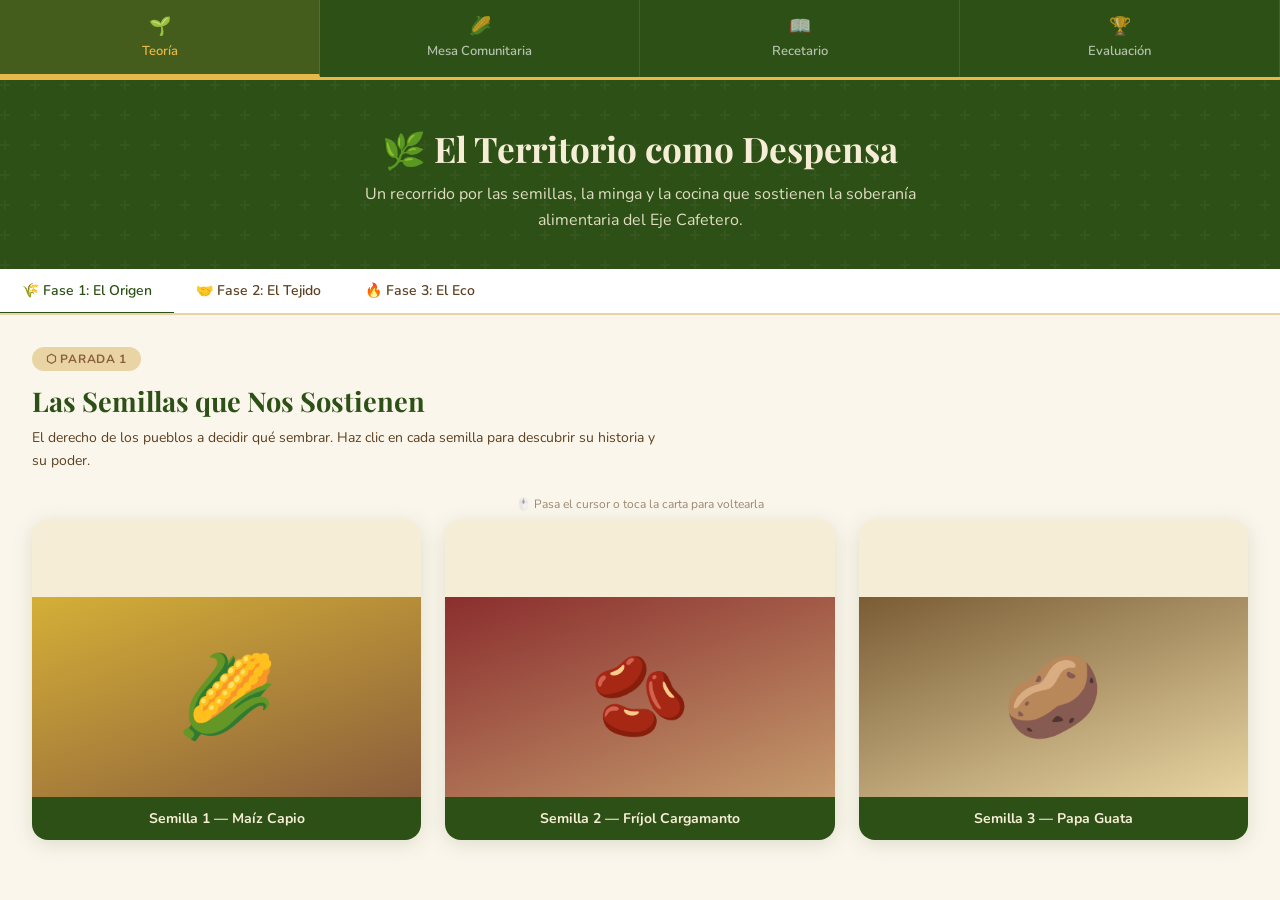
<file: cuatro.html>
<!DOCTYPE html>
<html lang="es">
<head>
<meta charset="UTF-8">
<meta name="viewport" content="width=device-width, initial-scale=1.0">
<title>Soberanía Alimentaria – Territorio, Semilla y Cuidado</title>
<link href="https://fonts.googleapis.com/css2?family=Playfair+Display:ital,wght@0,400;0,700;1,400&family=Nunito:wght@400;600;700&display=swap" rel="stylesheet">
<style>
  :root {
    --verde-oscuro: #2D5016;
    --verde-medio: #4A7C2F;
    --verde-claro: #8AB661;
    --tierra: #8B5E3C;
    --tierra-claro: #C49A6C;
    --crema: #F5EDD6;
    --crema-oscuro: #E8D5A3;
    --naranja: #D4722A;
    --rojo-frijol: #8B2E2E;
    --amarillo-maiz: #E8B84B;
    --bg-page: #FBF6EC;
    --text-dark: #2A1F0E;
    --text-mid: #5C4020;
    --shadow: 0 4px 20px rgba(45,80,22,0.15);
  }

  * { box-sizing: border-box; margin: 0; padding: 0; }

  body {
    font-family: 'Nunito', sans-serif;
    background: var(--bg-page);
    color: var(--text-dark);
    min-height: 100vh;
  }

  /* ─── NAV ─────────────────────────────────────────────── */
  .main-nav {
    background: var(--verde-oscuro);
    position: sticky;
    top: 0;
    z-index: 100;
    display: flex;
    gap: 0;
    overflow-x: auto;
    border-bottom: 3px solid var(--amarillo-maiz);
  }
  .nav-btn {
    flex: 1;
    min-width: 120px;
    padding: 14px 10px;
    background: none;
    border: none;
    color: rgba(255,255,255,0.65);
    font-family: 'Nunito', sans-serif;
    font-size: 13px;
    font-weight: 600;
    cursor: pointer;
    transition: all .25s;
    border-right: 1px solid rgba(255,255,255,0.1);
    display: flex;
    flex-direction: column;
    align-items: center;
    gap: 4px;
    text-align: center;
    position: relative;
  }
  .nav-btn .nav-icon { font-size: 18px; }
  .nav-btn:hover { color: #fff; background: rgba(255,255,255,0.08); }
  .nav-btn.active {
    color: var(--amarillo-maiz);
    background: rgba(232,184,75,0.12);
    border-bottom: 3px solid var(--amarillo-maiz);
  }
  .nav-btn .lock-badge {
    position: absolute;
    top: 4px; right: 6px;
    font-size: 12px; opacity: .5;
  }

  /* ─── SECTIONS ────────────────────────────────────────── */
  .section { display: none; padding: 0; }
  .section.active { display: block; }

  /* ─── HERO BANDS ──────────────────────────────────────── */
  .hero-band {
    padding: 48px 32px 36px;
    text-align: center;
    position: relative;
    overflow: hidden;
  }
  .hero-band::before {
    content: '';
    position: absolute; inset: 0;
    background: url("data:image/svg+xml,%3Csvg width='60' height='60' viewBox='0 0 60 60' xmlns='http://www.w3.org/2000/svg'%3E%3Cg fill='none' fill-rule='evenodd'%3E%3Cg fill='%23ffffff' fill-opacity='0.04'%3E%3Cpath d='M36 34v-4h-2v4h-4v2h4v4h2v-4h4v-2h-4zm0-30V0h-2v4h-4v2h4v4h2V6h4V4h-4zM6 34v-4H4v4H0v2h4v4h2v-4h4v-2H6zM6 4V0H4v4H0v2h4v4h2V6h4V4H6z'/%3E%3C/g%3E%3C/g%3E%3C/svg%3E");
  }
  .hero-band h1 {
    font-family: 'Playfair Display', serif;
    font-size: 2.2rem;
    line-height: 1.2;
    position: relative;
  }
  .hero-band p {
    max-width: 620px;
    margin: 12px auto 0;
    font-size: 1rem;
    line-height: 1.6;
    opacity: .9;
    position: relative;
  }
  .band-verde { background: var(--verde-oscuro); color: var(--crema); }
  .band-tierra { background: var(--tierra); color: var(--crema); }
  .band-naranja { background: var(--naranja); color: var(--crema); }
  .band-rojo { background: var(--rojo-frijol); color: var(--crema); }

  /* ─── PHASE TABS ─────────────────────────────────────── */
  .phase-tabs {
    display: flex;
    border-bottom: 2px solid var(--crema-oscuro);
    background: #fff;
    overflow-x: auto;
  }
  .phase-tab {
    padding: 12px 22px;
    background: none;
    border: none;
    font-family: 'Nunito', sans-serif;
    font-size: 14px;
    font-weight: 600;
    color: var(--text-mid);
    cursor: pointer;
    border-bottom: 3px solid transparent;
    margin-bottom: -2px;
    white-space: nowrap;
    transition: all .2s;
  }
  .phase-tab:hover { color: var(--verde-oscuro); }
  .phase-tab.active { color: var(--verde-oscuro); border-bottom-color: var(--verde-oscuro); }

  /* ─── PHASE PANELS ──────────────────────────────────── */
  .phase-panel { display: none; padding: 32px; }
  .phase-panel.active { display: block; }

  /* ─── FLIP CARDS ─────────────────────────────────────── */
  .flip-grid {
    display: grid;
    grid-template-columns: repeat(auto-fit, minmax(220px, 1fr));
    gap: 24px;
    margin-top: 8px;
  }
  .flip-card {
    perspective: 900px;
    height: 320px;
    cursor: pointer;
  }
  .flip-card-inner {
    position: relative;
    width: 100%;
    height: 100%;
    transform-style: preserve-3d;
    transition: transform .7s cubic-bezier(.4,0,.2,1);
  }
  .flip-card:hover .flip-card-inner,
  .flip-card.flipped .flip-card-inner { transform: rotateY(180deg); }
  .flip-face {
    position: absolute;
    inset: 0;
    backface-visibility: hidden;
    border-radius: 16px;
    overflow: hidden;
    box-shadow: var(--shadow);
  }
  .flip-front {
    background: var(--crema);
    display: flex;
    flex-direction: column;
    align-items: center;
    justify-content: flex-end;
  }
  .flip-front .seed-img {
    width: 100%; height: 200px;
    object-fit: cover;
    display: flex;
    align-items: center;
    justify-content: center;
    font-size: 80px;
    background: linear-gradient(160deg, var(--verde-claro) 0%, var(--tierra-claro) 100%);
  }
  .flip-front .seed-label {
    width: 100%;
    padding: 12px 16px;
    background: var(--verde-oscuro);
    color: var(--crema);
    font-weight: 700;
    font-size: 14px;
    text-align: center;
  }
  .flip-back {
    background: var(--verde-oscuro);
    color: var(--crema);
    transform: rotateY(180deg);
    padding: 20px;
    display: flex;
    flex-direction: column;
    justify-content: space-between;
  }
  .flip-back h4 {
    font-family: 'Playfair Display', serif;
    font-size: 1.1rem;
    margin-bottom: 8px;
    color: var(--amarillo-maiz);
  }
  .flip-back p {
    font-size: 12.5px;
    line-height: 1.6;
    color: rgba(245,237,214,.9);
    flex: 1;
    overflow-y: auto;
  }
  .flip-back .dato-tag {
    background: rgba(232,184,75,.2);
    border: 1px solid var(--amarillo-maiz);
    border-radius: 8px;
    padding: 6px 10px;
    font-size: 11px;
    color: var(--amarillo-maiz);
    margin-top: 10px;
  }
  .flip-hint {
    text-align: center;
    font-size: 12px;
    color: var(--text-mid);
    margin-top: 8px;
    opacity: .6;
  }

  /* ─── CAROUSEL ──────────────────────────────────────── */
  .carousel-wrap { position: relative; overflow: hidden; border-radius: 16px; margin-top: 16px; }
  .carousel-track {
    display: flex;
    transition: transform .5s ease;
  }
  .carousel-slide {
    min-width: 100%;
    background: var(--verde-oscuro);
    color: var(--crema);
    border-radius: 16px;
    overflow: hidden;
  }
  .carousel-img {
    width: 100%; height: 220px;
    display: flex;
    align-items: center;
    justify-content: center;
    font-size: 90px;
    position: relative;
  }
  .carousel-img-bg1 { background: linear-gradient(135deg, #3a6b18, #8AB661); }
  .carousel-img-bg2 { background: linear-gradient(135deg, #5a3010, #c49a6c); }
  .carousel-img-bg3 { background: linear-gradient(135deg, #1a4a3a, #4A7C2F); }
  .carousel-caption {
    padding: 20px 24px;
  }
  .carousel-caption h4 {
    font-family: 'Playfair Display', serif;
    font-size: 1.2rem;
    color: var(--amarillo-maiz);
    margin-bottom: 8px;
  }
  .carousel-caption p { font-size: 14px; line-height: 1.6; opacity: .9; }
  .carousel-controls {
    display: flex;
    align-items: center;
    justify-content: center;
    gap: 12px;
    margin-top: 14px;
  }
  .carousel-btn {
    background: var(--verde-oscuro);
    color: var(--crema);
    border: 2px solid var(--verde-claro);
    border-radius: 50%;
    width: 38px; height: 38px;
    font-size: 16px;
    cursor: pointer;
    transition: background .2s;
  }
  .carousel-btn:hover { background: var(--verde-medio); }
  .carousel-dots { display: flex; gap: 6px; }
  .carousel-dot {
    width: 10px; height: 10px;
    border-radius: 50%;
    background: var(--crema-oscuro);
    cursor: pointer;
    border: none;
    transition: background .2s;
  }
  .carousel-dot.active { background: var(--verde-oscuro); }

  /* ─── COCINA INTERACTIVA ─────────────────────────────── */
  .cocina-scene {
    background: linear-gradient(180deg, #e8d5a3 0%, #f5edd6 100%);
    border-radius: 16px;
    padding: 32px;
    margin-top: 16px;
    position: relative;
    min-height: 300px;
  }
  .cocina-title {
    font-family: 'Playfair Display', serif;
    font-size: 1.4rem;
    color: var(--tierra);
    margin-bottom: 24px;
    text-align: center;
  }
  .cocina-objects {
    display: flex;
    gap: 32px;
    justify-content: center;
    flex-wrap: wrap;
  }
  .cocina-obj {
    display: flex;
    flex-direction: column;
    align-items: center;
    gap: 10px;
    cursor: pointer;
    transition: transform .2s;
  }
  .cocina-obj:hover { transform: scale(1.08); }
  .cocina-obj.visited .obj-icon { border-color: var(--verde-oscuro); }
  .obj-icon {
    width: 100px; height: 100px;
    border-radius: 50%;
    background: var(--tierra-claro);
    display: flex;
    align-items: center;
    justify-content: center;
    font-size: 52px;
    border: 3px solid transparent;
    transition: all .3s;
    box-shadow: 0 4px 16px rgba(0,0,0,.15);
  }
  .obj-label {
    font-size: 13px;
    font-weight: 700;
    color: var(--tierra);
    text-align: center;
    max-width: 110px;
  }
  .cocina-progress {
    text-align: center;
    margin-top: 24px;
    font-size: 14px;
    color: var(--text-mid);
  }
  .progress-bar-wrap {
    background: var(--crema-oscuro);
    border-radius: 20px;
    height: 8px;
    margin: 8px auto;
    max-width: 300px;
    overflow: hidden;
  }
  .progress-bar-fill {
    height: 100%;
    background: var(--verde-oscuro);
    border-radius: 20px;
    transition: width .5s ease;
  }
  #btn-fogon {
    display: block;
    margin: 20px auto 0;
    padding: 12px 28px;
    background: var(--verde-oscuro);
    color: var(--crema);
    border: none;
    border-radius: 24px;
    font-family: 'Nunito', sans-serif;
    font-weight: 700;
    font-size: 15px;
    cursor: pointer;
    transition: all .2s;
    opacity: 0;
    pointer-events: none;
  }
  #btn-fogon.enabled { opacity: 1; pointer-events: auto; }
  #btn-fogon:hover { background: var(--verde-medio); transform: translateY(-2px); }

  /* ─── MESA DECISION ─────────────────────────────────── */
  .mesa-grid {
    display: grid;
    grid-template-columns: repeat(auto-fit, minmax(160px, 1fr));
    gap: 16px;
    margin-top: 20px;
  }
  .mesa-item {
    background: #fff;
    border: 2px solid var(--crema-oscuro);
    border-radius: 14px;
    padding: 20px 14px;
    text-align: center;
    cursor: pointer;
    transition: all .25s;
  }
  .mesa-item:hover { border-color: var(--verde-claro); transform: translateY(-3px); }
  .mesa-item.correct { border-color: var(--verde-oscuro); background: #eafbea; }
  .mesa-item.wrong { border-color: var(--rojo-frijol); background: #faeaea; }
  .mesa-item .item-icon { font-size: 40px; margin-bottom: 10px; }
  .mesa-item h5 { font-size: 14px; font-weight: 700; color: var(--text-dark); }
  .mesa-feedback {
    margin-top: 16px;
    padding: 16px;
    border-radius: 12px;
    font-size: 14px;
    line-height: 1.6;
    display: none;
  }
  .mesa-feedback.show { display: block; }
  .mesa-feedback.correct-fb { background: #eafbea; border: 1px solid var(--verde-claro); color: var(--verde-oscuro); }
  .mesa-feedback.wrong-fb { background: #faeaea; border: 1px solid var(--rojo-frijol); color: var(--rojo-frijol); }
  .fogon-visual {
    text-align: center;
    font-size: 72px;
    margin-top: 16px;
    transition: all .4s;
    min-height: 80px;
  }

  /* ─── RECETARIO FORO ─────────────────────────────────── */
  .recetario-form {
    background: #fff;
    border-radius: 16px;
    padding: 28px;
    border: 1px solid var(--crema-oscuro);
    box-shadow: var(--shadow);
    max-width: 700px;
    margin: 0 auto 32px;
  }
  .recetario-form h3 {
    font-family: 'Playfair Display', serif;
    color: var(--tierra);
    margin-bottom: 20px;
    font-size: 1.4rem;
  }
  .form-group {
    margin-bottom: 18px;
  }
  .form-group label {
    display: block;
    font-weight: 700;
    font-size: 13px;
    color: var(--text-mid);
    margin-bottom: 6px;
    text-transform: uppercase;
    letter-spacing: .04em;
  }
  .form-group input,
  .form-group textarea {
    width: 100%;
    padding: 10px 14px;
    border: 1.5px solid var(--crema-oscuro);
    border-radius: 10px;
    font-family: 'Nunito', sans-serif;
    font-size: 14px;
    background: var(--crema);
    color: var(--text-dark);
    transition: border-color .2s;
    resize: vertical;
  }
  .form-group input:focus,
  .form-group textarea:focus {
    outline: none;
    border-color: var(--verde-oscuro);
  }
  .btn-publicar {
    background: var(--tierra);
    color: #fff;
    border: none;
    padding: 12px 32px;
    border-radius: 24px;
    font-family: 'Nunito', sans-serif;
    font-weight: 700;
    font-size: 15px;
    cursor: pointer;
    transition: all .2s;
  }
  .btn-publicar:hover { background: var(--naranja); transform: translateY(-2px); }
  .recetas-wall {
    display: grid;
    grid-template-columns: repeat(auto-fill, minmax(280px, 1fr));
    gap: 20px;
    padding: 16px 0;
  }
  .receta-card {
    background: #fff;
    border-radius: 14px;
    overflow: hidden;
    border: 1px solid var(--crema-oscuro);
    box-shadow: 0 2px 12px rgba(0,0,0,.07);
    transition: transform .2s;
  }
  .receta-card:hover { transform: translateY(-4px); }
  .receta-header {
    background: var(--verde-oscuro);
    color: var(--crema);
    padding: 16px 18px;
  }
  .receta-header h4 {
    font-family: 'Playfair Display', serif;
    font-size: 1.1rem;
  }
  .receta-header .semilla-tag {
    display: inline-block;
    background: rgba(232,184,75,.25);
    color: var(--amarillo-maiz);
    font-size: 11px;
    padding: 2px 10px;
    border-radius: 20px;
    margin-top: 6px;
  }
  .receta-body { padding: 16px 18px; }
  .receta-body p { font-size: 13px; color: var(--text-mid); line-height: 1.6; }
  .receta-comments { padding: 12px 18px; border-top: 1px solid var(--crema-oscuro); }
  .comment-input {
    display: flex;
    gap: 8px;
    margin-top: 8px;
  }
  .comment-input input {
    flex: 1;
    padding: 7px 12px;
    border: 1px solid var(--crema-oscuro);
    border-radius: 20px;
    font-family: 'Nunito', sans-serif;
    font-size: 12px;
    background: var(--crema);
  }
  .comment-input button {
    background: var(--verde-oscuro);
    color: #fff;
    border: none;
    border-radius: 20px;
    padding: 7px 14px;
    font-size: 12px;
    cursor: pointer;
  }
  .comment-list {
    margin-top: 6px;
    max-height: 100px;
    overflow-y: auto;
  }
  .comment-item {
    font-size: 12px;
    color: var(--text-mid);
    padding: 4px 0;
    border-bottom: 1px solid var(--crema);
  }
  .comment-item strong { color: var(--tierra); }
  .empty-wall {
    text-align: center;
    padding: 40px;
    color: var(--text-mid);
    font-size: 14px;
    opacity: .6;
    grid-column: 1/-1;
  }
  .duplicate-msg {
    color: var(--rojo-frijol);
    font-size: 13px;
    margin-top: 8px;
    display: none;
  }

  /* ─── EVALUACIÓN ─────────────────────────────────────── */
  .eval-wrap { max-width: 760px; margin: 0 auto; }
  .eval-progress {
    display: flex;
    justify-content: space-between;
    align-items: center;
    margin-bottom: 24px;
    flex-wrap: wrap;
    gap: 12px;
  }
  .eval-counter {
    font-size: 13px;
    color: var(--text-mid);
  }
  .score-bar-wrap {
    background: var(--crema-oscuro);
    border-radius: 20px;
    height: 8px;
    flex: 1;
    overflow: hidden;
    min-width: 100px;
  }
  .score-bar-fill {
    height: 100%;
    background: var(--verde-oscuro);
    border-radius: 20px;
    transition: width .4s;
  }
  .caso-card {
    background: #fff;
    border-radius: 16px;
    padding: 28px;
    box-shadow: var(--shadow);
    border: 1px solid var(--crema-oscuro);
    display: none;
  }
  .caso-card.active { display: block; }
  .caso-badge {
    display: inline-block;
    background: var(--tierra-claro);
    color: #fff;
    font-size: 11px;
    font-weight: 700;
    padding: 3px 12px;
    border-radius: 20px;
    margin-bottom: 14px;
    text-transform: uppercase;
    letter-spacing: .05em;
  }
  .caso-situacion {
    background: var(--crema);
    border-left: 4px solid var(--verde-oscuro);
    padding: 14px 18px;
    border-radius: 0 10px 10px 0;
    margin-bottom: 20px;
    font-size: 14px;
    line-height: 1.6;
    color: var(--text-mid);
  }
  .caso-pregunta {
    font-family: 'Playfair Display', serif;
    font-size: 1.1rem;
    margin-bottom: 16px;
    color: var(--text-dark);
  }
  .opciones-grid {
    display: flex;
    flex-direction: column;
    gap: 10px;
  }
  .opcion-btn {
    width: 100%;
    text-align: left;
    padding: 14px 18px;
    border: 2px solid var(--crema-oscuro);
    border-radius: 12px;
    background: #fff;
    font-family: 'Nunito', sans-serif;
    font-size: 14px;
    color: var(--text-dark);
    cursor: pointer;
    transition: all .2s;
    display: flex;
    gap: 12px;
    align-items: flex-start;
  }
  .opcion-btn:hover { border-color: var(--verde-claro); background: #f8fef4; }
  .opcion-btn.correct { border-color: var(--verde-oscuro); background: #eafbea; color: var(--verde-oscuro); }
  .opcion-btn.wrong { border-color: var(--rojo-frijol); background: #faeaea; color: var(--rojo-frijol); }
  .opcion-btn:disabled { cursor: default; }
  .opcion-letra {
    font-weight: 700;
    min-width: 22px;
    color: var(--tierra-claro);
  }
  .eval-feedback {
    margin-top: 16px;
    padding: 14px 18px;
    border-radius: 12px;
    font-size: 14px;
    line-height: 1.6;
    display: none;
  }
  .eval-feedback.show { display: block; }
  .eval-feedback.correct-fb { background: #eafbea; border: 1px solid var(--verde-claro); color: var(--verde-oscuro); }
  .eval-feedback.wrong-fb { background: #faeaea; border: 1px solid var(--rojo-frijol); color: var(--rojo-frijol); }
  .btn-siguiente {
    margin-top: 16px;
    padding: 12px 28px;
    background: var(--verde-oscuro);
    color: #fff;
    border: none;
    border-radius: 24px;
    font-family: 'Nunito', sans-serif;
    font-weight: 700;
    font-size: 14px;
    cursor: pointer;
    display: none;
    transition: all .2s;
  }
  .btn-siguiente.show { display: inline-block; }
  .btn-siguiente:hover { background: var(--verde-medio); }
  .eval-resultado {
    display: none;
    text-align: center;
    padding: 40px 20px;
  }
  .eval-resultado.show { display: block; }
  .resultado-score {
    font-family: 'Playfair Display', serif;
    font-size: 4rem;
    color: var(--verde-oscuro);
  }
  .resultado-msg {
    font-size: 1.1rem;
    color: var(--text-mid);
    margin-top: 12px;
    max-width: 500px;
    margin-left: auto;
    margin-right: auto;
    line-height: 1.6;
  }
  .btn-reiniciar {
    margin-top: 24px;
    padding: 12px 32px;
    background: var(--tierra);
    color: #fff;
    border: none;
    border-radius: 24px;
    font-family: 'Nunito', sans-serif;
    font-weight: 700;
    font-size: 15px;
    cursor: pointer;
    transition: all .2s;
  }
  .btn-reiniciar:hover { background: var(--naranja); }

  /* ─── MODAL ──────────────────────────────────────────── */
  .modal-overlay {
    display: none;
    position: fixed;
    inset: 0;
    background: rgba(0,0,0,.65);
    z-index: 200;
    align-items: center;
    justify-content: center;
    padding: 20px;
  }
  .modal-overlay.open { display: flex; }
  .modal-box {
    background: var(--crema);
    border-radius: 20px;
    max-width: 520px;
    width: 100%;
    padding: 32px;
    position: relative;
    animation: slideUp .3s ease;
  }
  @keyframes slideUp {
    from { transform: translateY(30px); opacity: 0; }
    to { transform: translateY(0); opacity: 1; }
  }
  .modal-icon { font-size: 56px; text-align: center; margin-bottom: 16px; }
  .modal-box h3 {
    font-family: 'Playfair Display', serif;
    font-size: 1.4rem;
    color: var(--tierra);
    margin-bottom: 12px;
  }
  .modal-box p {
    font-size: 14px;
    line-height: 1.7;
    color: var(--text-mid);
  }
  .modal-close {
    position: absolute;
    top: 16px; right: 20px;
    background: none;
    border: none;
    font-size: 22px;
    cursor: pointer;
    color: var(--text-mid);
  }

  /* ─── SECTION HEADER ─────────────────────────────────── */
  .section-label {
    display: inline-flex;
    align-items: center;
    gap: 8px;
    background: var(--crema-oscuro);
    border-radius: 20px;
    padding: 4px 14px;
    font-size: 12px;
    font-weight: 700;
    color: var(--tierra);
    text-transform: uppercase;
    letter-spacing: .06em;
    margin-bottom: 12px;
  }
  h2.parada-title {
    font-family: 'Playfair Display', serif;
    font-size: 1.7rem;
    color: var(--verde-oscuro);
    margin-bottom: 8px;
  }
  .parada-desc {
    font-size: 14px;
    color: var(--text-mid);
    margin-bottom: 24px;
    max-width: 640px;
    line-height: 1.6;
  }

  /* ─── UTIL ───────────────────────────────────────────── */
  .divider {
    height: 2px;
    background: linear-gradient(90deg, transparent, var(--crema-oscuro), transparent);
    margin: 36px 0;
  }
  @media (max-width: 600px) {
    .hero-band h1 { font-size: 1.6rem; }
    .phase-panel { padding: 20px 16px; }
    .cocina-objects { gap: 16px; }
    .obj-icon { width: 80px; height: 80px; font-size: 40px; }
  }
</style>
</head>
<body>

<!-- ═══════ NAV ═══════ -->
<nav class="main-nav" role="navigation" aria-label="Navegación principal">
  <button class="nav-btn active" onclick="showSection('teorica')">
    <span class="nav-icon">🌱</span>Teoría
  </button>
  <button class="nav-btn" onclick="showSection('mesa')">
    <span class="nav-icon">🌽</span>Mesa Comunitaria
  </button>
  <button class="nav-btn" onclick="showSection('recetario')">
    <span class="nav-icon">📖</span>Recetario
  </button>
  <button class="nav-btn" onclick="showSection('evaluacion')">
    <span class="nav-icon">🏆</span>Evaluación
  </button>
</nav>

<!-- ═══════════════════════════════════════════════════════ -->
<!-- SECCIÓN TEÓRICA                                        -->
<!-- ═══════════════════════════════════════════════════════ -->
<div id="sec-teorica" class="section active">
  <div class="hero-band band-verde">
    <h1>🌿 El Territorio como Despensa</h1>
    <p>Un recorrido por las semillas, la minga y la cocina que sostienen la soberanía alimentaria del Eje Cafetero.</p>
  </div>

  <div class="phase-tabs">
    <button class="phase-tab active" onclick="showPhase(this,'p1')">🌾 Fase 1: El Origen</button>
    <button class="phase-tab" onclick="showPhase(this,'p2')">🤝 Fase 2: El Tejido</button>
    <button class="phase-tab" onclick="showPhase(this,'p3')">🔥 Fase 3: El Eco</button>
  </div>

  <!-- FASE 1 -->
  <div id="phase-p1" class="phase-panel active">
    <span class="section-label">⬡ Parada 1</span>
    <h2 class="parada-title">Las Semillas que Nos Sostienen</h2>
    <p class="parada-desc">El derecho de los pueblos a decidir qué sembrar. Haz clic en cada semilla para descubrir su historia y su poder.</p>
    <p class="flip-hint">🖱️ Pasa el cursor o toca la carta para voltearla</p>

    <div class="flip-grid">
      <!-- Maíz Capio -->
      <div class="flip-card" onclick="this.classList.toggle('flipped')">
        <div class="flip-card-inner">
          <div class="flip-face flip-front">
            <div class="seed-img" style="background:linear-gradient(160deg,#d4af37,#8B5E3C)">🌽</div>
            <div class="seed-label">Semilla 1 — Maíz Capio</div>
          </div>
          <div class="flip-face flip-back">
            <div>
              <h4>🌽 El Grano de la Identidad</h4>
              <p><strong>Soberanía y Diversidad:</strong> Variedad criolla esencial en la zona cafetera para arepas de mote y almojábanas.</p>
            </div>
            <div class="dato-tag">
              💡 <strong>Dato Real:</strong> A diferencia del maíz transgénico, el Capio permite la "resiembra": el agricultor guarda los mejores granos sin depender de multinacionales.
            </div>
          </div>
        </div>
      </div>

      <!-- Fríjol Cargamanto -->
      <div class="flip-card" onclick="this.classList.toggle('flipped')">
        <div class="flip-card-inner">
          <div class="flip-face flip-front">
            <div class="seed-img" style="background:linear-gradient(160deg,#8B2E2E,#c49a6c)">🫘</div>
            <div class="seed-label">Semilla 2 — Fríjol Cargamanto</div>
          </div>
          <div class="flip-face flip-back">
            <div>
              <h4>🫘 La Base del Cuidado</h4>
              <p><strong>Territorio y Nutrición:</strong> Protagonista de la bandeja, sustento proteico familiar en Quindío y Risaralda.</p>
            </div>
            <div class="dato-tag">
              💡 <strong>Dato Real:</strong> Crece trepando por el tallo del maíz (asociación), fijando nitrógeno sin fertilizantes. La soberanía no es monocultivo: es un sistema vivo.
            </div>
          </div>
        </div>
      </div>

      <!-- Papa Guata -->
      <div class="flip-card" onclick="this.classList.toggle('flipped')">
        <div class="flip-card-inner">
          <div class="flip-face flip-front">
            <div class="seed-img" style="background:linear-gradient(160deg,#7a5c35,#e8d5a3)">🥔</div>
            <div class="seed-label">Semilla 3 — Papa Guata</div>
          </div>
          <div class="flip-face flip-back">
            <div>
              <h4>🥔 La Resistencia de Altura</h4>
              <p><strong>Saberes Ancestrales:</strong> En zonas altas del Eje Cafetero, resiste heladas y plagas mejor que las variedades "mejoradas".</p>
            </div>
            <div class="dato-tag">
              💡 <strong>Dato Real:</strong> Su diversidad genética es un seguro climático: si el clima cambia, siempre habrá alguna planta que sobreviva.
            </div>
          </div>
        </div>
      </div>
    </div>
  </div><!-- /fase1 -->

  <!-- FASE 2 -->
  <div id="phase-p2" class="phase-panel">
    <span class="section-label">⬡ Parada 2</span>
    <h2 class="parada-title">La Minga de la Cosecha</h2>
    <p class="parada-desc">El tejido comunitario y el trueque como economía del cuidado en la finca cafetera. Navega por las imágenes de la colaboración.</p>

    <div class="carousel-wrap">
      <div class="carousel-track" id="carouselTrack">
        <div class="carousel-slide">
          <div class="carousel-img carousel-img-bg1">👩‍🌾</div>
          <div class="carousel-caption">
            <h4>"La fuerza del convite"</h4>
            <p>Un grupo de vecinos deshierba una huerta circular juntos. Aquí el alimento no es una mercancía: es el motor que une a la vereda para trabajar la tierra del vecino como si fuera propia.</p>
          </div>
        </div>
        <div class="carousel-slide">
          <div class="carousel-img carousel-img-bg2">🍌</div>
          <div class="carousel-caption">
            <h4>"El Trueque: Economía del Cuidado"</h4>
            <p>Una mesa larga de madera donde alguien pone un racimo de Plátano Dominico-Hartón y otra persona entrega café de origen. El alimento circula para que a nadie le falte nada; intercambiar es un acto de confianza.</p>
          </div>
        </div>
        <div class="carousel-slide">
          <div class="carousel-img carousel-img-bg3">🍲</div>
          <div class="carousel-caption">
            <h4>"Comer es un acto político y comunitario"</h4>
            <p>Todos sentados alrededor de una olla grande de sancocho servido en hojas de bijao. Compartir el plato es la máxima expresión de cuidado: es donde la comunidad se reconoce y se protege.</p>
          </div>
        </div>
      </div>
    </div>
    <div class="carousel-controls">
      <button class="carousel-btn" onclick="moveCarousel(-1)">&#8592;</button>
      <div class="carousel-dots" id="carouselDots">
        <button class="carousel-dot active" onclick="goCarousel(0)"></button>
        <button class="carousel-dot" onclick="goCarousel(1)"></button>
        <button class="carousel-dot" onclick="goCarousel(2)"></button>
      </div>
      <button class="carousel-btn" onclick="moveCarousel(1)">&#8594;</button>
    </div>
  </div><!-- /fase2 -->

  <!-- FASE 3 -->
  <div id="phase-p3" class="phase-panel">
    <span class="section-label">⬡ Parada 3</span>
    <h2 class="parada-title">La Cocina como Templo</h2>
    <p class="parada-desc">Haz clic en cada elemento de la cocina de leña para descubrir la teoría que guarda. Debes explorar ambos para continuar.</p>

    <div class="cocina-scene">
      <div class="cocina-title">🏡 Interior de la cocina de leña</div>
      <div class="cocina-objects">
        <div class="cocina-obj" id="obj-fogon" onclick="clickCocinaObj('fogon')">
          <div class="obj-icon" style="background:linear-gradient(160deg,#c49a6c,#8B5E3C)">🔥</div>
          <div class="obj-label">Estufa de Leña<br><small style="font-weight:400;font-size:11px">(Fogón de tres piedras)</small></div>
        </div>
        <div class="cocina-obj" id="obj-canasto" onclick="clickCocinaObj('canasto')">
          <div class="obj-icon" style="background:linear-gradient(160deg,#4A7C2F,#8AB661)">🧺</div>
          <div class="obj-label">Canasto de Bejuco<br><small style="font-weight:400;font-size:11px">(Colgado en la pared)</small></div>
        </div>
      </div>
      <div class="cocina-progress">
        <div id="cocina-progress-text">Explora los elementos: <span id="cocina-count">0</span>/2</div>
        <div class="progress-bar-wrap">
          <div class="progress-bar-fill" id="cocina-prog-bar" style="width:0%"></div>
        </div>
      </div>
      <button id="btn-fogon" onclick="showSection('mesa')">🔥 Ir al Fogón de la Memoria →</button>
    </div>
  </div><!-- /fase3 -->
</div><!-- /sec-teorica -->

<!-- ═══════════════════════════════════════════════════════ -->
<!-- MESA COMUNITARIA                                       -->
<!-- ═══════════════════════════════════════════════════════ -->
<div id="sec-mesa" class="section">
  <div class="hero-band band-tierra">
    <h1>🌽 La Mesa Comunitaria</h1>
    <p>Selecciona qué elementos representan la <strong>Soberanía Alimentaria</strong>. ¿Qué pones en la mesa del territorio?</p>
  </div>
  <div style="padding:32px;max-width:800px;margin:0 auto">
    <span class="section-label">🧭 Elige con sabiduría</span>
    <h2 class="parada-title">¿Qué nutre el territorio?</h2>
    <p class="parada-desc">Haz clic en cada elemento de la mesa. Algunos encienden el fogón de la soberanía; otros lo apagan. Aprende de cada elección.</p>

    <div class="mesa-grid" id="mesaGrid">
      <div class="mesa-item" onclick="evaluarMesa(this, true, '¡Exacto! Las semillas nativas son la base de la soberanía. Al guardarlas, el pueblo controla su propio futuro alimentario.')">
        <div class="item-icon">🌽</div>
        <h5>Semillas nativas</h5>
      </div>
      <div class="mesa-item" onclick="evaluarMesa(this, false, 'El monocultivo industrial prioriza la exportación sobre la alimentación local y degrada la biodiversidad del suelo. Rompe el ciclo territorial.')">
        <div class="item-icon">🏭</div>
        <h5>Monocultivo industrial</h5>
      </div>
      <div class="mesa-item" onclick="evaluarMesa(this, true, '¡Muy bien! El trueque fortalece el tejido social y mantiene el alimento circulando dentro de la comunidad, sin depender del mercado global.')">
        <div class="item-icon">🔄</div>
        <h5>Trueque comunitario</h5>
      </div>
      <div class="mesa-item" onclick="evaluarMesa(this, false, 'Los pesticidas industriales deterioran el suelo, contaminan el agua y crean dependencia de empresas externas. La soberanía busca técnicas que regeneren el territorio.')">
        <div class="item-icon">☠️</div>
        <h5>Pesticidas industriales</h5>
      </div>
      <div class="mesa-item" onclick="evaluarMesa(this, true, '¡Correcto! La huerta diversa es la farmacia y el mercado local del territorio. Su biodiversidad garantiza resiliencia ante el cambio climático.')">
        <div class="item-icon">🥦</div>
        <h5>Huerta diversa</h5>
      </div>
      <div class="mesa-item" onclick="evaluarMesa(this, false, 'Las semillas patentadas obligan al agricultor a comprar cada temporada a multinacionales, eliminando la autonomía y la resiembra ancestral.')">
        <div class="item-icon">🔒</div>
        <h5>Semillas patentadas</h5>
      </div>
    </div>

    <div id="mesaFeedback" class="mesa-feedback"></div>
    <div class="fogon-visual" id="fogonVisual">🍳</div>
  </div>
</div>

<!-- ═══════════════════════════════════════════════════════ -->
<!-- RECETARIO (FORO)                                       -->
<!-- ═══════════════════════════════════════════════════════ -->
<div id="sec-recetario" class="section">
  <div class="hero-band band-naranja">
    <h1>📖 Recetario de Saberes</h1>
    <p>Construye el libro vivo del territorio. Comparte tu receta con contexto, relato y raíz comunitaria.</p>
  </div>
  <div style="padding:32px">

    <div class="recetario-form">
      <h3>✍️ Publica tu receta</h3>
      <div class="form-group">
        <label>🍽️ Nombre del plato</label>
        <input type="text" id="inp-plato" placeholder="Ej: Sudado de Guineo con Frijolito">
      </div>
      <div class="form-group">
        <label>🌱 Ingrediente de la Tierra (semilla o planta local)</label>
        <input type="text" id="inp-semilla" placeholder="Ej: Guineo hartón de la huerta">
      </div>
      <div class="form-group">
        <label>💬 Relato del Cuidado (¿quién te enseñó o cómo cuida a tu comunidad?)</label>
        <textarea id="inp-relato" rows="3" placeholder="Mi abuela lo preparaba cada domingo en leña…"></textarea>
      </div>
      <div class="form-group">
        <label>👤 Tu nombre o alias</label>
        <input type="text" id="inp-autor" placeholder="Ej: Valentina, la de la vereda El Congal">
      </div>
      <button class="btn-publicar" onclick="publicarReceta()">🌿 Publicar en el Muro</button>
      <div class="duplicate-msg" id="duplicateMsg">⚠️ Ya existe una receta con ese nombre. ¡Sé original!</div>
    </div>

    <h3 style="font-family:'Playfair Display',serif;color:var(--verde-oscuro);margin-bottom:16px;text-align:center">🌿 Muro Comunitario de Recetas</h3>
    <div class="recetas-wall" id="recetasWall">
      <div class="empty-wall" id="emptyWall">Aún no hay recetas. ¡Sé el primero en compartir un saber!</div>
    </div>
  </div>
</div>

<!-- ═══════════════════════════════════════════════════════ -->
<!-- EVALUACIÓN                                             -->
<!-- ═══════════════════════════════════════════════════════ -->
<div id="sec-evaluacion" class="section">
  <div class="hero-band band-rojo">
    <h1>🏆 Evaluación: Casos del Territorio</h1>
    <p>Situaciones reales del Eje Cafetero. Demuestra que sabes aplicar los conceptos.</p>
  </div>
  <div style="padding:32px">
    <div class="eval-wrap">

      <div class="eval-progress">
        <span class="eval-counter" id="evalCounter">Caso 1 de 4</span>
        <div class="score-bar-wrap">
          <div class="score-bar-fill" id="scoreBar" style="width:0%"></div>
        </div>
        <span class="eval-counter" id="scoreLabel">0 pts</span>
      </div>

      <!-- CASO 1 -->
      <div class="caso-card active" id="caso-0">
        <span class="caso-badge">🌾 Caso #1 — El Banco de Semillas</span>
        <div class="caso-situacion">
          En una vereda del Quindío, una asociación campesina decide crear un "Banco de Semillas" propio para no depender de la compra de semillas comerciales cada temporada.
        </div>
        <div class="caso-pregunta">¿Qué concepto ancestral están aplicando principalmente?</div>
        <div class="opciones-grid">
          <button class="opcion-btn" onclick="responder(0,this,true,'¡Excelente análisis! Al guardar y proteger sus propias semillas, la comunidad recupera el poder sobre su futuro y su alimento, sin permisos externos.')">
            <span class="opcion-letra">A</span> Soberanía Alimentaria
          </button>
          <button class="opcion-btn" onclick="responder(0,this,false,'Cerca, pero no. La seguridad industrial solo se preocupa por \"tener comida\", sin importar si la semilla es comprada o modificada. Aquí el foco es la autonomía.')">
            <span class="opcion-letra">B</span> Seguridad Alimentaria Industrial
          </button>
          <button class="opcion-btn" onclick="responder(0,this,false,'¡Piénsalo de nuevo! El monocultivo suele usar semillas de laboratorio que no se pueden guardar. El banco de semillas busca todo lo contrario: diversidad.')">
            <span class="opcion-letra">C</span> Monocultivo Tecnificado
          </button>
        </div>
        <div class="eval-feedback" id="fb-0"></div>
        <button class="btn-siguiente" id="next-0" onclick="siguienteCaso(1)">Siguiente caso →</button>
      </div>

      <!-- CASO 2 -->
      <div class="caso-card" id="caso-1">
        <span class="caso-badge">🤝 Caso #2 — La Minga de Deshierbe</span>
        <div class="caso-situacion">
          Doña Cecilia, agricultora de Salento, convoca a sus vecinos para deshierbar su huerta. Ella no paga con dinero: la próxima semana todos trabajarán juntos en la huerta de otro vecino. Al terminar, comen sancocho en colectivo.
        </div>
        <div class="caso-pregunta">¿Qué práctica económica está ejerciendo Doña Cecilia?</div>
        <div class="opciones-grid">
          <button class="opcion-btn" onclick="responder(1,this,false,'El comercio justo implica precios equitativos en mercados monetarios. Aquí no hay dinero de por medio; es una lógica diferente.')">
            <span class="opcion-letra">A</span> Comercio Justo
          </button>
          <button class="opcion-btn" onclick="responder(1,this,true,'¡Correcto! El convite es la forma más pura de economía del cuidado: trabajo colectivo, sin mediación de dinero, que fortalece el tejido social de la vereda.')">
            <span class="opcion-letra">B</span> Convite / Economía del Cuidado
          </button>
          <button class="opcion-btn" onclick="responder(1,this,false,'El cooperativismo moderno implica una estructura legal formal. Lo que describe Doña Cecilia es una práctica ancestral más directa: el convite.')">
            <span class="opcion-letra">C</span> Cooperativismo moderno
          </button>
        </div>
        <div class="eval-feedback" id="fb-1"></div>
        <button class="btn-siguiente" id="next-1" onclick="siguienteCaso(2)">Siguiente caso →</button>
      </div>

      <!-- CASO 3 -->
      <div class="caso-card" id="caso-2">
        <span class="caso-badge">🥔 Caso #3 — La Papa que Sobrevivió</span>
        <div class="caso-situacion">
          Un invierno inusualmente largo arruinó el 80% de los cultivos de papa comercial en una vereda de Risaralda. Sin embargo, los agricultores que mantenían variedades nativas como la Papa Colorada o la Guata apenas sufrieron pérdidas.
        </div>
        <div class="caso-pregunta">¿Cuál es el principio de soberanía que protegió a estos agricultores?</div>
        <div class="opciones-grid">
          <button class="opcion-btn" onclick="responder(2,this,false,'El subsidio es una política gubernamental. Aquí el factor protector fue interno a la comunidad, no externo.')">
            <span class="opcion-letra">A</span> Subsidio estatal al agro
          </button>
          <button class="opcion-btn" onclick="responder(2,this,false,'La tecnificación suele favorecer las variedades comerciales uniformes, que son precisamente las que fallaron. La solución vino de lo opuesto.')">
            <span class="opcion-letra">B</span> Tecnificación del cultivo
          </button>
          <button class="opcion-btn" onclick="responder(2,this,true,'¡Muy bien! La diversidad genética de las variedades nativas es el seguro más antiguo del mundo. Cuando una falla, otra resiste. Esto es resiliencia desde la soberanía alimentaria.')">
            <span class="opcion-letra">C</span> Biodiversidad como resiliencia climática
          </button>
        </div>
        <div class="eval-feedback" id="fb-2"></div>
        <button class="btn-siguiente" id="next-2" onclick="siguienteCaso(3)">Siguiente caso →</button>
      </div>

      <!-- CASO 4 -->
      <div class="caso-card" id="caso-3">
        <span class="caso-badge">🔥 Caso #4 — La Cocina que Enseña</span>
        <div class="caso-situacion">
          La abuela Rosalba le enseña a su nieto Tomás cuándo sembrar la yuca según la fase de la luna, cómo preparar un caldo de ahuyama para las gripes y qué hierbas del jardín sirven para curar el mal de estómago. Todo mientras aviva el fogón.
        </div>
        <div class="caso-pregunta">¿Qué forma de transmisión del saber está usando la abuela Rosalba?</div>
        <div class="opciones-grid">
          <button class="opcion-btn" onclick="responder(3,this,false,'La escolarización formal implica aulas, libros y currículos. Lo que hace la abuela es un proceso mucho más íntimo y situado en el territorio.')">
            <span class="opcion-letra">A</span> Escolarización formal
          </button>
          <button class="opcion-btn" onclick="responder(3,this,false,'La agricultura de precisión usa tecnología digital y sensores. La abuela usa algo más antiguo y más efectivo: el cuerpo, el fuego y la palabra.')">
            <span class="opcion-letra">B</span> Agricultura de precisión digital
          </button>
          <button class="opcion-btn" onclick="responder(3,this,true,'¡Perfecto! La oralidad en la cocina es la escuela más antigua: transmite tecnología agrícola, medicina ancestral y memoria cultural al mismo tiempo, alrededor del fuego.')">
            <span class="opcion-letra">C</span> Oralidad y pedagogía de la cocina
          </button>
        </div>
        <div class="eval-feedback" id="fb-3"></div>
        <button class="btn-siguiente" id="next-3" onclick="mostrarResultado()">Ver mi resultado 🌿</button>
      </div>

      <!-- RESULTADO -->
      <div class="eval-resultado" id="evalResultado">
        <div class="resultado-score" id="resultadoScore">0/4</div>
        <div style="font-size:72px;margin:12px 0" id="resultadoEmoji">🌱</div>
        <div class="resultado-msg" id="resultadoMsg"></div>
        <button class="btn-reiniciar" onclick="reiniciarEval()">🔄 Intentar de nuevo</button>
      </div>

    </div>
  </div>
</div>

<!-- ═══════ MODAL ═══════ -->
<div class="modal-overlay" id="modalOverlay" onclick="closeModal(event)">
  <div class="modal-box">
    <button class="modal-close" onclick="closeModalBtn()">✕</button>
    <div class="modal-icon" id="modalIcon"></div>
    <h3 id="modalTitle"></h3>
    <p id="modalBody"></p>
  </div>
</div>

<script>
// ─── NAVIGATION ─────────────────────────────────────────
function showSection(id) {
  document.querySelectorAll('.section').forEach(s => s.classList.remove('active'));
  document.querySelectorAll('.nav-btn').forEach(b => b.classList.remove('active'));
  document.getElementById('sec-' + id).classList.add('active');
  const idx = ['teorica','mesa','recetario','evaluacion'].indexOf(id);
  document.querySelectorAll('.nav-btn')[idx].classList.add('active');
  window.scrollTo({top:0, behavior:'smooth'});
}

// ─── PHASE TABS ─────────────────────────────────────────
function showPhase(btn, phaseId) {
  document.querySelectorAll('.phase-tab').forEach(t => t.classList.remove('active'));
  document.querySelectorAll('.phase-panel').forEach(p => p.classList.remove('active'));
  btn.classList.add('active');
  document.getElementById('phase-' + phaseId).classList.add('active');
}

// ─── CAROUSEL ───────────────────────────────────────────
let carouselIdx = 0;
const totalSlides = 3;
function moveCarousel(dir) {
  carouselIdx = (carouselIdx + dir + totalSlides) % totalSlides;
  updateCarousel();
}
function goCarousel(i) { carouselIdx = i; updateCarousel(); }
function updateCarousel() {
  document.getElementById('carouselTrack').style.transform = `translateX(-${carouselIdx * 100}%)`;
  document.querySelectorAll('.carousel-dot').forEach((d,i) => d.classList.toggle('active', i === carouselIdx));
}

// ─── COCINA OBJETOS ──────────────────────────────────────
const cocinaData = {
  fogon: {
    icon: '🔥',
    title: 'Teoría del Fuego y la Palabra',
    body: 'El fuego es el primer pedagogo. Mientras se aviva la llama, se cuentan las historias de los ancestros. La oralidad en la cocina es nuestra principal escuela de tecnología agrícola y social: aquí aprendemos cuándo sembrar según la luna y cómo curar con las plantas de la huerta.'
  },
  canasto: {
    icon: '🧺',
    title: 'Teoría de la Biodiversidad',
    body: 'El canasto es el símbolo de la carga y la abundancia. Un canasto lleno de diversos frutos (arracacha, cidra, café, naranja) garantiza que si una cosecha falla, las otras nos sostienen. Esto es biodiversidad: la farmacia y el supermercado natural de nuestra gente.'
  }
};
const cocinaVisited = {fogon: false, canasto: false};

function clickCocinaObj(key) {
  cocinaVisited[key] = true;
  document.getElementById('obj-' + key).classList.add('visited');
  document.getElementById('obj-' + key).querySelector('.obj-icon').style.border = '3px solid var(--verde-oscuro)';
  const count = Object.values(cocinaVisited).filter(Boolean).length;
  document.getElementById('cocina-count').textContent = count;
  document.getElementById('cocina-prog-bar').style.width = (count / 2 * 100) + '%';
  if (count === 2) {
    const btn = document.getElementById('btn-fogon');
    btn.classList.add('enabled');
    document.getElementById('cocina-progress-text').textContent = '✅ ¡Has descubierto todos los saberes de la cocina!';
  }
  openModal(cocinaData[key].icon, cocinaData[key].title, cocinaData[key].body);
}

// ─── MODAL ───────────────────────────────────────────────
function openModal(icon, title, body) {
  document.getElementById('modalIcon').textContent = icon;
  document.getElementById('modalTitle').textContent = title;
  document.getElementById('modalBody').textContent = body;
  document.getElementById('modalOverlay').classList.add('open');
}
function closeModal(e) { if (e.target === document.getElementById('modalOverlay')) closeModalBtn(); }
function closeModalBtn() { document.getElementById('modalOverlay').classList.remove('open'); }

// ─── MESA COMUNITARIA ────────────────────────────────────
function evaluarMesa(el, correcto, msg) {
  el.classList.add(correcto ? 'correct' : 'wrong');
  el.style.pointerEvents = 'none';
  const fb = document.getElementById('mesaFeedback');
  fb.textContent = (correcto ? '✅ ' : '❌ ') + msg;
  fb.className = 'mesa-feedback show ' + (correcto ? 'correct-fb' : 'wrong-fb');
  if (correcto) {
    document.getElementById('fogonVisual').textContent = '🔥';
  } else {
    document.getElementById('fogonVisual').textContent = '💨';
  }
}

// ─── RECETARIO ──────────────────────────────────────────
function getRecetas() {
  try { return JSON.parse(localStorage.getItem('soberania_recetas') || '[]'); } catch { return []; }
}
function saveRecetas(arr) { localStorage.setItem('soberania_recetas', JSON.stringify(arr)); }

function publicarReceta() {
  const plato = document.getElementById('inp-plato').value.trim();
  const semilla = document.getElementById('inp-semilla').value.trim();
  const relato = document.getElementById('inp-relato').value.trim();
  const autor = document.getElementById('inp-autor').value.trim() || 'Anónimo';
  if (!plato || !semilla || !relato) { alert('Por favor completa al menos el nombre del plato, la semilla y el relato.'); return; }

  const recetas = getRecetas();
  const duplicado = recetas.find(r => r.plato.toLowerCase() === plato.toLowerCase());
  const dupMsg = document.getElementById('duplicateMsg');
  if (duplicado) { dupMsg.style.display = 'block'; return; }
  dupMsg.style.display = 'none';

  const nueva = { id: Date.now(), plato, semilla, relato, autor, comentarios: [] };
  recetas.push(nueva);
  saveRecetas(recetas);
  renderRecetas();
  document.getElementById('inp-plato').value = '';
  document.getElementById('inp-semilla').value = '';
  document.getElementById('inp-relato').value = '';
  document.getElementById('inp-autor').value = '';
}

function agregarComentario(id) {
  const input = document.getElementById('com-inp-' + id);
  const texto = input.value.trim();
  if (!texto) return;
  const recetas = getRecetas();
  const r = recetas.find(x => x.id === id);
  if (r) {
    r.comentarios.push({ texto, ts: Date.now() });
    saveRecetas(recetas);
    renderRecetas();
  }
}

function renderRecetas() {
  const recetas = getRecetas();
  const wall = document.getElementById('recetasWall');
  const empty = document.getElementById('emptyWall');
  if (recetas.length === 0) { empty.style.display = 'block'; wall.innerHTML = ''; wall.appendChild(empty); return; }
  if (empty) empty.style.display = 'none';
  wall.innerHTML = recetas.map(r => `
    <div class="receta-card">
      <div class="receta-header">
        <h4>🍽️ ${r.plato}</h4>
        <span class="semilla-tag">🌱 ${r.semilla}</span>
      </div>
      <div class="receta-body">
        <p>${r.relato}</p>
        <p style="margin-top:8px;font-size:12px;color:var(--tierra-claro)">— ${r.autor}</p>
      </div>
      <div class="receta-comments">
        <div style="font-size:12px;font-weight:700;color:var(--text-mid);margin-bottom:6px">💬 Comentarios (${r.comentarios.length})</div>
        <div class="comment-list">
          ${r.comentarios.map(c => `<div class="comment-item">${c.texto}</div>`).join('')}
        </div>
        <div class="comment-input">
          <input type="text" id="com-inp-${r.id}" placeholder="Añade un comentario…">
          <button onclick="agregarComentario(${r.id})">Enviar</button>
        </div>
      </div>
    </div>
  `).join('');
}

// ─── EVALUACIÓN ──────────────────────────────────────────
let evalScore = 0;
let evalAnswered = [false,false,false,false];

function responder(casoIdx, btn, correcto, feedback) {
  if (evalAnswered[casoIdx]) return;
  evalAnswered[casoIdx] = true;
  const allBtns = btn.closest('.opciones-grid').querySelectorAll('.opcion-btn');
  allBtns.forEach(b => b.disabled = true);
  btn.classList.add(correcto ? 'correct' : 'wrong');
  const fb = document.getElementById('fb-' + casoIdx);
  fb.textContent = (correcto ? '✅ ' : '❌ ') + feedback;
  fb.className = 'eval-feedback show ' + (correcto ? 'correct-fb' : 'wrong-fb');
  if (correcto) evalScore++;
  document.getElementById('next-' + casoIdx).classList.add('show');
  const pct = (evalAnswered.filter(Boolean).length / 4) * 100;
  document.getElementById('scoreBar').style.width = pct + '%';
  document.getElementById('scoreLabel').textContent = evalScore + ' pts';
}

function siguienteCaso(idx) {
  document.getElementById('caso-' + (idx-1)).classList.remove('active');
  document.getElementById('caso-' + idx).classList.add('active');
  document.getElementById('evalCounter').textContent = 'Caso ' + (idx+1) + ' de 4';
}

function mostrarResultado() {
  document.getElementById('caso-3').classList.remove('active');
  const res = document.getElementById('evalResultado');
  res.classList.add('show');
  document.getElementById('resultadoScore').textContent = evalScore + '/4';
  const msgs = [
    { min:0, max:1, emoji:'🌱', msg:'Sigue explorando. El territorio tiene mucho por enseñarte. Vuelve a revisar las fases teóricas y regresa con más saberes.' },
    { min:2, max:2, emoji:'🌿', msg:'Buen comienzo. Vas captando los conceptos del territorio. ¡Un poco más y serás guardián de las semillas!' },
    { min:3, max:3, emoji:'🌾', msg:'¡Muy bien! Demuestras comprensión real de la soberanía alimentaria. La vereda cuenta contigo.' },
    { min:4, max:4, emoji:'🏆', msg:'¡Puntaje perfecto! Eres un verdadero guardián del territorio, las semillas y la memoria colectiva. ¡La comunidad te necesita!' }
  ];
  const m = msgs.find(x => evalScore >= x.min && evalScore <= x.max);
  document.getElementById('resultadoEmoji').textContent = m.emoji;
  document.getElementById('resultadoMsg').textContent = m.msg;
}

function reiniciarEval() {
  evalScore = 0;
  evalAnswered = [false,false,false,false];
  document.getElementById('evalResultado').classList.remove('show');
  document.querySelectorAll('.caso-card').forEach(c => c.classList.remove('active'));
  document.getElementById('caso-0').classList.add('active');
  document.querySelectorAll('.opcion-btn').forEach(b => { b.disabled = false; b.className = 'opcion-btn'; });
  document.querySelectorAll('.eval-feedback').forEach(f => { f.className = 'eval-feedback'; f.textContent = ''; });
  document.querySelectorAll('.btn-siguiente').forEach(b => b.classList.remove('show'));
  document.getElementById('scoreBar').style.width = '0%';
  document.getElementById('scoreLabel').textContent = '0 pts';
  document.getElementById('evalCounter').textContent = 'Caso 1 de 4';
}

// ─── INIT ───────────────────────────────────────────────
renderRecetas();
</script>
<script>
  document.addEventListener("DOMContentLoaded", () => {
    // Obtiene solo el nombre del archivo actual (ej: estaciontres.html)
    const paginaActual = window.location.pathname.split("/").pop() || "index.html";
    
    // Busca todos los enlaces del menú
    document.querySelectorAll(".nav-menu a").forEach(enlace => {
      if (enlace.getAttribute("href") === paginaActual) {
        enlace.classList.add("active");
      }
    });
  });
</script>
</body>
</html>
</file>
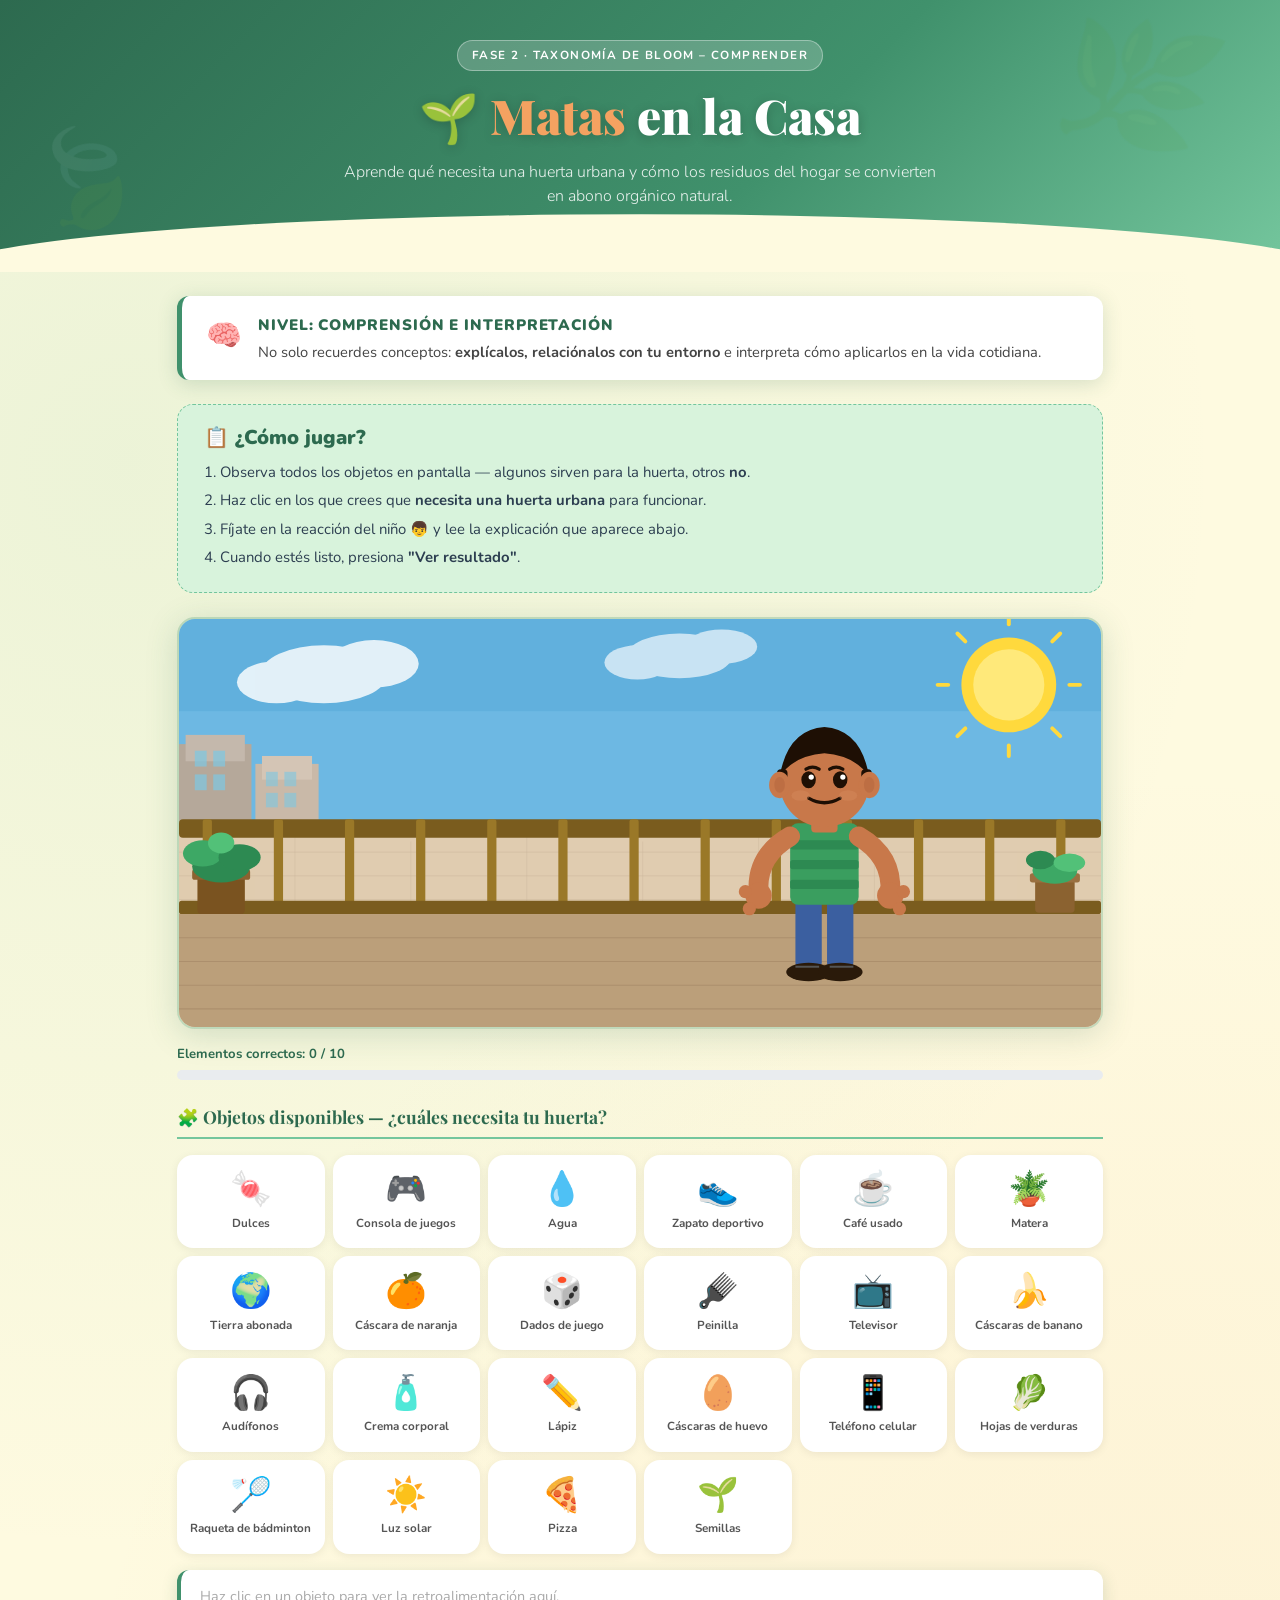
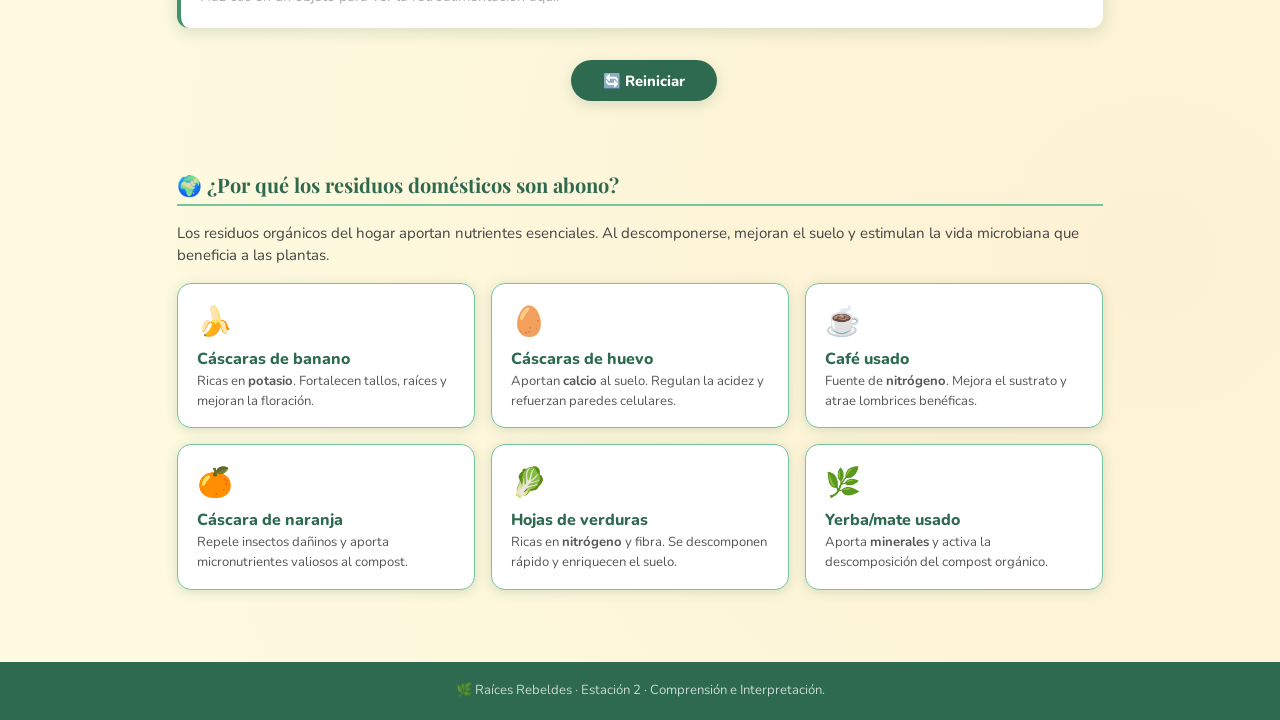
<file: dos.html>
<!DOCTYPE html>
<html lang="es">
<head>
<meta charset="UTF-8"/>
<meta name="viewport" content="width=device-width, initial-scale=1.0"/>
<title>Matas en la Casa – Huerta Urbana</title>
<link href="https://cdn.jsdelivr.net/npm/bootstrap@5.3.3/dist/css/bootstrap.min.css" rel="stylesheet"/>
<link href="https://fonts.googleapis.com/css2?family=Nunito:wght@400;600;700;900&family=Playfair+Display:wght@700;900&display=swap" rel="stylesheet"/>
<style>
:root{
  --vd:#2d6a4f;--vm:#40916c;--vc:#74c69d;--vs:#d8f3dc;
  --tierra:#8b5e3c;--tierrac:#c9a87c;--crema:#fefae0;
  --naranja:#e76f51;--sol:#f4a261;--sombra:rgba(45,106,79,.18);
}
*{box-sizing:border-box;margin:0;padding:0;}
body{font-family:'Nunito',sans-serif;background:var(--crema);
  background-image:radial-gradient(circle at 10% 20%,rgba(116,198,157,.13) 0%,transparent 50%),
  radial-gradient(circle at 90% 80%,rgba(244,162,97,.1) 0%,transparent 50%);
  min-height:100vh;color:#2c3e50;}

.site-header{background:linear-gradient(135deg,var(--vd) 0%,var(--vm) 60%,var(--vc) 100%);
  padding:2.5rem 1rem 4rem;position:relative;overflow:hidden;}
.site-header::after{content:'';position:absolute;bottom:-2px;left:0;right:0;height:60px;
  background:var(--crema);clip-path:ellipse(55% 100% at 50% 100%);}
.badge-fase{background:rgba(255,255,255,.2);color:#fff;font-size:.73rem;font-weight:700;
  letter-spacing:.12em;text-transform:uppercase;padding:.35rem .85rem;border-radius:50px;
  border:1px solid rgba(255,255,255,.35);display:inline-block;margin-bottom:1rem;}
.site-header h1{font-family:'Playfair Display',serif;font-size:clamp(1.9rem,5vw,3rem);
  font-weight:900;color:#fff;text-shadow:0 2px 12px rgba(0,0,0,.2);}
.site-header h1 span{color:var(--sol);}
.site-header p.lead{color:rgba(255,255,255,.88);font-size:1rem;max-width:600px;margin:0 auto;}
.leaf-deco{position:absolute;font-size:5rem;opacity:.07;pointer-events:none;user-select:none;}
.leaf-deco.l1{top:-10px;right:5%;transform:rotate(20deg);font-size:8rem;}
.leaf-deco.l2{bottom:20px;left:2%;transform:rotate(-15deg);font-size:6rem;}

.bloom-card{background:#fff;border-left:5px solid var(--vm);border-radius:12px;
  padding:1.1rem 1.5rem;box-shadow:0 4px 20px var(--sombra);}
.bloom-title{font-weight:900;color:var(--vd);font-size:.95rem;text-transform:uppercase;letter-spacing:.06em;}

.instrucciones{background:var(--vs);border-radius:16px;padding:1.3rem 1.6rem;
  border:1.5px dashed var(--vc);}
.instrucciones h5{color:var(--vd);font-weight:900;}

.escenario-wrap{border-radius:18px;overflow:hidden;border:2px solid rgba(64,145,108,.3);
  box-shadow:0 6px 32px var(--sombra);}
#escenarioSVG{width:100%;display:block;}

.seccion-titulo{font-family:'Playfair Display',serif;font-weight:700;color:var(--vd);
  font-size:1.1rem;border-bottom:2px solid var(--vc);padding-bottom:.4rem;margin-bottom:1rem;}

.objeto-btn{background:#fff;border:2px solid transparent;border-radius:16px;padding:.8rem .4rem;
  cursor:pointer;transition:all .2s ease;text-align:center;position:relative;
  box-shadow:0 2px 10px rgba(0,0,0,.07);user-select:none;outline:none;width:100%;}
.objeto-btn:hover{transform:translateY(-4px) scale(1.04);box-shadow:0 8px 22px var(--sombra);border-color:var(--vc);}
.objeto-btn .emoji{font-size:2.1rem;display:block;line-height:1.2;}
.objeto-btn .nombre{font-size:.73rem;font-weight:700;color:#555;margin-top:.25rem;line-height:1.2;}
.objeto-btn.correcto{background:var(--vs);border-color:var(--vm);pointer-events:none;}
.objeto-btn.correcto .nombre{color:var(--vd);}
.objeto-btn.incorrecto{background:#fff0f0;border-color:#e74c3c;pointer-events:none;
  animation:sacudir .4s ease;}
.objeto-btn.incorrecto .nombre{color:#c0392b;}
@keyframes sacudir{0%,100%{transform:translateX(0);}20%{transform:translateX(-6px);}
  40%{transform:translateX(6px);}60%{transform:translateX(-4px);}80%{transform:translateX(4px);}}
.check-overlay{position:absolute;top:-8px;right:-8px;width:22px;height:22px;border-radius:50%;
  display:none;align-items:center;justify-content:center;font-size:.72rem;font-weight:900;}
.correcto .check-overlay{display:flex;background:var(--vm);color:#fff;}
.incorrecto .check-overlay{display:flex;background:#e74c3c;color:#fff;}

.feedback-box{background:#fff;border-radius:12px;padding:1rem 1.2rem;
  border-left:4px solid var(--vm);box-shadow:0 4px 16px var(--sombra);font-size:.9rem;
  animation:fadeUp .3s ease both;min-height:58px;}
.feedback-box.error{border-left-color:#e74c3c;}
@keyframes fadeUp{from{opacity:0;transform:translateY(8px);}to{opacity:1;transform:translateY(0);}}

.progreso-label{font-size:.82rem;font-weight:700;color:var(--vd);margin-bottom:.3rem;}
.progress{height:10px;border-radius:50px;}
.progress-bar{background:linear-gradient(90deg,var(--vc),var(--vd));border-radius:50px;transition:width .4s ease;}

.resultado-final{border-radius:20px;padding:2rem;text-align:center;display:none;animation:fadeUp .5s ease both;}
.resultado-final.exito{background:linear-gradient(135deg,var(--vs),#b7e4c7);border:2px solid var(--vm);}
.resultado-final.falta{background:linear-gradient(135deg,#fff3e0,#ffe0b2);border:2px solid var(--sol);}
.resultado-final .icono-resultado{font-size:4rem;margin-bottom:.75rem;}
.resultado-final h3{font-family:'Playfair Display',serif;font-size:1.4rem;font-weight:900;margin-bottom:.5rem;}
.resultado-final.exito h3{color:var(--vd);}
.resultado-final.falta h3{color:#b45309;}
.resultado-final p{font-size:.96rem;color:#444;}

.btn-reiniciar{background:var(--vd);color:#fff;border:none;border-radius:50px;padding:.6rem 2rem;
  font-family:'Nunito',sans-serif;font-weight:800;font-size:.92rem;cursor:pointer;
  transition:background .2s,transform .15s;box-shadow:0 4px 14px var(--sombra);}
.btn-reiniciar:hover{background:var(--vm);transform:translateY(-2px);}
.btn-verificar{background:var(--naranja);color:#fff;border:none;border-radius:50px;padding:.6rem 2rem;
  font-family:'Nunito',sans-serif;font-weight:800;font-size:.92rem;cursor:pointer;
  transition:background .2s,transform .15s;box-shadow:0 4px 14px rgba(231,111,81,.3);display:none;}
.btn-verificar:hover{background:#cf5f41;transform:translateY(-2px);}

.abono-card{background:#fff;border-radius:14px;padding:1rem 1.2rem;border:1.5px solid var(--vc);
  box-shadow:0 2px 12px var(--sombra);transition:transform .2s;}
.abono-card:hover{transform:translateY(-3px);}
.abono-card .abono-emoji{font-size:1.8rem;margin-bottom:.4rem;}
.abono-card h6{font-weight:800;color:var(--vd);margin-bottom:.2rem;}
.abono-card p{font-size:.82rem;color:#555;margin:0;}

footer{background:var(--vd);color:rgba(255,255,255,.75);font-size:.82rem;padding:1.2rem;text-align:center;margin-top:3rem;}
</style>
</head>
<body>

<header class="site-header text-center">
  <div class="leaf-deco l1">🌿</div>
  <div class="leaf-deco l2">🍃</div>
  <div class="container">
    <span class="badge-fase">Fase 2 · Taxonomía de Bloom – Comprender</span>
    <h1 class="mb-3">🌱 <span>Matas</span> en la Casa</h1>
    <p class="lead mx-auto">Aprende qué necesita una huerta urbana y cómo los residuos del hogar se convierten en abono orgánico natural.</p>
  </div>
</header>

<main class="container py-4">

  <div class="row justify-content-center mb-4">
    <div class="col-lg-10">
      <div class="bloom-card d-flex align-items-start gap-3">
        <span style="font-size:1.8rem">🧠</span>
        <div>
          <div class="bloom-title">Nivel: Comprensión e Interpretación</div>
          <p class="mb-0 mt-1" style="font-size:.92rem;color:#444;">No solo recuerdes conceptos: <strong>explícalos, relaciónalos con tu entorno</strong> e interpreta cómo aplicarlos en la vida cotidiana.</p>
        </div>
      </div>
    </div>
  </div>

  <div class="row justify-content-center mb-4">
    <div class="col-lg-10">
      <div class="instrucciones">
        <h5 class="mb-2">📋 ¿Cómo jugar?</h5>
        <ol class="mb-0 ps-3" style="font-size:.93rem;line-height:1.9;">
          <li>Observa todos los objetos en pantalla — algunos sirven para la huerta, otros <strong>no</strong>.</li>
          <li>Haz clic en los que crees que <strong>necesita una huerta urbana</strong> para funcionar.</li>
          <li>Fíjate en la reacción del niño 👦 y lee la explicación que aparece abajo.</li>
          <li>Cuando estés listo, presiona <strong>"Ver resultado"</strong>.</li>
        </ol>
      </div>
    </div>
  </div>

  <!-- ESCENARIO BALCÓN SVG -->
  <div class="row justify-content-center mb-3">
    <div class="col-lg-10">
      <div class="escenario-wrap">
        <svg id="escenarioSVG" viewBox="0 0 700 310" xmlns="http://www.w3.org/2000/svg">

          <!-- CIELO -->
          <rect x="0" y="0" width="700" height="180" fill="#6db8e3"/>
          <rect x="0" y="0" width="700" height="70" fill="#4fa3d1" opacity=".4"/>

          <!-- SOL -->
          <circle cx="630" cy="50" r="36" fill="#FFD93D"/>
          <circle cx="630" cy="50" r="27" fill="#FFE97A"/>
          <g stroke="#FFD93D" stroke-width="3" stroke-linecap="round">
            <line x1="630" y1="4"   x2="630" y2="-4"/>
            <line x1="630" y1="96"  x2="630" y2="104"/>
            <line x1="584" y1="50"  x2="576" y2="50"/>
            <line x1="676" y1="50"  x2="684" y2="50"/>
            <line x1="597" y1="17"  x2="591" y2="11"/>
            <line x1="663" y1="83"  x2="669" y2="89"/>
            <line x1="663" y1="17"  x2="669" y2="11"/>
            <line x1="597" y1="83"  x2="591" y2="89"/>
          </g>

          <!-- NUBES -->
          <g fill="white" opacity=".82">
            <ellipse cx="110" cy="42" rx="48" ry="22"/>
            <ellipse cx="148" cy="34" rx="34" ry="18"/>
            <ellipse cx="74"  cy="48" rx="30" ry="16"/>
          </g>
          <g fill="white" opacity=".65">
            <ellipse cx="380" cy="28" rx="40" ry="17"/>
            <ellipse cx="412" cy="21" rx="27" ry="13"/>
            <ellipse cx="348" cy="33" rx="25" ry="13"/>
          </g>

          <!-- EDIFICIOS FONDO -->
          <rect x="0"   y="95" width="55"  height="95" fill="#b5a89a"/>
          <rect x="5"   y="88" width="45"  height="20" fill="#c4b8ac"/>
          <rect x="12"  y="100" width="9"  height="12" fill="#7ec8e3" opacity=".7"/>
          <rect x="26"  y="100" width="9"  height="12" fill="#7ec8e3" opacity=".7"/>
          <rect x="12"  y="118" width="9"  height="12" fill="#7ec8e3" opacity=".7"/>
          <rect x="26"  y="118" width="9"  height="12" fill="#7ec8e3" opacity=".7"/>

          <rect x="58"  y="110" width="48" height="80" fill="#c9b9a8"/>
          <rect x="63"  y="104" width="38" height="18" fill="#d4c5b5"/>
          <rect x="66"  y="116" width="9"  height="11" fill="#7ec8e3" opacity=".6"/>
          <rect x="80"  y="116" width="9"  height="11" fill="#7ec8e3" opacity=".6"/>
          <rect x="66"  y="132" width="9"  height="11" fill="#7ec8e3" opacity=".6"/>
          <rect x="80"  y="132" width="9"  height="11" fill="#7ec8e3" opacity=".6"/>

          <!-- PARED BALCÓN -->
          <rect x="0" y="160" width="700" height="150" fill="#e0ccb0"/>
          <!-- textura ladrillo sutil -->
          <g stroke="#c8b498" stroke-width=".7" fill="none" opacity=".45">
            <line x1="0" y1="177" x2="700" y2="177"/>
            <line x1="0" y1="195" x2="700" y2="195"/>
            <line x1="0" y1="213" x2="700" y2="213"/>
            <line x1="0" y1="231" x2="700" y2="231"/>
            <line x1="0" y1="249" x2="700" y2="249"/>
            <line x1="0" y1="267" x2="700" y2="267"/>
            <line x1="0" y1="285" x2="700" y2="285"/>
            <line x1="0" y1="303" x2="700" y2="303"/>
          </g>
          <g stroke="#c8b498" stroke-width=".7" fill="none" opacity=".35">
            <line x1="88"  y1="160" x2="88"  y2="310"/>
            <line x1="176" y1="169" x2="176" y2="310"/>
            <line x1="264" y1="160" x2="264" y2="310"/>
            <line x1="352" y1="169" x2="352" y2="310"/>
            <line x1="440" y1="160" x2="440" y2="310"/>
            <line x1="528" y1="169" x2="528" y2="310"/>
            <line x1="616" y1="160" x2="616" y2="310"/>
          </g>

          <!-- BARANDAL -->
          <rect x="0" y="152" width="700" height="14" fill="#7a5c1e" rx="3"/>
          <!-- columnas barandal -->
          <g fill="#9a7828">
            <rect x="18"  y="152" width="7" height="68" rx="2"/>
            <rect x="72"  y="152" width="7" height="68" rx="2"/>
            <rect x="126" y="152" width="7" height="68" rx="2"/>
            <rect x="180" y="152" width="7" height="68" rx="2"/>
            <rect x="234" y="152" width="7" height="68" rx="2"/>
            <rect x="288" y="152" width="7" height="68" rx="2"/>
            <rect x="342" y="152" width="7" height="68" rx="2"/>
            <rect x="396" y="152" width="7" height="68" rx="2"/>
            <rect x="450" y="152" width="7" height="68" rx="2"/>
            <rect x="504" y="152" width="7" height="68" rx="2"/>
            <rect x="558" y="152" width="7" height="68" rx="2"/>
            <rect x="612" y="152" width="7" height="68" rx="2"/>
            <rect x="666" y="152" width="7" height="68" rx="2"/>
          </g>
          <rect x="0" y="214" width="700" height="10" fill="#7a5c1e" rx="2"/>

          <!-- PISO BALCÓN -->
          <rect x="0" y="224" width="700" height="86" fill="#bb9f7a"/>
          <g stroke="#9e8060" stroke-width=".8" fill="none" opacity=".5">
            <line x1="0" y1="242" x2="700" y2="242"/>
            <line x1="0" y1="260" x2="700" y2="260"/>
            <line x1="0" y1="278" x2="700" y2="278"/>
            <line x1="0" y1="296" x2="700" y2="296"/>
          </g>

          <!-- PLANTAS DECORATIVAS FIJAS -->
          <!-- maceta izquierda grande -->
          <rect x="14" y="194" width="36" height="30" fill="#7a5320" rx="3"/>
          <rect x="10" y="190" width="44" height="8"  fill="#8b6230" rx="2"/>
          <ellipse cx="32" cy="188" rx="22" ry="12" fill="#2d8a52"/>
          <ellipse cx="18" cy="178" rx="15" ry="10" fill="#3da865"/>
          <ellipse cx="46" cy="181" rx="16" ry="10" fill="#2d8a52"/>
          <ellipse cx="32" cy="170" rx="10" ry="8"  fill="#52c178"/>

          <!-- maceta derecha -->
          <rect x="650" y="197" width="30" height="26" fill="#8b6230" rx="3"/>
          <rect x="646" y="193" width="38" height="7"  fill="#9a7040" rx="2"/>
          <ellipse cx="665" cy="191" rx="17" ry="10" fill="#3da865"/>
          <ellipse cx="654" cy="183" rx="11" ry="7"  fill="#2d8a52"/>
          <ellipse cx="676" cy="185" rx="12" ry="7"  fill="#52c178"/>

          <!-- ZONA DONDE CAEN LOS ÍTEMS SELECCIONADOS -->
          <g id="zonaItems"/>

          <!-- ════════════ NIÑO LATINO ════════════ -->
          <g id="ninoGroup" transform="translate(490,100)">

            <!-- sombra pies -->
            <ellipse cx="0" cy="168" rx="26" ry="6" fill="#8b6230" opacity=".3"/>

            <!-- PIERNAS -->
            <rect x="-22" y="110" width="20" height="56" fill="#3b5fa0" rx="5"/>
            <rect x="2"   y="110" width="20" height="56" fill="#3b5fa0" rx="5"/>
            <!-- zapatos -->
            <ellipse cx="-12" cy="168" rx="17" ry="7"  fill="#2a1a0a"/>
            <ellipse cx="12"  cy="168" rx="17" ry="7"  fill="#2a1a0a"/>
            <!-- detalles zapato -->
            <line x1="-22" y1="164" x2="-4"  y2="164" stroke="#555" stroke-width="1.5"/>
            <line x1="4"   y1="164" x2="22"  y2="164" stroke="#555" stroke-width="1.5"/>

            <!-- CUERPO camisa franjas -->
            <rect x="-26" y="55" width="52" height="62" fill="#3a9e5f" rx="6"/>
            <rect x="-26" y="68" width="52" height="7"  fill="#2d8a52" rx="2"/>
            <rect x="-26" y="83" width="52" height="7"  fill="#2d8a52" rx="2"/>
            <rect x="-26" y="98" width="52" height="7"  fill="#2d8a52" rx="2"/>

            <!-- cuello -->
            <rect x="-10" y="50" width="20" height="12" fill="#c8784a" rx="3"/>

            <!-- BRAZOS -->
            <!-- brazo izq -->
            <path d="M-26 65 Q-52 80 -50 108" stroke="#c8784a" stroke-width="15" fill="none" stroke-linecap="round"/>
            <!-- brazo der -->
            <path d="M26  65 Q52  80 50  108" stroke="#c8784a" stroke-width="15" fill="none" stroke-linecap="round"/>
            <!-- manos -->
            <circle cx="-50" cy="110" r="10" fill="#c8784a"/>
            <circle cx="50"  cy="110" r="10" fill="#c8784a"/>
            <!-- dedos izq -->
            <circle cx="-60" cy="107" r="5" fill="#c8784a"/>
            <circle cx="-57" cy="120" r="5" fill="#c8784a"/>
            <!-- dedos der -->
            <circle cx="60"  cy="107" r="5" fill="#c8784a"/>
            <circle cx="57"  cy="120" r="5" fill="#c8784a"/>

            <!-- CABEZA -->
            <circle cx="0" cy="24" r="34" fill="#c8784a"/>

            <!-- cabello oscuro -->
            <path d="M-34 20 Q-28 -16 0 -18 Q28 -16 34 20 Q24 4 0 2 Q-24 4 -34 20Z" fill="#1e0f04"/>
            <!-- patillas -->
            <rect x="-36" y="14" width="8"  height="16" fill="#1e0f04" rx="3"/>
            <rect x="28"  y="14" width="8"  height="16" fill="#1e0f04" rx="3"/>

            <!-- orejas -->
            <ellipse cx="-34" cy="26" rx="8" ry="10" fill="#c8784a"/>
            <ellipse cx="34"  cy="26" rx="8" ry="10" fill="#c8784a"/>
            <!-- interior orejas -->
            <ellipse cx="-34" cy="26" rx="4" ry="6" fill="#b56840" opacity=".6"/>
            <ellipse cx="34"  cy="26" rx="4" ry="6" fill="#b56840" opacity=".6"/>

            <!-- ──── CARAS ──── -->

            <!-- CARA NORMAL (por defecto) -->
            <g id="caraNormal">
              <ellipse cx="-12" cy="22" rx="5.5" ry="6.5" fill="#1e0f04"/>
              <ellipse cx="12"  cy="22" rx="5.5" ry="6.5" fill="#1e0f04"/>
              <circle cx="-10" cy="20" r="2"  fill="white"/>
              <circle cx="14"  cy="20" r="2"  fill="white"/>
              <path d="M-14 14 Q-9 11 -4 14"  stroke="#1e0f04" stroke-width="2.5" fill="none" stroke-linecap="round"/>
              <path d="M4   14 Q9  11 14 14"  stroke="#1e0f04" stroke-width="2.5" fill="none" stroke-linecap="round"/>
              <path d="M-12 36 Q0 43 12 36"  stroke="#1e0f04" stroke-width="2.5" fill="none" stroke-linecap="round"/>
              <ellipse cx="-18" cy="34" rx="7" ry="4" fill="#d4895e" opacity=".45"/>
              <ellipse cx="18"  cy="34" rx="7" ry="4" fill="#d4895e" opacity=".45"/>
            </g>

            <!-- CARA FELIZ (correcto) -->
            <g id="caraFeliz" style="display:none">
              <!-- ojos arco feliz -->
              <path d="M-17 18 Q-12 26 -7 18" stroke="#1e0f04" stroke-width="3" fill="none" stroke-linecap="round"/>
              <path d="M7   18 Q12  26 17 18" stroke="#1e0f04" stroke-width="3" fill="none" stroke-linecap="round"/>
              <!-- cejas altas -->
              <path d="M-16 10 Q-11  6 -6 10"  stroke="#1e0f04" stroke-width="2.5" fill="none" stroke-linecap="round"/>
              <path d="M6   10 Q11   6 16 10"  stroke="#1e0f04" stroke-width="2.5" fill="none" stroke-linecap="round"/>
              <!-- sonrisa grande con dientes -->
              <path d="M-16 32 Q0 50 16 32"   stroke="#1e0f04" stroke-width="2.5" fill="none" stroke-linecap="round"/>
              <path d="M-10 32 Q0 40 10 32"   fill="white" stroke="none"/>
              <!-- mejillas muy rojas -->
              <ellipse cx="-20" cy="32" rx="9" ry="6"  fill="#e07050" opacity=".55"/>
              <ellipse cx="20"  cy="32" rx="9" ry="6"  fill="#e07050" opacity=".55"/>
            </g>

            <!-- CARA DUDA (incorrecto) -->
            <g id="caraDuda" style="display:none">
              <!-- ojos semicerrados -->
              <ellipse cx="-12" cy="23" rx="5.5" ry="4" fill="#1e0f04"/>
              <ellipse cx="12"  cy="23" rx="5.5" ry="4" fill="#1e0f04"/>
              <circle cx="-10" cy="21" r="1.5" fill="white"/>
              <circle cx="14"  cy="21" r="1.5" fill="white"/>
              <!-- cejas fruncidas hacia arriba interno -->
              <path d="M-16 12 Q-9 17 -4 12"  stroke="#1e0f04" stroke-width="2.8" fill="none" stroke-linecap="round"/>
              <path d="M4   12 Q9  17 14 12"  stroke="#1e0f04" stroke-width="2.8" fill="none" stroke-linecap="round"/>
              <!-- boca torcida -->
              <path d="M-10 40 Q-2 37 6 40 Q10 43 6 46" stroke="#1e0f04" stroke-width="2.5" fill="none" stroke-linecap="round"/>
              <!-- sudor -->
              <ellipse cx="28" cy="8" rx="5" ry="8"  fill="#6db8e3" opacity=".7" transform="rotate(-20,28,8)"/>
              <ellipse cx="32" cy="0" rx="3" ry="5"  fill="#6db8e3" opacity=".6" transform="rotate(-20,32,0)"/>
            </g>

            <!-- CARA EXCELENTE (al finalizar con todos correctos) -->
            <g id="caraExcelente" style="display:none">
              <path d="M-17 18 Q-12 26 -7 18" stroke="#1e0f04" stroke-width="3" fill="none" stroke-linecap="round"/>
              <path d="M7   18 Q12  26 17 18" stroke="#1e0f04" stroke-width="3" fill="none" stroke-linecap="round"/>
              <path d="M-16 10 Q-11  6 -6 10"  stroke="#1e0f04" stroke-width="2.5" fill="none" stroke-linecap="round"/>
              <path d="M6   10 Q11   6 16 10"  stroke="#1e0f04" stroke-width="2.5" fill="none" stroke-linecap="round"/>
              <path d="M-18 30 Q0 52 18 30"   stroke="#1e0f04" stroke-width="2.5" fill="none" stroke-linecap="round"/>
              <path d="M-12 30 Q0 44 12 30"   fill="white" stroke="none"/>
              <ellipse cx="-20" cy="30" rx="10" ry="7"  fill="#e07050" opacity=".6"/>
              <ellipse cx="20"  cy="30" rx="10" ry="7"  fill="#e07050" opacity=".6"/>
              <!-- estrellas alrededor cabeza -->
              <text x="-60" y="-8"  font-size="16" font-family="sans-serif">⭐</text>
              <text x="38"  y="-8"  font-size="16" font-family="sans-serif">⭐</text>
              <text x="-72" y="12"  font-size="14" font-family="sans-serif">✨</text>
              <text x="50"  y="12"  font-size="14" font-family="sans-serif">✨</text>
            </g>
          </g>
          <!-- fin niño -->

          <!-- BOCADILLO DIÁLOGO -->
          <g id="bocadilloNino" style="display:none">
            <rect id="bocadilloRect" x="320" y="62" width="178" height="44" rx="12"
              fill="white" stroke="#40916c" stroke-width="2"/>
            <!-- cola bocadillo apunta al niño -->
            <polygon points="494,90 516,96 496,100" fill="white"/>
            <polygon points="494,90 516,96 496,100" fill="none" stroke="#40916c" stroke-width="2"/>
            <polygon points="494,90 516,96 496,100" fill="white" stroke="none"/>
            <text id="bocadilloTxt" x="409" y="89" text-anchor="middle"
              font-family="Nunito,sans-serif" font-size="13" font-weight="700" fill="#2d6a4f">
              ¡Muy bien!
            </text>
          </g>

        </svg>
      </div>
    </div>
  </div>

  <!-- PROGRESO -->
  <div class="row justify-content-center mb-4">
    <div class="col-lg-10">
      <div class="progreso-label">Elementos correctos: <span id="contadorTexto">0 / 10</span></div>
      <div class="progress"><div class="progress-bar" id="barraProgreso" role="progressbar" style="width:0%"></div></div>
    </div>
  </div>

  <!-- GRID TODOS LOS OBJETOS MEZCLADOS -->
  <div class="row justify-content-center mb-2">
    <div class="col-lg-10">
      <div class="seccion-titulo">🧩 Objetos disponibles — ¿cuáles necesita tu huerta?</div>
      <div class="row g-2" id="gridTodos"></div>
    </div>
  </div>

  <!-- FEEDBACK -->
  <div class="row justify-content-center mt-3">
    <div class="col-lg-10">
      <div class="feedback-box" id="feedbackBox">
        <span style="color:#aaa;">Haz clic en un objeto para ver la retroalimentación aquí.</span>
      </div>
    </div>
  </div>

  <!-- BOTONES -->
  <div class="row justify-content-center mt-4 g-2">
    <div class="col-auto"><button class="btn-verificar" id="btnVerificar" onclick="mostrarResultado()">🌿 Ver resultado</button></div>
    <div class="col-auto"><button class="btn-reiniciar" onclick="reiniciar()">🔄 Reiniciar</button></div>
  </div>

  <!-- RESULTADO -->
  <div class="row justify-content-center mt-4">
    <div class="col-lg-10">
      <div class="resultado-final" id="resultadoFinal">
        <div class="icono-resultado" id="iconoResultado"></div>
        <h3 id="tituloResultado"></h3>
        <p id="textoResultado"></p>
      </div>
    </div>
  </div>

  <!-- INFO ABONOS -->
  <div class="row justify-content-center mt-5">
    <div class="col-lg-10">
      <h2 class="seccion-titulo" style="font-family:'Playfair Display',serif;font-size:1.25rem;">🌍 ¿Por qué los residuos domésticos son abono?</h2>
      <p class="mb-3" style="font-size:.94rem;color:#444;">Los residuos orgánicos del hogar aportan nutrientes esenciales. Al descomponerse, mejoran el suelo y estimulan la vida microbiana que beneficia a las plantas.</p>
      <div class="row g-3">
        <div class="col-sm-4"><div class="abono-card"><div class="abono-emoji">🍌</div><h6>Cáscaras de banano</h6><p>Ricas en <strong>potasio</strong>. Fortalecen tallos, raíces y mejoran la floración.</p></div></div>
        <div class="col-sm-4"><div class="abono-card"><div class="abono-emoji">🥚</div><h6>Cáscaras de huevo</h6><p>Aportan <strong>calcio</strong> al suelo. Regulan la acidez y refuerzan paredes celulares.</p></div></div>
        <div class="col-sm-4"><div class="abono-card"><div class="abono-emoji">☕</div><h6>Café usado</h6><p>Fuente de <strong>nitrógeno</strong>. Mejora el sustrato y atrae lombrices benéficas.</p></div></div>
        <div class="col-sm-4"><div class="abono-card"><div class="abono-emoji">🍊</div><h6>Cáscara de naranja</h6><p>Repele insectos dañinos y aporta micronutrientes valiosos al compost.</p></div></div>
        <div class="col-sm-4"><div class="abono-card"><div class="abono-emoji">🥬</div><h6>Hojas de verduras</h6><p>Ricas en <strong>nitrógeno</strong> y fibra. Se descomponen rápido y enriquecen el suelo.</p></div></div>
        <div class="col-sm-4"><div class="abono-card"><div class="abono-emoji">🌿</div><h6>Yerba/mate usado</h6><p>Aporta <strong>minerales</strong> y activa la descomposición del compost orgánico.</p></div></div>
      </div>
    </div>
  </div>

</main>

<footer><span>🌿 Raíces Rebeldes · Estación 2 · Comprensión e Interpretación.</span></footer>

<script src="https://cdn.jsdelivr.net/npm/bootstrap@5.3.3/dist/js/bootstrap.bundle.min.js"></script>
<script>
// ══════════════════════════
// DATOS
// ══════════════════════════
const NECESARIOS = [
  {id:'sol',      emoji:'☀️', nombre:'Luz solar',          svgX:80,  svgY:245,
   info:'☀️ <strong>Luz solar:</strong> indispensable para la fotosíntesis. Sin ella, las plantas no pueden producir su propio alimento.'},
  {id:'agua',     emoji:'💧', nombre:'Agua',                svgX:130, svgY:246,
   info:'💧 <strong>Agua:</strong> transporta nutrientes dentro de la planta y mantiene los tejidos vivos. Sin agua, la planta se marchita.'},
  {id:'matera',   emoji:'🪴', nombre:'Matera',              svgX:180, svgY:241,
   info:'🪴 <strong>Matera:</strong> permite cultivar en espacios pequeños como balcones y terrazas urbanas.'},
  {id:'semillas', emoji:'🌱', nombre:'Semillas',            svgX:230, svgY:246,
   info:'🌱 <strong>Semillas:</strong> punto de partida de todo cultivo. Elige variedades adaptadas para espacios reducidos.'},
  {id:'tierra',   emoji:'🌍', nombre:'Tierra abonada',      svgX:278, svgY:244,
   info:'🌍 <strong>Tierra abonada:</strong> sustrato rico en nutrientes. Garantiza raíces sanas y crecimiento vigoroso.'},
  {id:'banano',   emoji:'🍌', nombre:'Cáscaras de banano',  svgX:326, svgY:246,
   info:'🍌 <strong>Cáscaras de banano:</strong> aportan potasio, nutriente clave para el desarrollo de raíces y frutos.'},
  {id:'huevo',    emoji:'🥚', nombre:'Cáscaras de huevo',   svgX:374, svgY:244,
   info:'🥚 <strong>Cáscaras de huevo:</strong> fuente de calcio natural. Regulan el pH del suelo y fortalecen las plantas.'},
  {id:'cafe',     emoji:'☕', nombre:'Café usado',           svgX:422, svgY:246,
   info:'☕ <strong>Café usado:</strong> rico en nitrógeno. Mejora el sustrato y fomenta la actividad microbiana.'},
  {id:'naranja',  emoji:'🍊', nombre:'Cáscara de naranja',  svgX:470, svgY:244,
   info:'🍊 <strong>Cáscara de naranja:</strong> repele insectos dañinos y aporta micronutrientes al compost.'},
  {id:'verduras', emoji:'🥬', nombre:'Hojas de verduras',   svgX:518, svgY:246,
   info:'🥬 <strong>Hojas de verduras:</strong> ricas en nitrógeno y fibra. Se descomponen rápido y enriquecen el suelo.'},
];

// ✅ CORREGIDO: Nombres reales para los distractores en lugar de '???'
const DISTRACTORES = [
  {id:'tv',       emoji:'📺', nombre:'Televisor',
   info:'📺 Este objeto no aporta nada al crecimiento de la huerta. ¡Las plantas prefieren la luz del sol!'},
  {id:'consola',  emoji:'🎮', nombre:'Consola de juegos',
   info:'🎮 Muy entretenida, pero no tiene ningún valor nutritivo para tus plantas. Mejor úsala luego de regar.'},
  {id:'pizza',    emoji:'🍕', nombre:'Pizza',
   info:'🍕 Los alimentos procesados no sirven de abono. Solo los residuos orgánicos naturales son útiles.'},
  {id:'celular',  emoji:'📱', nombre:'Teléfono celular',
   info:'📱 Tu celular no fertiliza nada… aunque sí puedes buscar tutoriales de jardinería en él.'},
  {id:'zapato',   emoji:'👟', nombre:'Zapato deportivo',
   info:'👟 Un zapato no ayuda a germinar semillas. Guárdalo para salir a comprar tierra abonada.'},
  {id:'peinilla', emoji:'🪮', nombre:'Peinilla',
   info:'🪮 Las plantas no necesitan peinarse. Este objeto no tiene utilidad en tu huerta urbana.'},
  {id:'lapicero', emoji:'✏️', nombre:'Lápiz',
   info:'✏️ Con él puedes anotar qué sembraste, pero no sirve como abono ni sustrato. ¡Guárdalo!'},
  {id:'crema',    emoji:'🧴', nombre:'Crema corporal',
   info:'🧴 Los productos cosméticos contienen químicos que dañan el suelo. No los uses como abono.'},
  {id:'dulces',   emoji:'🍬', nombre:'Dulces',
   info:'🍬 Los dulces atraen hormigas y hongos dañinos. Son para ti, no para las plantas.'},
  {id:'audifono', emoji:'🎧', nombre:'Audífonos',
   info:'🎧 La música te inspira a cuidar tu huerta, ¡pero los audífonos no fertilizan nada!'},
  {id:'dados',    emoji:'🎲', nombre:'Dados de juego',
   info:'🎲 Los juegos de azar no tienen ningún rol en el crecimiento vegetal. Tu huerta no necesita suerte, ¡necesita cuidado!'},
  {id:'raqueta',  emoji:'🏸', nombre:'Raqueta de bádminton',
   info:'🏸 El deporte es genial, pero una raqueta no aporta nutrientes ni agua a tus plantas.'},
];

// ══════════════════════════
// ESTADO
// ══════════════════════════
let estado={};
let correctosAcum=0;
const TOTAL=NECESARIOS.length;

// ══════════════════════════
// MEZCLAR
// ══════════════════════════
function mezclar(arr){
  const a=[...arr];
  for(let i=a.length-1;i>0;i--){
    const j=Math.floor(Math.random()*(i+1));
    [a[i],a[j]]=[a[j],a[i]];
  }
  return a;
}

// ══════════════════════════
// RENDER
// ══════════════════════════
function renderGrid(){
  const todos=mezclar([...NECESARIOS,...DISTRACTORES]);
  const grid=document.getElementById('gridTodos');
  grid.innerHTML='';
  todos.forEach(obj=>{
    const col=document.createElement('div');
    col.className='col-4 col-sm-3 col-md-2';
    col.innerHTML=`
      <button class="objeto-btn" id="btn-${obj.id}" onclick="seleccionar('${obj.id}')" aria-label="Seleccionar ${obj.nombre}">
        <span class="emoji">${obj.emoji}</span>
        <span class="nombre">${obj.nombre}</span>
        <span class="check-overlay" id="check-${obj.id}"></span>
      </button>`;
    grid.appendChild(col);
  });
}

// ══════════════════════════
// SELECCIONAR ✅ CORREGIDO: sin scroll automático
// ══════════════════════════
function seleccionar(id){
  if(estado[id]!==undefined) return;
  const esBueno=NECESARIOS.some(o=>o.id===id);
  estado[id]=esBueno;

  const btn=document.getElementById('btn-'+id);
  const chk=document.getElementById('check-'+id);
  const obj=[...NECESARIOS,...DISTRACTORES].find(o=>o.id===id);

  if(esBueno){
    btn.classList.add('correcto'); chk.textContent='✓';
    correctosAcum++;
    colocarEnBalcon(obj);
    reaccionNino(true);
  } else {
    btn.classList.add('incorrecto'); chk.textContent='✕';
    reaccionNino(false);
  }

  const fb=document.getElementById('feedbackBox');
  fb.className='feedback-box'+(esBueno?'':' error');
  fb.innerHTML=obj.info;
  // ✅ CORRECCIÓN: Eliminamos el scroll automático que causaba el "arrastre"

  actualizarProgreso();

  if(Object.keys(estado).length>=5){
    document.getElementById('btnVerificar').style.display='inline-block';
  }
}

// ══════════════════════════
// COLOCAR EN EL BALCÓN
// ══════════════════════════
function colocarEnBalcon(obj){
  const zona=document.getElementById('zonaItems');
  const txt=document.createElementNS('http://www.w3.org/2000/svg','text');
  txt.setAttribute('x',obj.svgX);
  txt.setAttribute('y',obj.svgY + 20);
  txt.setAttribute('font-size','26');
  txt.setAttribute('text-anchor','middle');
  txt.setAttribute('opacity','0');
  txt.textContent=obj.emoji;
  zona.appendChild(txt);

  let op=0;
  let yStart=obj.svgY+20;
  let yEnd=obj.svgY;
  const step=()=>{
    op+=0.12;
    const curY=yStart-(yStart-yEnd)*Math.min(op,1);
    txt.setAttribute('opacity',Math.min(op,1));
    txt.setAttribute('y',curY);
    if(op<1) requestAnimationFrame(step);
  };
  requestAnimationFrame(step);
}

// ══════════════════════════
// REACCIÓN NIÑO
// ══════════════════════════
let timerNino=null;
function reaccionNino(bueno){
  clearTimeout(timerNino);
  const cNormal=document.getElementById('caraNormal');
  const cFeliz=document.getElementById('caraFeliz');
  const cDuda=document.getElementById('caraDuda');
  const cExc=document.getElementById('caraExcelente');
  const bocadillo=document.getElementById('bocadilloNino');
  const bocTxt=document.getElementById('bocadilloTxt');
  const bocRect=document.getElementById('bocadilloRect');

  [cNormal,cFeliz,cDuda,cExc].forEach(c=>c.style.display='none');
  bocadillo.style.display='block';

  if(bueno){
    cFeliz.style.display='block';
    bocTxt.textContent='¡Muy bien! 🌱';
    bocTxt.setAttribute('fill','#2d6a4f');
    bocRect.setAttribute('stroke','#40916c');
  } else {
    cDuda.style.display='block';
    bocTxt.textContent='Eso no sirve aquí...';
    bocTxt.setAttribute('fill','#c0392b');
    bocRect.setAttribute('stroke','#e74c3c');
  }

  timerNino=setTimeout(()=>{
    [cNormal,cFeliz,cDuda,cExc].forEach(c=>c.style.display='none');
    cNormal.style.display='block';
    bocadillo.style.display='none';
  },2300);
}

// ══════════════════════════
// PROGRESO
// ══════════════════════════
function actualizarProgreso(){
  const pct=Math.round((correctosAcum/TOTAL)*100);
  document.getElementById('barraProgreso').style.width=pct+'%';
  document.getElementById('contadorTexto').textContent=correctosAcum+' / '+TOTAL;
}

// ══════════════════════════
// RESULTADO FINAL
// ══════════════════════════
function mostrarResultado(){
  const rf=document.getElementById('resultadoFinal');
  const icono=document.getElementById('iconoResultado');
  const titulo=document.getElementById('tituloResultado');
  const texto=document.getElementById('textoResultado');

  clearTimeout(timerNino);
  const cNormal=document.getElementById('caraNormal');
  const cFeliz=document.getElementById('caraFeliz');
  const cDuda=document.getElementById('caraDuda');
  const cExc=document.getElementById('caraExcelente');
  [cNormal,cFeliz,cDuda,cExc].forEach(c=>c.style.display='none');
  document.getElementById('bocadilloNino').style.display='none';

  rf.style.display='block';
  rf.scrollIntoView({behavior:'smooth',block:'start'});

  if(correctosAcum>=TOTAL){
    rf.className='resultado-final exito';
    icono.textContent='🌟';
    titulo.textContent='¡Tu huerta con productos orgánicos es viable y dará vida a tus propios alimentos!';
    texto.textContent='Identificaste todos los elementos esenciales: luz, agua, sustrato y abonos orgánicos domésticos. ¡Felicitaciones, tu huerta va a florecer!';
    cExc.style.display='block';
  } else if(correctosAcum>=Math.ceil(TOTAL*0.6)){
    rf.className='resultado-final falta';
    icono.textContent='🌿';
    titulo.textContent='¡Casi lista! Pero le faltan algunos elementos importantes.';
    texto.textContent=`Seleccionaste ${correctosAcum} de ${TOTAL} elementos necesarios. Revisa qué falta y vuelve a intentarlo. ¡Muy cerca!`;
    cFeliz.style.display='block';
  } else {
    rf.className='resultado-final falta';
    icono.textContent='⚠️';
    titulo.textContent='Faltan elementos importantes para que las plantas crezcan sanas.';
    texto.textContent=`Solo identificaste ${correctosAcum} de ${TOTAL} elementos. Presta atención a qué necesita una huerta urbana y vuelve a intentarlo. ¡Tú puedes!`;
    cDuda.style.display='block';
  }
}

// ══════════════════════════
// REINICIAR
// ══════════════════════════
function reiniciar(){
  clearTimeout(timerNino);
  estado={};
  correctosAcum=0;

  document.getElementById('resultadoFinal').style.display='none';
  document.getElementById('btnVerificar').style.display='none';
  document.getElementById('feedbackBox').innerHTML=
    '<span style="color:#aaa;">Haz clic en un objeto para ver la retroalimentación aquí.</span>';

  document.getElementById('zonaItems').innerHTML='';

  const cNormal=document.getElementById('caraNormal');
  const cFeliz=document.getElementById('caraFeliz');
  const cDuda=document.getElementById('caraDuda');
  const cExc=document.getElementById('caraExcelente');
  [cNormal,cFeliz,cDuda,cExc].forEach(c=>c.style.display='none');
  cNormal.style.display='block';
  document.getElementById('bocadilloNino').style.display='none';

  actualizarProgreso();
  renderGrid();
  window.scrollTo({top:0,behavior:'smooth'});
}

// INIT
renderGrid();
actualizarProgreso();
</script>
</body>
</html>
</file>
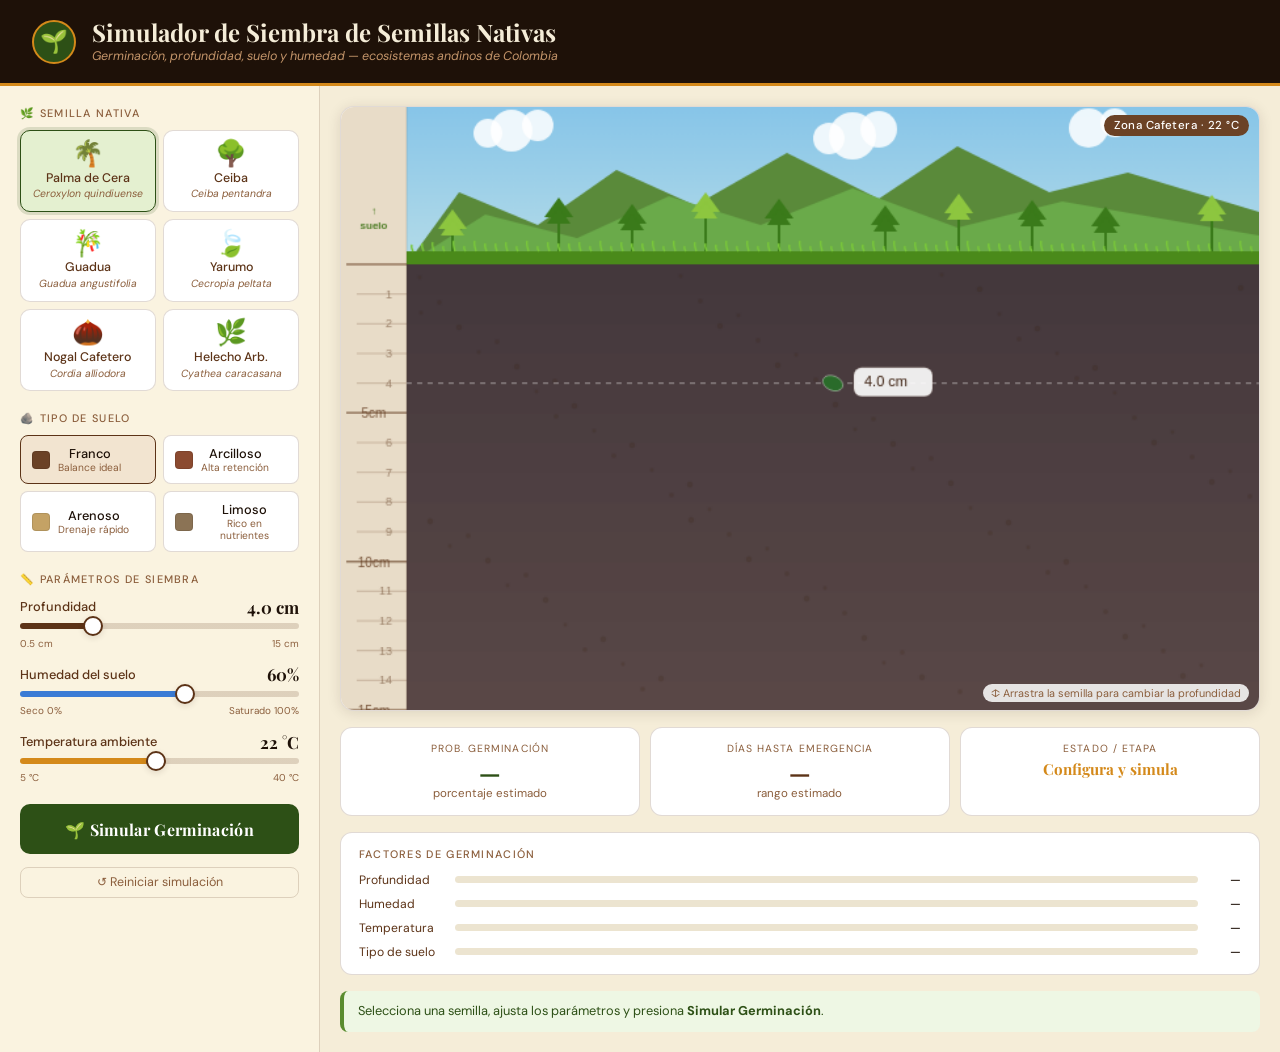
<file: tres.html>
<!DOCTYPE html>
<html lang="es">
<head>
<meta charset="UTF-8">
<meta name="viewport" content="width=device-width, initial-scale=1.0">
<title>Simulador de Siembra — Semillas Nativas</title>
<link href="https://fonts.googleapis.com/css2?family=Playfair+Display:wght@500;700&family=DM+Sans:ital,opsz,wght@0,9..40,300;0,9..40,400;0,9..40,500;1,9..40,300&display=swap" rel="stylesheet">
<style>
*,*::before,*::after{box-sizing:border-box;margin:0;padding:0}
:root{
  --dk:#1e1108;--md:#5c3317;--lt:#8b5e3c;--sand:#c4956a;--cream:#f5edd8;
  --warm:#faf3e0;--gdark:#2d5016;--gmid:#5a8c2f;--glt:#8dc63f;
  --amb:#d4891a;--wat:#3a7bd5;--clay:#b5654a;--bord:rgba(92,51,23,.18);
  --shad:rgba(44,24,16,.12);--rad:10px;
}
body{font-family:'DM Sans',sans-serif;background:var(--cream);color:var(--dk);min-height:100vh}
.sr-only{position:absolute;width:1px;height:1px;overflow:hidden;clip:rect(0,0,0,0)}
.hdr{background:var(--dk);padding:1.2rem 2rem;display:flex;align-items:center;gap:1rem;border-bottom:3px solid var(--amb)}
.hdr-icon{width:44px;height:44px;border-radius:50%;background:var(--gdark);border:2px solid var(--amb);display:flex;align-items:center;justify-content:center;flex-shrink:0;font-size:1.4rem}
.hdr h1{font-family:'Playfair Display',serif;font-size:1.5rem;color:var(--cream);font-weight:700;line-height:1.1}
.hdr p{font-size:.78rem;color:var(--sand);font-style:italic;margin-top:.15rem}
.main{display:grid;grid-template-columns:320px 1fr;min-height:calc(100vh - 80px)}
.ctrl{background:var(--warm);border-right:1px solid var(--bord);padding:1.25rem;display:flex;flex-direction:column;gap:1.25rem;overflow-y:auto}
.sec-lbl{font-size:.68rem;font-weight:500;letter-spacing:.12em;text-transform:uppercase;color:var(--lt);margin-bottom:.6rem}
.ctrl-block{display:flex;flex-direction:column}
.seed-grid{display:grid;grid-template-columns:1fr 1fr;gap:.45rem}
.seed-btn{background:#fff;border:1.5px solid var(--bord);border-radius:var(--rad);padding:.65rem .4rem;cursor:pointer;text-align:center;transition:all .18s;font-family:'DM Sans',sans-serif}
.seed-btn:hover{border-color:var(--gmid);background:#f0f7e6;transform:translateY(-1px)}
.seed-btn.active{border-color:var(--gdark);background:#e4f0d0;box-shadow:0 0 0 3px rgba(45,80,22,.15)}
.seed-btn .sicon{font-size:1.6rem;display:block;margin-bottom:.25rem;line-height:1}
.seed-btn .sname{font-size:.78rem;font-weight:500;color:var(--md);display:block;line-height:1.2}
.seed-btn .ssci{font-size:.65rem;color:var(--lt);font-style:italic;display:block;line-height:1.3;margin-top:.1rem}
.soil-grid{display:grid;grid-template-columns:1fr 1fr;gap:.45rem}
.soil-btn{border:1.5px solid var(--bord);border-radius:8px;padding:.55rem .7rem;cursor:pointer;display:flex;align-items:center;gap:.5rem;background:#fff;transition:all .18s;font-family:'DM Sans',sans-serif}
.soil-btn:hover{background:#f9f1e4}
.soil-btn.active{border-color:var(--md);background:#f2e4d0}
.swatch{width:18px;height:18px;border-radius:4px;flex-shrink:0;border:1px solid rgba(0,0,0,.1)}
.soil-btn .soil-nm{font-size:.8rem;font-weight:500;color:var(--dk);line-height:1.2}
.soil-btn .soil-desc{font-size:.64rem;color:var(--lt);display:block;line-height:1.2}
.sl-item{display:flex;flex-direction:column;gap:.35rem;margin-bottom:.85rem}
.sl-item:last-child{margin-bottom:0}
.sl-head{display:flex;justify-content:space-between;align-items:center}
.sl-lbl{font-size:.8rem;font-weight:500;color:var(--md)}
.sl-val{font-family:'Playfair Display',serif;font-size:1.05rem;font-weight:700;color:var(--dk)}
input[type=range]{width:100%;height:6px;-webkit-appearance:none;appearance:none;border-radius:3px;outline:none;cursor:pointer}
input[type=range]::-webkit-slider-thumb{-webkit-appearance:none;width:20px;height:20px;border-radius:50%;background:#fff;border:2.5px solid var(--md);box-shadow:0 2px 6px var(--shad);cursor:grab}
input[type=range]::-webkit-slider-thumb:active{cursor:grabbing;transform:scale(1.15)}
.sim-btn{background:var(--gdark);color:#fff;border:none;border-radius:var(--rad);padding:.9rem;font-family:'Playfair Display',serif;font-size:1rem;font-weight:700;cursor:pointer;width:100%;transition:all .2s;letter-spacing:.02em}
.sim-btn:hover{background:#3a6b1e;transform:translateY(-1px);box-shadow:0 4px 14px rgba(45,80,22,.3)}
.sim-btn:active{transform:scale(.98)}
.sim-btn:disabled{background:#aaa;cursor:not-allowed;transform:none;box-shadow:none}
.rst-btn{background:transparent;color:var(--lt);border:1px solid var(--bord);border-radius:8px;padding:.4rem;font-size:.78rem;cursor:pointer;width:100%;margin-top:.4rem;transition:all .2s;font-family:'DM Sans',sans-serif}
.rst-btn:hover{color:var(--dk);border-color:var(--lt);background:#f0e8d8}
.viz{background:var(--cream);padding:1.25rem;display:flex;flex-direction:column;gap:1rem}
.canvas-wrap{position:relative;background:#fff;border-radius:14px;border:1px solid var(--bord);overflow:hidden;box-shadow:0 2px 14px var(--shad)}
canvas{display:block;width:100%;cursor:crosshair}
.landscape-badge{position:absolute;top:8px;right:10px;font-size:.72rem;color:#fff;padding:3px 10px;border-radius:20px;pointer-events:none;font-weight:500;letter-spacing:.04em;transition:opacity .4s,background .6s}
.drag-hint{position:absolute;bottom:8px;right:10px;font-size:.68rem;color:var(--lt);background:rgba(255,255,255,.85);padding:2px 8px;border-radius:20px;pointer-events:none;transition:opacity .8s}
.res-row{display:grid;grid-template-columns:repeat(3,1fr);gap:.65rem}
.rcard{background:#fff;border-radius:12px;border:1px solid var(--bord);padding:.85rem;text-align:center}
.rcard .rlbl{font-size:.65rem;text-transform:uppercase;letter-spacing:.1em;color:var(--lt);margin-bottom:.3rem}
.rcard .rval{font-family:'Playfair Display',serif;font-size:1.5rem;font-weight:700;line-height:1}
.rcard .runit{font-size:.72rem;color:var(--lt);margin-top:.15rem}
.rcard.prob .rval{color:var(--gdark)}
.rcard.days .rval{color:var(--md)}
.rcard.stage .rval{color:var(--amb);font-size:.95rem;line-height:1.3;margin-top:.1rem}
.fbars{background:#fff;border-radius:12px;border:1px solid var(--bord);padding:.9rem 1.1rem}
.fbar-row{display:flex;align-items:center;gap:.7rem;margin-bottom:.5rem}
.fbar-row:last-child{margin-bottom:0}
.fnm{font-size:.76rem;color:var(--md);width:85px;flex-shrink:0}
.track{flex:1;height:7px;background:#ece4d0;border-radius:4px;overflow:hidden}
.fill{height:100%;border-radius:4px;transition:width .7s cubic-bezier(.25,.8,.25,1)}
.fill.fd{background:var(--md)}
.fill.fw{background:var(--wat)}
.fill.fs{background:var(--gmid)}
.fpct{font-size:.76rem;font-weight:500;color:var(--dk);width:32px;text-align:right}
.advice{border-radius:8px;padding:.65rem .9rem;font-size:.8rem;line-height:1.55;border-left:4px solid}
.advice.ok{background:#eef7e4;border-color:var(--gmid);color:var(--gdark)}
.advice.warn{background:#fef7e4;border-color:var(--amb);color:#7a5200}
.advice.bad{background:#fdf0ee;border-color:var(--clay);color:#7a2210}
</style>
</head>
<body>
<h2 class="sr-only">Simulador interactivo de siembra de semillas nativas colombianas con paisaje andino dinámico</h2>

<header class="hdr">
  <div class="hdr-icon">🌱</div>
  <div>
    <h1>Simulador de Siembra de Semillas Nativas</h1>
    <p>Germinación, profundidad, suelo y humedad — ecosistemas andinos de Colombia</p>
  </div>
</header>

<div class="main">
  <div class="ctrl">
    <div class="ctrl-block">
      <div class="sec-lbl">🌿 Semilla nativa</div>
      <div class="seed-grid" id="seedGrid">
        <button class="seed-btn active" data-seed="palma"><span class="sicon">🌴</span><span class="sname">Palma de Cera</span><span class="ssci">Ceroxylon quindiuense</span></button>
        <button class="seed-btn" data-seed="ceiba"><span class="sicon">🌳</span><span class="sname">Ceiba</span><span class="ssci">Ceiba pentandra</span></button>
        <button class="seed-btn" data-seed="guadua"><span class="sicon">🎋</span><span class="sname">Guadua</span><span class="ssci">Guadua angustifolia</span></button>
        <button class="seed-btn" data-seed="yarumo"><span class="sicon">🍃</span><span class="sname">Yarumo</span><span class="ssci">Cecropia peltata</span></button>
        <button class="seed-btn" data-seed="nogal"><span class="sicon">🌰</span><span class="sname">Nogal Cafetero</span><span class="ssci">Cordia alliodora</span></button>
        <button class="seed-btn" data-seed="helecho"><span class="sicon">🌿</span><span class="sname">Helecho Arb.</span><span class="ssci">Cyathea caracasana</span></button>
      </div>
    </div>
    <div class="ctrl-block">
      <div class="sec-lbl">🪨 Tipo de suelo</div>
      <div class="soil-grid" id="soilGrid">
        <button class="soil-btn active" data-soil="franco"><span class="swatch" style="background:#6b4226"></span><div><span class="soil-nm">Franco</span><span class="soil-desc">Balance ideal</span></div></button>
        <button class="soil-btn" data-soil="arcilloso"><span class="swatch" style="background:#8b4a30"></span><div><span class="soil-nm">Arcilloso</span><span class="soil-desc">Alta retención</span></div></button>
        <button class="soil-btn" data-soil="arenoso"><span class="swatch" style="background:#c4a265"></span><div><span class="soil-nm">Arenoso</span><span class="soil-desc">Drenaje rápido</span></div></button>
        <button class="soil-btn" data-soil="limoso"><span class="swatch" style="background:#8b7355"></span><div><span class="soil-nm">Limoso</span><span class="soil-desc">Rico en nutrientes</span></div></button>
      </div>
    </div>
    <div class="ctrl-block">
      <div class="sec-lbl">📏 Parámetros de siembra</div>
      <div class="sl-item">
        <div class="sl-head"><span class="sl-lbl">Profundidad</span><span class="sl-val" id="depthVal">4.0 cm</span></div>
        <input type="range" id="depth-sl" min="0.5" max="15" value="4" step="0.5">
        <div style="display:flex;justify-content:space-between;font-size:.62rem;color:var(--lt);margin-top:.1rem"><span>0.5 cm</span><span>15 cm</span></div>
      </div>
      <div class="sl-item">
        <div class="sl-head"><span class="sl-lbl">Humedad del suelo</span><span class="sl-val" id="waterVal">60%</span></div>
        <input type="range" id="water-sl" min="0" max="100" value="60" step="1">
        <div style="display:flex;justify-content:space-between;font-size:.62rem;color:var(--lt);margin-top:.1rem"><span>Seco 0%</span><span>Saturado 100%</span></div>
      </div>
      <div class="sl-item">
        <div class="sl-head"><span class="sl-lbl">Temperatura ambiente</span><span class="sl-val" id="tempVal">22 °C</span></div>
        <input type="range" id="temp-sl" min="5" max="40" value="22" step="1">
        <div style="display:flex;justify-content:space-between;font-size:.62rem;color:var(--lt);margin-top:.1rem"><span>5 °C</span><span>40 °C</span></div>
      </div>
    </div>
    <div style="display:flex;flex-direction:column;gap:.4rem">
      <button class="sim-btn" id="simBtn">🌱 Simular Germinación</button>
      <button class="rst-btn" id="rstBtn">↺ Reiniciar simulación</button>
    </div>
  </div>

  <div class="viz">
    <div class="canvas-wrap">
      <canvas id="soilCanvas" width="700" height="460"></canvas>
      <div class="landscape-badge" id="landscapeBadge">Bosque Andino · 22 °C</div>
      <div class="drag-hint" id="dragHint">↕ Arrastra la semilla para cambiar la profundidad</div>
    </div>
    <div class="res-row">
      <div class="rcard prob"><div class="rlbl">Prob. germinación</div><div class="rval" id="probVal">—</div><div class="runit">porcentaje estimado</div></div>
      <div class="rcard days"><div class="rlbl">Días hasta emergencia</div><div class="rval" id="daysVal">—</div><div class="runit">rango estimado</div></div>
      <div class="rcard stage"><div class="rlbl">Estado / etapa</div><div class="rval" id="stageVal">Configura y simula</div></div>
    </div>
    <div class="fbars">
      <div class="sec-lbl" style="margin-bottom:.65rem">Factores de germinación</div>
      <div class="fbar-row"><span class="fnm">Profundidad</span><div class="track"><div class="fill fd" id="depthBar" style="width:0%"></div></div><span class="fpct" id="depthPct">—</span></div>
      <div class="fbar-row"><span class="fnm">Humedad</span><div class="track"><div class="fill fw" id="waterBar" style="width:0%"></div></div><span class="fpct" id="waterPct">—</span></div>
      <div class="fbar-row"><span class="fnm">Temperatura</span><div class="track"><div class="fill" id="tempBar" style="width:0%;background:var(--amb)"></div></div><span class="fpct" id="tempPct">—</span></div>
      <div class="fbar-row"><span class="fnm">Tipo de suelo</span><div class="track"><div class="fill fs" id="soilBar" style="width:0%"></div></div><span class="fpct" id="soilPct">—</span></div>
    </div>
    <div class="advice ok" id="adviceBox">Selecciona una semilla, ajusta los parámetros y presiona <strong>Simular Germinación</strong>.</div>
  </div>
</div>

<script>
const SEEDS = {
  palma:{name:"Palma de Cera",icon:"🌴",optDepth:[3,7],optWater:[55,75],optTemp:[12,20],prefSoil:["franco","limoso"],baseDays:[45,120],maxDepth:10,seedColor:"#2a6b2a",tip:"Endémica de los Andes colombianos. Prefiere suelos bien drenados y temperaturas frescas (12–20 °C) de media montaña. Árbol nacional de Colombia."},
  ceiba:{name:"Ceiba",icon:"🌳",optDepth:[1,3],optWater:[55,80],optTemp:[22,35],prefSoil:["franco","arenoso","arcilloso"],baseDays:[10,21],maxDepth:6,seedColor:"#4a6e1a",tip:"Árbol emblemático del trópico. Germina rápido en suelos cálidos y húmedos. Temperatura ideal 22–35 °C."},
  guadua:{name:"Guadua",icon:"🎋",optDepth:[4,10],optWater:[65,90],optTemp:[18,28],prefSoil:["franco","arcilloso","limoso"],baseDays:[8,18],maxDepth:14,seedColor:"#3a6b1e",tip:"Bambú gigante nativo andino. Requiere alta humedad y suelos ricos. Crece a orillas de quebradas y ríos."},
  yarumo:{name:"Yarumo",icon:"🍃",optDepth:[0.5,2],optWater:[50,75],optTemp:[20,32],prefSoil:["franco","arenoso"],baseDays:[7,14],maxDepth:4,seedColor:"#5a8c2f",tip:"Pionero de bosques secundarios. Semilla pequeña, siembra superficial. Coloniza zonas abiertas con rapidez."},
  nogal:{name:"Nogal Cafetero",icon:"🌰",optDepth:[2,6],optWater:[50,70],optTemp:[18,26],prefSoil:["franco","limoso"],baseDays:[21,45],maxDepth:10,seedColor:"#6b4226",tip:"Maderable nativo del eje cafetero. Se desarrolla bien en suelos francos de zonas andinas medias (18–26 °C)."},
  helecho:{name:"Helecho Arboreo",icon:"🌿",optDepth:[0.5,1.5],optWater:[70,95],optTemp:[12,22],prefSoil:["limoso","franco"],baseDays:[21,42],maxDepth:3,seedColor:"#1a5c3c",tip:"Reliquia de bosques nublados. Necesita alta humedad y suelos muy ricos en materia orgánica. Siembra muy superficial."}
};
const SOILS = {
  franco:{wr:.65,dr:.7,color:"#6b4226",dark:"#3d2010"},
  arcilloso:{wr:.92,dr:.15,color:"#8b4a30",dark:"#5c2a14"},
  arenoso:{wr:.18,dr:.98,color:"#c4a265",dark:"#8b6930"},
  limoso:{wr:.78,dr:.45,color:"#8b7355",dark:"#5c4a30"}
};

function getPiso(temp) {
  if (temp <= 10) return {name:"Páramo",badge:"Páramo · "+temp+" °C",badgeBg:"#4a6fa5",sky1:"#b8cfe8",sky2:"#d4e8f5",fog:true,fogColor:"rgba(220,235,250,0.55)",grassColor:"#6a8c50",grassAccent:"#8aaf6a",bgMtnFill:"#8eabc5",midMtnFill:"#7a9e7a",snowPeak:true,trees:"frailejones",treeColor:"#8aaf3a",treeAlt:"#6a8e2a",cloudColor:"rgba(255,255,255,0.7)"};
  if (temp <= 18) return {name:"Bosque Andino",badge:"Bosque Andino · "+temp+" °C",badgeBg:"#2d6e3a",sky1:"#a8d4e8",sky2:"#c8e8d0",fog:true,fogColor:"rgba(200,230,215,0.35)",grassColor:"#3a7a2a",grassAccent:"#5aaa3a",bgMtnFill:"#4a7a5a",midMtnFill:"#5a9a4a",snowPeak:false,trees:"andino",treeColor:"#2a6a1a",treeAlt:"#4a9a3a",cloudColor:"rgba(255,255,255,0.75)"};
  if (temp <= 26) return {name:"Zona Cafetera",badge:"Zona Cafetera · "+temp+" °C",badgeBg:"#6b4226",sky1:"#87c5e8",sky2:"#b5dce8",fog:false,fogColor:null,grassColor:"#4a8a1a",grassAccent:"#7ac83a",bgMtnFill:"#5a8a3a",midMtnFill:"#6aaa4a",snowPeak:false,trees:"cafetero",treeColor:"#3a7a1a",treeAlt:"#5aaa2a",cloudColor:"rgba(255,255,255,0.85)"};
  if (temp <= 34) return {name:"Bosque Húmedo",badge:"Bosque Húmedo Tropical · "+temp+" °C",badgeBg:"#3a7a3a",sky1:"#6ab8e8",sky2:"#9ad0a8",fog:false,fogColor:null,grassColor:"#2a8a1a",grassAccent:"#5adc2a",bgMtnFill:"#3a6a2a",midMtnFill:"#4a8a2a",snowPeak:false,trees:"tropical",treeColor:"#1a6a0a",treeAlt:"#4aaa1a",cloudColor:"rgba(255,255,255,0.9)"};
  return {name:"Zona Árida",badge:"Zona Árida · "+temp+" °C",badgeBg:"#b5654a",sky1:"#e8c87a",sky2:"#e8a850",fog:false,fogColor:null,grassColor:"#b8a050",grassAccent:"#d4c070",bgMtnFill:"#c87a50",midMtnFill:"#b89060",snowPeak:false,trees:"arido",treeColor:"#8a7a30",treeAlt:"#b8a050",cloudColor:"rgba(255,250,240,0.6)"};
}

let st={seed:"palma",soil:"franco",depth:4,water:60,temp:22,simulating:false,af:null,phase:0,tick:0,germinated:false,rootLen:0,stemLen:0,leafOpen:0,score:0};

const canvas=document.getElementById("soilCanvas");
const ctx=canvas.getContext("2d");
const CW=canvas.width,CH=canvas.height;
const RW=50,SKY=120,SH=CH-SKY,CPX=SH/15;

function dPx(cm){return SKY+cm*CPX;}
function pxD(y){return Math.max(.5,Math.min(15,(y-SKY)/CPX));}
function blend(c1,c2,t){const p=s=>[parseInt(s.slice(1,3),16),parseInt(s.slice(3,5),16),parseInt(s.slice(5,7),16)];const a=p(c1),b=p(c2),r=a.map((v,i)=>Math.round(v+(b[i]-v)*t));return `rgb(${r[0]},${r[1]},${r[2]})`;}

function drawAll(){ctx.clearRect(0,0,CW,CH);drawBg();drawSoil();drawWater();drawTexture();drawRoots();drawAbove();drawRuler();drawSeedMarker();}

function drawBg(){
  const p=getPiso(st.temp);
  const g=ctx.createLinearGradient(0,0,0,SKY);
  g.addColorStop(0,p.sky1);g.addColorStop(1,p.sky2);
  ctx.fillStyle=g;ctx.fillRect(RW,0,CW-RW,SKY);
  ctx.fillStyle=p.bgMtnFill;
  ctx.beginPath();ctx.moveTo(RW,SKY);ctx.lineTo(RW+40,SKY-55);ctx.lineTo(RW+100,SKY-30);ctx.lineTo(RW+160,SKY-72);ctx.lineTo(RW+220,SKY-45);ctx.lineTo(RW+290,SKY-85);ctx.lineTo(RW+360,SKY-50);ctx.lineTo(RW+420,SKY-90);ctx.lineTo(RW+490,SKY-55);ctx.lineTo(RW+550,SKY-70);ctx.lineTo(CW,SKY-40);ctx.lineTo(CW,SKY);ctx.closePath();ctx.fill();
  if(p.snowPeak){
    ctx.fillStyle="rgba(240,248,255,0.9)";
    ctx.beginPath();ctx.moveTo(RW+275,SKY-85);ctx.lineTo(RW+290,SKY-98);ctx.lineTo(RW+305,SKY-85);ctx.closePath();ctx.fill();
    ctx.beginPath();ctx.moveTo(RW+413,SKY-90);ctx.lineTo(RW+420,SKY-100);ctx.lineTo(RW+428,SKY-90);ctx.closePath();ctx.fill();
  }
  ctx.fillStyle=p.midMtnFill;
  ctx.beginPath();ctx.moveTo(RW,SKY);ctx.lineTo(RW+60,SKY-38);ctx.lineTo(RW+130,SKY-20);ctx.lineTo(RW+200,SKY-52);ctx.lineTo(RW+270,SKY-30);ctx.lineTo(RW+340,SKY-58);ctx.lineTo(RW+420,SKY-28);ctx.lineTo(RW+500,SKY-48);ctx.lineTo(CW,SKY-22);ctx.lineTo(CW,SKY);ctx.closePath();ctx.fill();
  drawClouds(p);
  if(p.fog){const fog=ctx.createLinearGradient(0,SKY-28,0,SKY+10);fog.addColorStop(0,"transparent");fog.addColorStop(0.4,p.fogColor);fog.addColorStop(1,"transparent");ctx.fillStyle=fog;ctx.fillRect(RW,SKY-28,CW-RW,38);}
  drawTrees(p);
  ctx.fillStyle=p.grassColor;ctx.fillRect(RW,SKY-10,CW-RW,10);
  ctx.strokeStyle=p.grassAccent;ctx.lineWidth=1.4;
  for(let x=RW+5;x<CW-4;x+=8){const h=4+((Math.sin(x*.45)*3)|0);ctx.beginPath();ctx.moveTo(x,SKY-10);ctx.quadraticCurveTo(x-2,SKY-10-h,x-1,SKY-10-h-2);ctx.stroke();}
  ctx.lineWidth=1;
  const badge=document.getElementById("landscapeBadge");
  badge.textContent=p.badge;badge.style.background=p.badgeBg;
}

function drawClouds(p){
  ctx.save();ctx.fillStyle=p.cloudColor;
  [{x:RW+80,y:18,r:16},{x:RW+100,y:14,r:12},{x:RW+62,y:20,r:11},{x:RW+340,y:22,r:18},{x:RW+360,y:17,r:14},{x:RW+322,y:24,r:12},{x:RW+520,y:16,r:15},{x:RW+540,y:12,r:11}].forEach(c=>{ctx.beginPath();ctx.arc(c.x,c.y,c.r,0,Math.PI*2);ctx.fill();});
  ctx.restore();
}

function drawTrees(p){
  if(p.trees==="frailejones"){
    for(let i=0;i<14;i++){const x=RW+30+i*46+((i*17)%22),y=SKY-13,h=14+((i*7)%8);ctx.fillStyle=i%2===0?p.treeColor:p.treeAlt;ctx.fillRect(x-2,y-h,4,h);ctx.beginPath();ctx.arc(x,y-h,7,0,Math.PI*2);ctx.fill();}
  } else if(p.trees==="andino"){
    for(let i=0;i<8;i++){const x=RW+45+i*78+((i*13)%30),y=SKY-10,h=28+((i*11)%18);ctx.strokeStyle=i%2===0?p.treeColor:p.treeAlt;ctx.lineWidth=2.5;ctx.beginPath();ctx.moveTo(x,y);ctx.lineTo(x,y-h);ctx.stroke();ctx.fillStyle=i%2===0?p.treeColor:p.treeAlt;ctx.globalAlpha=0.82;ctx.beginPath();ctx.arc(x,y-h,11,0,Math.PI*2);ctx.fill();ctx.beginPath();ctx.arc(x-7,y-h+7,7,0,Math.PI*2);ctx.fill();ctx.beginPath();ctx.arc(x+7,y-h+5,7,0,Math.PI*2);ctx.fill();ctx.globalAlpha=1;}
  } else if(p.trees==="cafetero"){
    for(let i=0;i<10;i++){const x=RW+35+i*62+((i*19)%25),y=SKY-10,h=22+((i*9)%14);ctx.strokeStyle=p.treeColor;ctx.lineWidth=2;ctx.beginPath();ctx.moveTo(x,y);ctx.lineTo(x,y-h);ctx.stroke();ctx.fillStyle=i%3===0?"#8dc63f":p.treeColor;ctx.beginPath();ctx.moveTo(x,y-h-10);ctx.lineTo(x-11,y-h+5);ctx.lineTo(x+11,y-h+5);ctx.closePath();ctx.fill();ctx.beginPath();ctx.moveTo(x,y-h-3);ctx.lineTo(x-9,y-h+10);ctx.lineTo(x+9,y-h+10);ctx.closePath();ctx.fill();}
  } else if(p.trees==="tropical"){
    for(let i=0;i<7;i++){const x=RW+50+i*90+((i*23)%35),y=SKY-10,h=34+((i*13)%20);ctx.strokeStyle="#3d5c1a";ctx.lineWidth=3.5;ctx.beginPath();ctx.moveTo(x,y);ctx.lineTo(x,y-h);ctx.stroke();ctx.fillStyle=i%2===0?p.treeColor:p.treeAlt;ctx.beginPath();ctx.ellipse(x,y-h,14,10,0,0,Math.PI*2);ctx.fill();ctx.beginPath();ctx.ellipse(x-10,y-h+6,10,7,.4,0,Math.PI*2);ctx.fill();ctx.beginPath();ctx.ellipse(x+10,y-h+4,10,7,-.4,0,Math.PI*2);ctx.fill();}
  } else if(p.trees==="arido"){
    for(let i=0;i<12;i++){const x=RW+28+i*52+((i*17)%20),y=SKY-10;ctx.strokeStyle=p.treeColor;ctx.lineWidth=2;if(i%3===0){ctx.beginPath();ctx.moveTo(x,y);ctx.lineTo(x,y-18);ctx.stroke();ctx.beginPath();ctx.moveTo(x,y-12);ctx.lineTo(x-8,y-12);ctx.lineTo(x-8,y-8);ctx.stroke();ctx.beginPath();ctx.moveTo(x,y-10);ctx.lineTo(x+8,y-10);ctx.lineTo(x+8,y-6);ctx.stroke();}else{ctx.fillStyle=p.treeAlt;ctx.beginPath();ctx.arc(x,y-7,5,0,Math.PI*2);ctx.fill();ctx.beginPath();ctx.arc(x-5,y-4,4,0,Math.PI*2);ctx.fill();ctx.beginPath();ctx.arc(x+5,y-4,4,0,Math.PI*2);ctx.fill();}}
  }
  ctx.lineWidth=1;
}

function drawSoil(){
  const s=SOILS[st.soil];
  for(let cm=0;cm<15;cm++){const y1=dPx(cm),y2=dPx(cm+1),t=cm/15;ctx.fillStyle=blend(s.dark,s.color,t*.6+.2);ctx.fillRect(RW,y1,CW-RW,y2-y1+1);}
}

function drawWater(){
  if(st.water<5)return;
  const sl=SOILS[st.soil],ew=st.water*sl.wr,alpha=Math.min(.42,ew/100*.52);
  ctx.fillStyle=`rgba(58,123,213,${alpha})`;ctx.fillRect(RW,SKY,CW-RW,SH);
  if(ew>55){ctx.fillStyle=`rgba(100,163,240,${alpha*1.4})`;for(let i=0;i<20;i++){const wx=RW+18+((i*41)%(CW-RW-36)),wy=SKY+14+((i*61)%(SH-28));ctx.beginPath();ctx.arc(wx,wy,1.8,0,Math.PI*2);ctx.fill();}}
}

function drawTexture(){
  ctx.save();ctx.globalAlpha=.16;
  if(st.soil==="arenoso"){ctx.fillStyle="#e0b860";for(let i=0;i<220;i++){const px=RW+4+((i*137+7)%(CW-RW-8)),py=SKY+4+((i*97+11)%(SH-8));ctx.beginPath();ctx.arc(px,py,1.1,0,Math.PI*2);ctx.fill();}}
  else if(st.soil==="arcilloso"){ctx.strokeStyle="#60180a";ctx.lineWidth=.7;for(let y=SKY+14;y<CH;y+=16){ctx.beginPath();ctx.moveTo(RW+4,y);for(let x=RW+4;x<CW-4;x+=18)ctx.lineTo(x+9,y+(Math.sin(x*.14)*3.5)|0);ctx.stroke();}}
  else if(st.soil==="limoso"){ctx.fillStyle="#6b4a28";for(let i=0;i<130;i++){const px=RW+6+((i*89+3)%(CW-RW-12)),py=SKY+6+((i*113+7)%(SH-12));ctx.fillRect(px,py,1.2,2.8);}}
  else{ctx.fillStyle="#3a2008";for(let i=0;i<90;i++){const px=RW+5+((i*103+5)%(CW-RW-10)),py=SKY+7+((i*79+3)%(SH-14));ctx.beginPath();ctx.arc(px,py,1.4+((i*7)%3)*.4,0,Math.PI*2);ctx.fill();}}
  ctx.restore();
}

function drawRoots(){
  if(st.rootLen<=0||!st.germinated)return;
  const sx=RW+(CW-RW)*.5,sy=dPx(st.depth);
  ctx.save();ctx.strokeStyle="#7a4e2a";ctx.lineWidth=1.8;
  ctx.beginPath();ctx.moveTo(sx,sy+5);ctx.quadraticCurveTo(sx+4,sy+st.rootLen*.5,sx+1,sy+st.rootLen);ctx.stroke();
  if(st.rootLen>25){ctx.lineWidth=.9;ctx.strokeStyle="#9a6a40";[[-1,.28],[1,.52],[-.8,.72],[.7,.9]].forEach(([d,f])=>{const ry=sy+st.rootLen*f;if(ry>sy+5){ctx.beginPath();ctx.moveTo(sx,ry);ctx.quadraticCurveTo(sx+14*d,ry+9,sx+24*d,ry+5);ctx.stroke();}});}
  ctx.restore();
}

function drawAbove(){
  if(st.stemLen<=0||!st.germinated)return;
  const sx=RW+(CW-RW)*.5,stemTop=SKY-st.stemLen;
  ctx.save();ctx.strokeStyle="#3a6b18";ctx.lineWidth=2.8;
  ctx.beginPath();ctx.moveTo(sx,SKY-7);ctx.lineTo(sx,stemTop);ctx.stroke();
  ctx.lineWidth=1;
  if(st.leafOpen>0){const lw=26*st.leafOpen,lh=13*st.leafOpen;ctx.fillStyle="#5aaa28";ctx.beginPath();ctx.ellipse(sx+lw/2+3,stemTop-5,lw/2,lh/2,-.3,0,Math.PI*2);ctx.fill();ctx.fillStyle="#7dcb3a";ctx.beginPath();ctx.ellipse(sx-lw/2-3,stemTop-3,lw/2,lh/2,.3,0,Math.PI*2);ctx.fill();}
  ctx.restore();
}

function drawRuler(){
  ctx.fillStyle="#e8dcc8";ctx.fillRect(0,0,RW,CH);
  ctx.strokeStyle="rgba(92,51,23,.28)";ctx.lineWidth=.5;ctx.beginPath();ctx.moveTo(RW,0);ctx.lineTo(RW,CH);ctx.stroke();
  ctx.fillStyle="#4e7d26";ctx.font="bold 8px sans-serif";ctx.textAlign="center";
  ctx.fillText("↑",RW/2,SKY-38);ctx.fillText("suelo",RW/2,SKY-27);
  for(let cm=0;cm<=15;cm++){
    const y=dPx(cm);
    ctx.strokeStyle=cm%5===0?"rgba(92,51,23,.6)":"rgba(92,51,23,.3)";
    ctx.lineWidth=cm%5===0?1.5:.8;
    ctx.beginPath();ctx.moveTo(cm%5===0?4:12,y);ctx.lineTo(RW,y);ctx.stroke();
    if(cm%5===0&&cm>0){ctx.fillStyle="rgba(92,51,23,.75)";ctx.font="500 10px sans-serif";ctx.textAlign="center";ctx.fillText(cm+"cm",RW/2,y+4);}
    else if(cm>0){ctx.fillStyle="rgba(92,51,23,.5)";ctx.font="9px sans-serif";ctx.textAlign="right";ctx.fillText(cm,RW-11,y+3);}
  }
  ctx.lineWidth=1;ctx.textAlign="left";
}

function drawSeedMarker(){
  const sd=SEEDS[st.seed],sx=RW+(CW-RW)*.5,sy=dPx(st.depth);
  ctx.save();ctx.setLineDash([4,4]);ctx.strokeStyle="rgba(255,255,255,.45)";ctx.lineWidth=1;
  ctx.beginPath();ctx.moveTo(RW,sy);ctx.lineTo(CW,sy);ctx.stroke();ctx.setLineDash([]);ctx.restore();
  if(st.simulating&&st.phase===0){const pulse=.55+Math.sin(st.tick*.08)*.45;ctx.save();ctx.globalAlpha=pulse*.32;ctx.fillStyle=sd.seedColor;ctx.beginPath();ctx.arc(sx,sy,16,0,Math.PI*2);ctx.fill();ctx.restore();}
  if(!st.germinated||st.phase===0){ctx.save();ctx.fillStyle=sd.seedColor;ctx.beginPath();ctx.ellipse(sx,sy,8,5.5,.4,0,Math.PI*2);ctx.fill();ctx.strokeStyle="rgba(255,255,255,.38)";ctx.lineWidth=1;ctx.stroke();ctx.restore();}
  ctx.save();const bx=sx+16,by=sy-12,bw=60,bh=22;
  ctx.fillStyle="rgba(255,255,255,.9)";ctx.beginPath();ctx.roundRect(bx,by,bw,bh,6);ctx.fill();
  ctx.strokeStyle="rgba(92,51,23,.22)";ctx.lineWidth=.5;ctx.stroke();
  ctx.fillStyle="#3d2010";ctx.font="500 11px 'DM Sans',sans-serif";ctx.textAlign="left";ctx.fillText(st.depth.toFixed(1)+" cm",bx+8,by+14);ctx.restore();
}

function calcScore(){
  const sd=SEEDS[st.seed],sl=SOILS[st.soil],[dMin,dMax]=sd.optDepth;
  let ds=st.depth>=dMin&&st.depth<=dMax?1:st.depth<dMin?Math.max(0,1-(dMin-st.depth)/(dMin*1.5)):Math.max(0,1-(st.depth-dMax)/(sd.maxDepth-dMax+.1));
  const ew=st.water*sl.wr,[wMin,wMax]=sd.optWater;
  let ws=ew>=wMin&&ew<=wMax?1:ew<wMin?Math.max(0,ew/wMin):Math.max(0,1-(ew-wMax)/(100-wMax+1));
  const[tMin,tMax]=sd.optTemp;
  let ts=st.temp>=tMin&&st.temp<=tMax?1:st.temp<tMin?Math.max(0,1-(tMin-st.temp)/15):Math.max(0,1-(st.temp-tMax)/15);
  const ss=sd.prefSoil.includes(st.soil)?1:.44,tot=ds*.3+ws*.32+ts*.22+ss*.16,[d1,d2]=sd.baseDays,base=Math.round(d1+(d2-d1)*(1-tot)),plus=Math.round(base*(1-tot)*.4);
  return{prob:Math.round(tot*100),ds:Math.round(ds*100),ws:Math.round(ws*100),ts:Math.round(ts*100),ss:Math.round(ss*100),days:tot<.3?"—":`${base}–${base+plus}`};
}

function getStage(){if(!st.germinated)return"Configura y simula";if(st.phase===0)return"Imbibición...";if(st.phase===1)return"Radícula emergente";if(st.phase===2)return"Elongación del tallo";if(st.phase===3)return"¡Emergencia!";return st.score>=70?"Germinación exitosa ✓":"Germinación débil";}

function getAdvice(sc){
  const sd=SEEDS[st.seed];
  if(sc.prob>=70)return{cls:"ok",msg:`✓ Condiciones favorables para <strong>${sd.name}</strong> (${sc.prob}% de éxito). ${sd.tip}`};
  if(sc.prob>=35)return{cls:"warn",msg:`⚠ Condiciones subóptimas (${sc.prob}%). ${sc.ds<60?`Profundidad fuera de rango ideal (${sd.optDepth[0]}–${sd.optDepth[1]} cm). `:""}${sc.ws<60?`Humedad efectiva insuficiente (ideal ${sd.optWater[0]}–${sd.optWater[1]}%). `:""}${sc.ts<60?`Temperatura inadecuada (ideal ${sd.optTemp[0]}–${sd.optTemp[1]} °C). `:""}`};
  return{cls:"bad",msg:`✗ La semilla difícilmente germinará en estas condiciones (${sc.prob}%). Ajusta: profundidad ${sd.optDepth[0]}–${sd.optDepth[1]} cm, humedad ${sd.optWater[0]}–${sd.optWater[1]}%, temperatura ${sd.optTemp[0]}–${sd.optTemp[1]} °C.`};
}

function updateUI(sc){
  document.getElementById("probVal").textContent=sc?sc.prob+"%":"—";
  document.getElementById("daysVal").textContent=sc?sc.days:"—";
  document.getElementById("stageVal").textContent=getStage();
  if(!sc)return;
  document.getElementById("depthBar").style.width=sc.ds+"%";document.getElementById("waterBar").style.width=sc.ws+"%";document.getElementById("tempBar").style.width=sc.ts+"%";document.getElementById("soilBar").style.width=sc.ss+"%";
  document.getElementById("depthPct").textContent=sc.ds+"%";document.getElementById("waterPct").textContent=sc.ws+"%";document.getElementById("tempPct").textContent=sc.ts+"%";document.getElementById("soilPct").textContent=sc.ss+"%";
  const adv=getAdvice(sc),b=document.getElementById("adviceBox");b.className="advice "+adv.cls;b.innerHTML=adv.msg;
}

function runSim(){
  if(st.simulating)return;
  const sc=calcScore();st.score=sc.prob;
  if(sc.prob<20){st.germinated=false;updateUI(sc);drawAll();document.getElementById("stageVal").textContent="Sin germinación (condiciones críticas)";return;}
  st.germinated=true;st.phase=0;st.tick=0;st.rootLen=0;st.stemLen=0;st.leafOpen=0;st.simulating=true;
  const btn=document.getElementById("simBtn");btn.disabled=true;btn.textContent="⏳ Simulando...";
  const speed=sc.prob/100;
  function step(){
    st.tick++;
    if(st.phase===0&&st.tick>65)st.phase=1;
    if(st.phase===1){st.rootLen=Math.min(CPX*4,st.rootLen+1.9*speed);if(st.rootLen>=CPX*3.5)st.phase=2;}
    if(st.phase===2){const ms=dPx(st.depth)-SKY+35;st.stemLen=Math.min(ms,st.stemLen+1.6*speed);if(st.stemLen>=ms*.92)st.phase=3;}
    if(st.phase===3){st.leafOpen=Math.min(1,st.leafOpen+.022);if(st.leafOpen>=1){st.simulating=false;btn.disabled=false;btn.textContent="🌱 Simular de nuevo";updateUI(sc);drawAll();return;}}
    updateUI(sc);drawAll();st.af=requestAnimationFrame(step);
  }
  st.af=requestAnimationFrame(step);
}

function resetSim(){
  if(st.af)cancelAnimationFrame(st.af);st.af=null;
  Object.assign(st,{simulating:false,germinated:false,rootLen:0,stemLen:0,leafOpen:0,phase:0,tick:0,score:0});
  const btn=document.getElementById("simBtn");btn.disabled=false;btn.textContent="🌱 Simular Germinación";
  ["probVal","daysVal"].forEach(id=>document.getElementById(id).textContent="—");
  document.getElementById("stageVal").textContent="Configura y simula";
  ["depthBar","waterBar","tempBar","soilBar"].forEach(id=>document.getElementById(id).style.width="0%");
  ["depthPct","waterPct","tempPct","soilPct"].forEach(id=>document.getElementById(id).textContent="—");
  const b=document.getElementById("adviceBox");b.className="advice ok";b.innerHTML="Selecciona una semilla, ajusta los parámetros y presiona <strong>Simular Germinación</strong>.";
}

function updateSlider(el,val,min,max,color){const pct=(val-min)/(max-min)*100;el.style.background=`linear-gradient(to right,${color} 0%,${color} ${pct}%,rgba(92,51,23,.18) ${pct}%)`;}

document.getElementById("seedGrid").querySelectorAll(".seed-btn").forEach(b=>{b.addEventListener("click",()=>{document.querySelectorAll(".seed-btn").forEach(x=>x.classList.remove("active"));b.classList.add("active");st.seed=b.dataset.seed;resetSim();drawAll();});});
document.getElementById("soilGrid").querySelectorAll(".soil-btn").forEach(b=>{b.addEventListener("click",()=>{document.querySelectorAll(".soil-btn").forEach(x=>x.classList.remove("active"));b.classList.add("active");st.soil=b.dataset.soil;resetSim();drawAll();});});

const dSl=document.getElementById("depth-sl"),wSl=document.getElementById("water-sl"),tSl=document.getElementById("temp-sl");
dSl.addEventListener("input",()=>{st.depth=parseFloat(dSl.value);document.getElementById("depthVal").textContent=st.depth.toFixed(1)+" cm";updateSlider(dSl,st.depth,.5,15,"#5c3317");resetSim();drawAll();});
wSl.addEventListener("input",()=>{st.water=parseInt(wSl.value);document.getElementById("waterVal").textContent=st.water+"%";updateSlider(wSl,st.water,0,100,"#3a7bd5");resetSim();drawAll();});
tSl.addEventListener("input",()=>{st.temp=parseInt(tSl.value);document.getElementById("tempVal").textContent=st.temp+" °C";updateSlider(tSl,st.temp,5,40,"#d4891a");resetSim();drawAll();});
document.getElementById("simBtn").addEventListener("click",()=>{if(!st.simulating)runSim();});
document.getElementById("rstBtn").addEventListener("click",()=>{resetSim();drawAll();});

let dragging=false;
function getCanvasY(e){const r=canvas.getBoundingClientRect();return(e.clientY-r.top)*(canvas.height/r.height);}
canvas.addEventListener("mousedown",e=>{if(Math.abs(getCanvasY(e)-dPx(st.depth))<22){dragging=true;document.getElementById("dragHint").style.opacity="0";}});
canvas.addEventListener("mousemove",e=>{if(!dragging)return;st.depth=parseFloat(pxD(getCanvasY(e)).toFixed(1));dSl.value=st.depth;document.getElementById("depthVal").textContent=st.depth.toFixed(1)+" cm";updateSlider(dSl,st.depth,.5,15,"#5c3317");resetSim();drawAll();});
canvas.addEventListener("mouseup",()=>dragging=false);canvas.addEventListener("mouseleave",()=>dragging=false);
canvas.addEventListener("touchstart",e=>{const t=e.touches[0],r=canvas.getBoundingClientRect();const cy=(t.clientY-r.top)*(canvas.height/r.height);if(Math.abs(cy-dPx(st.depth))<28){dragging=true;e.preventDefault();}},{passive:false});
canvas.addEventListener("touchmove",e=>{if(!dragging)return;e.preventDefault();const t=e.touches[0],r=canvas.getBoundingClientRect();const cy=(t.clientY-r.top)*(canvas.height/r.height);st.depth=parseFloat(pxD(cy).toFixed(1));dSl.value=st.depth;document.getElementById("depthVal").textContent=st.depth.toFixed(1)+" cm";updateSlider(dSl,st.depth,.5,15,"#5c3317");resetSim();drawAll();},{passive:false});
canvas.addEventListener("touchend",()=>dragging=false);

updateSlider(dSl,4,.5,15,"#5c3317");
updateSlider(wSl,60,0,100,"#3a7bd5");
updateSlider(tSl,22,5,40,"#d4891a");
drawAll();
setTimeout(()=>{document.getElementById("dragHint").style.opacity="0";},5500);
</script>
</body>
</html>
</file>
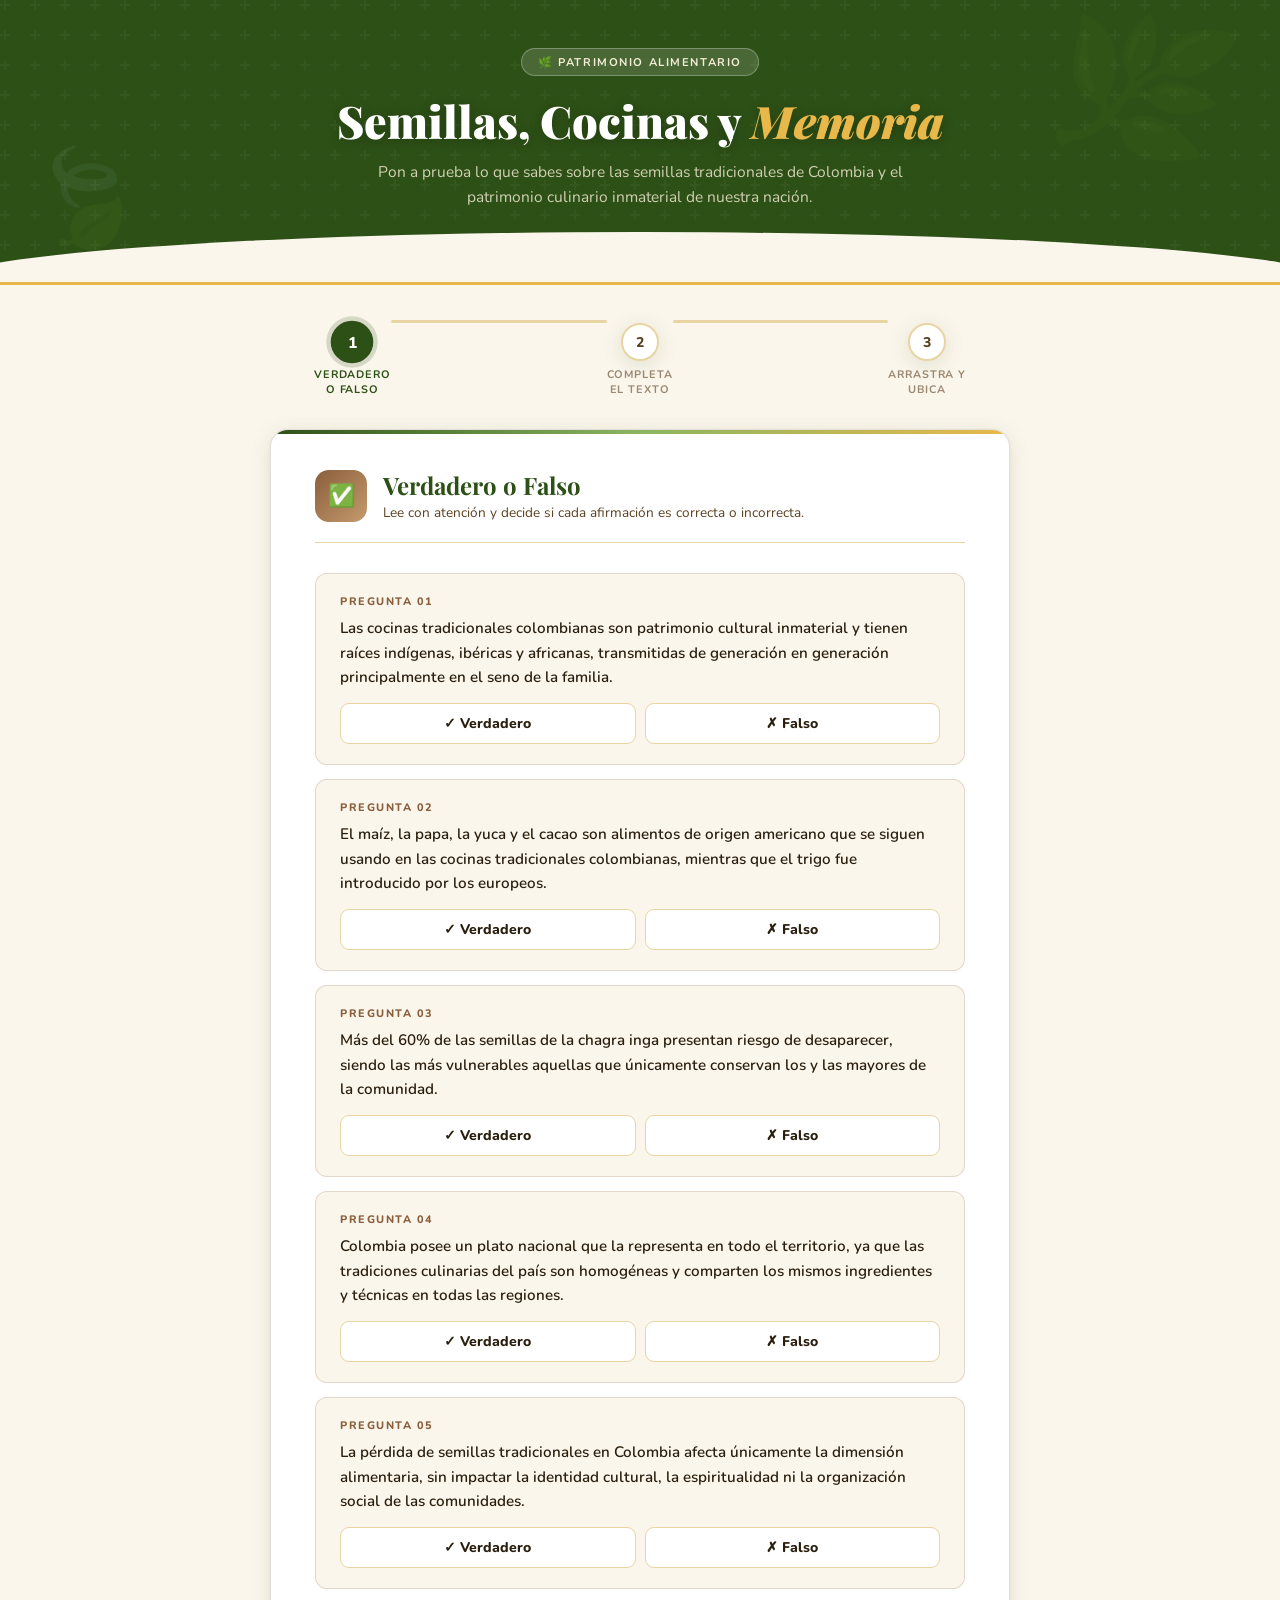
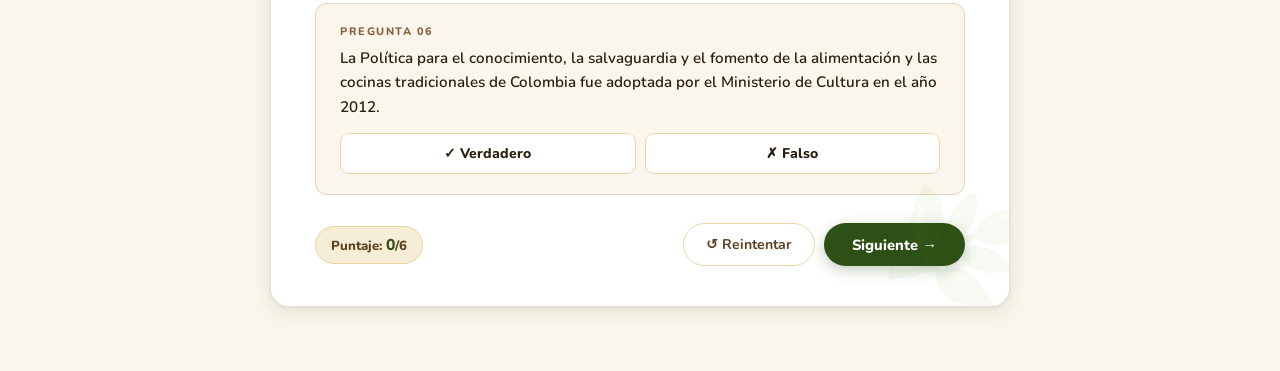
<file: uno.html>
<!DOCTYPE html>
<html lang="es">
<head>
<meta charset="UTF-8">
<meta name="viewport" content="width=device-width, initial-scale=1.0">
<title>Semillas, Cocinas y Memoria</title>
<link href="https://fonts.googleapis.com/css2?family=Playfair+Display:ital,wght@0,400;0,700;0,900;1,400&family=Nunito:wght@400;600;700;900&display=swap" rel="stylesheet">
<style>
/* ─── TOKENS ─────────────────────────────────────────── */
:root {
  --vd: #2D5016;
  --vm: #4A7C2F;
  --vc: #8AB661;
  --vs: #EEF6E2;
  --tierra: #8B5E3C;
  --tierrac: #C49A6C;
  --crema: #F5EDD6;
  --crema-o: #E8D5A3;
  --naranja: #D4722A;
  --amarillo: #E8B84B;
  --bg: #FBF6EC;
  --dk: #2A1F0E;
  --mid: #5C4020;
  --shad: 0 4px 20px rgba(45,80,22,0.13);
  --bord: rgba(92,51,23,0.16);
  --rad: 12px;
}

*, *::before, *::after { box-sizing: border-box; margin: 0; padding: 0; }

body {
  font-family: 'Nunito', sans-serif;
  background: var(--bg);
  color: var(--dk);
  min-height: 100vh;
}

/* ─── HERO ───────────────────────────────────────────── */
.hero {
  background: var(--vd);
  padding: 3rem 1.5rem 4.5rem;
  text-align: center;
  position: relative;
  overflow: hidden;
  border-bottom: 3px solid var(--amarillo);
}
.hero::before {
  content: '';
  position: absolute; inset: 0;
  background: url("data:image/svg+xml,%3Csvg width='60' height='60' viewBox='0 0 60 60' xmlns='http://www.w3.org/2000/svg'%3E%3Cg fill='none'%3E%3Cg fill='%23ffffff' fill-opacity='0.04'%3E%3Cpath d='M36 34v-4h-2v4h-4v2h4v4h2v-4h4v-2h-4zm0-30V0h-2v4h-4v2h4v4h2V6h4V4h-4zM6 34v-4H4v4H0v2h4v4h2v-4h4v-2H6zM6 4V0H4v4H0v2h4v4h2V6h4V4H6z'/%3E%3C/g%3E%3C/g%3E%3C/svg%3E");
}
.hero::after {
  content: '';
  position: absolute;
  bottom: -2px; left: 0; right: 0;
  height: 52px;
  background: var(--bg);
  clip-path: ellipse(55% 100% at 50% 100%);
}
.hero-badge {
  display: inline-block;
  background: rgba(255,255,255,0.14);
  color: var(--crema);
  font-size: 0.7rem;
  font-weight: 700;
  letter-spacing: 0.14em;
  text-transform: uppercase;
  padding: 0.35rem 1rem;
  border-radius: 50px;
  border: 1px solid rgba(255,255,255,0.28);
  margin-bottom: 1.2rem;
  position: relative;
}
.hero h1 {
  font-family: 'Playfair Display', serif;
  font-size: clamp(1.8rem, 5vw, 2.8rem);
  font-weight: 900;
  color: #fff;
  line-height: 1.15;
  position: relative;
  text-shadow: 0 2px 12px rgba(0,0,0,0.25);
}
.hero h1 em {
  font-style: italic;
  color: var(--amarillo);
}
.hero-sub {
  font-size: 0.97rem;
  color: rgba(245,237,214,0.82);
  max-width: 560px;
  margin: 0.75rem auto 0;
  line-height: 1.65;
  position: relative;
}
.leaf-bg {
  position: absolute;
  font-size: 7rem;
  opacity: 0.06;
  pointer-events: none;
  user-select: none;
}
.leaf-bg.l1 { top: -10px; right: 4%; transform: rotate(18deg); font-size: 9rem; }
.leaf-bg.l2 { bottom: 18px; left: 2%; transform: rotate(-14deg); font-size: 6rem; }

/* ─── PROGRESS ───────────────────────────────────────── */
.progress-bar-wrapper {
  max-width: 700px;
  margin: 2.4rem auto 2rem;
  padding: 0 24px;
}
.progress-steps {
  display: flex;
  justify-content: space-between;
}
.progress-step {
  display: flex;
  flex-direction: column;
  align-items: center;
  gap: 6px;
  cursor: pointer;
}
.step-circle {
  width: 38px;
  height: 38px;
  border-radius: 50%;
  background: #fff;
  border: 2px solid var(--crema-o);
  display: flex;
  align-items: center;
  justify-content: center;
  font-size: 14px;
  color: var(--mid);
  font-weight: 800;
  transition: all 0.3s;
  box-shadow: var(--shad);
}
.step-circle.active {
  background: var(--vd);
  border-color: var(--vd);
  color: #fff;
  transform: scale(1.12);
  box-shadow: 0 0 0 4px rgba(45,80,22,0.18);
}
.step-circle.done {
  background: var(--vc);
  border-color: var(--vc);
  color: #fff;
}
.step-label {
  font-size: 0.68rem;
  color: var(--mid);
  text-transform: uppercase;
  letter-spacing: 0.08em;
  font-weight: 700;
  text-align: center;
  opacity: 0.6;
}
.step-label.active { color: var(--vd); opacity: 1; }
.progress-line {
  height: 3px;
  background: var(--crema-o);
  border-radius: 2px;
  position: relative;
  margin-top: -22px;
  z-index: -1;
  flex: 1;
}
.progress-fill {
  height: 100%;
  background: linear-gradient(90deg, var(--vc), var(--vd));
  border-radius: 2px;
  transition: width 0.55s ease;
  width: 0%;
}

/* ─── CONTENEDOR ─────────────────────────────────────── */
.game-container {
  max-width: 780px;
  margin: 0 auto 4rem;
  padding: 0 20px;
}

/* ─── TARJETA SECCIÓN ────────────────────────────────── */
.section-card {
  background: #fff;
  border-radius: 18px;
  padding: 40px 44px;
  box-shadow: var(--shad), 0 1px 4px rgba(0,0,0,0.06);
  display: none;
  animation: slideUp 0.4s ease both;
  position: relative;
  overflow: hidden;
  border: 1px solid var(--bord);
}
.section-card::before {
  content: '';
  position: absolute;
  top: 0; left: 0; right: 0;
  height: 4px;
  background: linear-gradient(90deg, var(--vd), var(--vc), var(--amarillo));
}
.section-card.active { display: block; }

@keyframes slideUp {
  from { opacity: 0; transform: translateY(20px); }
  to   { opacity: 1; transform: translateY(0); }
}

.leaf-deco {
  position: absolute;
  opacity: 0.05;
  pointer-events: none;
  font-size: 110px;
  right: -16px;
  bottom: -16px;
  transform: rotate(28deg);
}

/* ─── CABECERA SECCIÓN ───────────────────────────────── */
.section-header {
  display: flex;
  align-items: center;
  gap: 16px;
  margin-bottom: 30px;
  padding-bottom: 20px;
  border-bottom: 1.5px solid var(--crema-o);
}
.section-icon {
  width: 52px;
  height: 52px;
  border-radius: 14px;
  display: flex;
  align-items: center;
  justify-content: center;
  font-size: 22px;
  flex-shrink: 0;
}
.icon-tf    { background: linear-gradient(135deg, var(--tierra), var(--tierrac)); }
.icon-fill  { background: linear-gradient(135deg, var(--vd), var(--vm)); }
.icon-drag  { background: linear-gradient(135deg, #b5860d, var(--amarillo)); }

.section-title-block h2 {
  font-family: 'Playfair Display', serif;
  font-size: 1.5rem;
  font-weight: 700;
  color: var(--vd);
  line-height: 1.2;
}
.section-title-block p {
  font-size: 0.85rem;
  color: var(--mid);
  margin-top: 3px;
  font-weight: 400;
}

/* ─── VERDADERO/FALSO ────────────────────────────────── */
.tf-question {
  background: var(--bg);
  border-radius: var(--rad);
  padding: 20px 24px;
  margin-bottom: 14px;
  border: 1.5px solid var(--bord);
  transition: all 0.25s;
}
.tf-question.answered-correct {
  border-color: var(--vc);
  background: #f0f9e6;
}
.tf-question.answered-wrong {
  border-color: #c0392b;
  background: #fdf2f2;
}
.tf-question-num {
  font-size: 0.68rem;
  font-weight: 800;
  letter-spacing: 0.14em;
  text-transform: uppercase;
  color: var(--tierra);
  margin-bottom: 7px;
}
.tf-question-text {
  font-size: 0.95rem;
  color: var(--dk);
  line-height: 1.6;
  margin-bottom: 14px;
  font-weight: 600;
}
.tf-buttons { display: flex; gap: 9px; }
.tf-btn {
  flex: 1;
  padding: 10px 14px;
  border: 1.5px solid var(--crema-o);
  background: #fff;
  border-radius: 9px;
  font-family: 'Nunito', sans-serif;
  font-size: 0.88rem;
  font-weight: 800;
  cursor: pointer;
  transition: all 0.2s;
  color: var(--dk);
}
.tf-btn:hover:not(:disabled) {
  border-color: var(--vm);
  background: var(--vs);
  transform: translateY(-1px);
}
.tf-btn.selected-true  { background: var(--vc); border-color: var(--vc); color: #fff; }
.tf-btn.selected-false { background: var(--tierra); border-color: var(--tierra); color: #fff; }
.tf-btn:disabled { cursor: default; }

.tf-feedback {
  margin-top: 10px;
  font-size: 0.82rem;
  line-height: 1.5;
  padding: 9px 13px;
  border-radius: 8px;
  display: none;
  font-weight: 600;
  border-left: 4px solid;
}
.tf-feedback.correct   { background: #eef7e4; color: #2d5016; border-color: var(--vm); display: block; }
.tf-feedback.incorrect { background: #fef0ee; color: #7a2210; border-color: var(--tierra); display: block; }

/* ─── COMPLETA EL TEXTO ──────────────────────────────── */
.fill-question {
  background: var(--bg);
  border-radius: var(--rad);
  padding: 22px 24px;
  margin-bottom: 14px;
  border: 1.5px solid var(--bord);
  transition: all 0.25s;
}
.fill-question.answered-correct { border-color: var(--vc); background: #f0f9e6; }
.fill-question.answered-wrong   { border-color: #c0392b; background: #fdf2f2; }

.fill-question-num {
  font-size: 0.68rem;
  font-weight: 800;
  letter-spacing: 0.14em;
  text-transform: uppercase;
  color: var(--vm);
  margin-bottom: 9px;
}
.fill-text {
  font-size: 0.95rem;
  color: var(--dk);
  line-height: 1.85;
  font-weight: 600;
  margin-bottom: 13px;
}
.fill-input-wrapper {
  display: flex;
  gap: 9px;
  align-items: center;
  flex-wrap: wrap;
}
.fill-input {
  flex: 1;
  min-width: 200px;
  padding: 9px 15px;
  border: 1.5px solid var(--crema-o);
  border-radius: 9px;
  font-family: 'Nunito', sans-serif;
  font-size: 0.93rem;
  color: var(--dk);
  background: #fff;
  transition: border-color 0.25s;
  outline: none;
}
.fill-input:focus          { border-color: var(--vm); }
.fill-input.correct-input  { border-color: var(--vc); background: #f0f9e6; }
.fill-input.wrong-input    { border-color: #c0392b; background: #fdf2f2; }
.fill-input:disabled       { cursor: default; }

.fill-check-btn {
  padding: 9px 20px;
  background: var(--vd);
  color: #fff;
  border: none;
  border-radius: 9px;
  font-family: 'Nunito', sans-serif;
  font-size: 0.88rem;
  font-weight: 800;
  cursor: pointer;
  transition: all 0.2s;
  white-space: nowrap;
}
.fill-check-btn:hover:not(:disabled) { background: var(--vm); transform: translateY(-1px); }
.fill-check-btn:disabled { opacity: 0.45; cursor: default; }

.fill-feedback {
  margin-top: 9px;
  font-size: 0.82rem;
  padding: 9px 13px;
  border-radius: 8px;
  display: none;
  font-weight: 600;
  line-height: 1.5;
  border-left: 4px solid;
}
.fill-feedback.correct   { background: #eef7e4; color: #2d5016; border-color: var(--vm); display: block; }
.fill-feedback.incorrect { background: #fef0ee; color: #7a2210; border-color: var(--tierra); display: block; }

/* ─── DRAG ───────────────────────────────────────────── */
.drag-instructions {
  font-size: 0.86rem;
  color: var(--mid);
  margin-bottom: 22px;
  padding: 11px 15px;
  background: #fef7e4;
  border-left: 3px solid var(--amarillo);
  border-radius: 0 8px 8px 0;
  line-height: 1.5;
}

.drag-column-title {
  font-size: 0.68rem;
  font-weight: 800;
  letter-spacing: 0.13em;
  text-transform: uppercase;
  color: var(--tierra);
  margin-bottom: 10px;
  padding-bottom: 7px;
  border-bottom: 1.5px solid var(--crema-o);
}

.drag-items-bank {
  display: flex;
  flex-wrap: wrap;
  gap: 8px;
  margin-bottom: 26px;
  padding: 16px;
  background: var(--bg);
  border-radius: var(--rad);
  border: 1.5px dashed var(--crema-o);
  min-height: 76px;
}

.drag-item {
  padding: 7px 15px;
  background: #fff;
  border: 1.5px solid var(--bord);
  border-radius: 50px;
  font-size: 0.85rem;
  font-weight: 700;
  color: var(--dk);
  cursor: grab;
  transition: all 0.18s;
  user-select: none;
  box-shadow: 0 2px 6px rgba(45,80,22,0.08);
}
.drag-item:hover         { transform: translateY(-2px); box-shadow: 0 5px 14px rgba(45,80,22,0.14); border-color: var(--vm); }
.drag-item.dragging      { opacity: 0.35; cursor: grabbing; }
.drag-item.placed        { opacity: 0.28; pointer-events: none; }

.drag-area {
  display: grid;
  grid-template-columns: 1fr 1fr;
  gap: 22px;
  margin-bottom: 18px;
}
@media (max-width: 580px) {
  .drag-area { grid-template-columns: 1fr; }
  .section-card { padding: 26px 20px; }
}

.drop-zone {
  min-height: 54px;
  background: #fff;
  border: 1.5px dashed var(--crema-o);
  border-radius: var(--rad);
  margin-bottom: 8px;
  display: flex;
  align-items: center;
  padding: 8px 11px;
  gap: 7px;
  transition: all 0.18s;
  flex-wrap: wrap;
}
.drop-zone.drag-over     { border-color: var(--amarillo); background: #fef7e4; }
.drop-zone.correct-zone  { border-color: var(--vc); background: #f0f9e6; border-style: solid; }
.drop-zone.wrong-zone    { border-color: #c0392b; background: #fdf2f2; border-style: solid; }

.drop-placeholder {
  font-size: 0.76rem;
  color: rgba(42,31,14,0.28);
  font-style: italic;
  font-weight: 400;
}

.dropped-item {
  padding: 5px 12px;
  border-radius: 50px;
  font-size: 0.8rem;
  font-weight: 700;
  cursor: pointer;
  transition: all 0.18s;
}
.dropped-item.unverified     { background: var(--crema-o); color: var(--dk); }
.dropped-item.correct-placed { background: var(--vc); color: #fff; cursor: default; }
.dropped-item.wrong-placed   { background: #c0392b; color: #fff; }

/* ─── BOTONES ACCIÓN ─────────────────────────────────── */
.action-row {
  display: flex;
  gap: 10px;
  margin-top: 28px;
  flex-wrap: wrap;
  align-items: center;
  justify-content: space-between;
}
.score-chip {
  font-size: 0.82rem;
  font-weight: 800;
  color: var(--mid);
  background: var(--crema);
  border: 1px solid var(--crema-o);
  padding: 7px 15px;
  border-radius: 50px;
}
.score-chip span { color: var(--vd); font-size: 0.98rem; }

.btn-primary {
  padding: 11px 28px;
  background: var(--vd);
  color: #fff;
  border: none;
  border-radius: 50px;
  font-family: 'Nunito', sans-serif;
  font-size: 0.92rem;
  font-weight: 800;
  cursor: pointer;
  transition: all 0.2s;
  box-shadow: 0 4px 14px rgba(45,80,22,0.28);
}
.btn-primary:hover { background: var(--vm); transform: translateY(-2px); box-shadow: 0 6px 18px rgba(45,80,22,0.36); }

.btn-secondary {
  padding: 11px 22px;
  background: transparent;
  color: var(--mid);
  border: 1.5px solid var(--crema-o);
  border-radius: 50px;
  font-family: 'Nunito', sans-serif;
  font-size: 0.88rem;
  font-weight: 700;
  cursor: pointer;
  transition: all 0.2s;
}
.btn-secondary:hover { border-color: var(--mid); background: var(--crema); }

.drag-verify-btn {
  padding: 11px 26px;
  background: var(--naranja);
  color: #fff;
  border: none;
  border-radius: 50px;
  font-family: 'Nunito', sans-serif;
  font-size: 0.9rem;
  font-weight: 800;
  cursor: pointer;
  transition: all 0.2s;
  box-shadow: 0 4px 14px rgba(212,114,42,0.3);
}
.drag-verify-btn:hover { background: #b85d22; transform: translateY(-2px); }

/* ─── PANTALLA RESULTADOS ────────────────────────────── */
.results-screen {
  display: none;
  text-align: center;
  padding: 16px 0;
}
.results-screen.show { display: block; animation: slideUp 0.45s ease; }

.results-emoji { font-size: 4.5rem; margin-bottom: 16px; display: block; }

.results-title {
  font-family: 'Playfair Display', serif;
  font-size: 1.9rem;
  font-weight: 900;
  color: var(--vd);
  margin-bottom: 12px;
}
.results-subtitle {
  font-size: 0.97rem;
  color: var(--mid);
  margin-bottom: 30px;
  line-height: 1.6;
  max-width: 420px;
  margin-left: auto;
  margin-right: auto;
}
.results-grid {
  display: grid;
  grid-template-columns: repeat(3, 1fr);
  gap: 12px;
  margin-bottom: 32px;
}
@media (max-width: 500px) { .results-grid { grid-template-columns: 1fr; } }

.result-block {
  background: var(--bg);
  border: 1px solid var(--bord);
  border-radius: var(--rad);
  padding: 18px 12px;
}
.result-block-num {
  font-family: 'Playfair Display', serif;
  font-size: 1.9rem;
  font-weight: 900;
  color: var(--vd);
  display: block;
}
.result-block-label {
  font-size: 0.76rem;
  color: var(--mid);
  font-weight: 700;
  margin-top: 4px;
  display: block;
  text-transform: uppercase;
  letter-spacing: 0.06em;
}

.total-score-ring {
  width: 116px;
  height: 116px;
  border-radius: 50%;
  background: conic-gradient(var(--vc) var(--pct, 0%), var(--crema-o) 0%);
  display: flex;
  align-items: center;
  justify-content: center;
  margin: 0 auto 26px;
}
.total-score-inner {
  width: 86px;
  height: 86px;
  border-radius: 50%;
  background: #fff;
  display: flex;
  flex-direction: column;
  align-items: center;
  justify-content: center;
  box-shadow: inset 0 1px 4px rgba(0,0,0,0.06);
}
.total-score-pct {
  font-family: 'Playfair Display', serif;
  font-size: 1.55rem;
  font-weight: 900;
  color: var(--vd);
  line-height: 1;
}
.total-score-label {
  font-size: 0.6rem;
  font-weight: 800;
  color: var(--mid);
  letter-spacing: 0.1em;
  text-transform: uppercase;
  margin-top: 2px;
}

.section-divider {
  height: 1px;
  background: linear-gradient(90deg, transparent, var(--crema-o), transparent);
  margin: 24px 0;
}
</style>
</head>
<body>

<!-- HERO -->
<header class="hero">
  <div class="leaf-bg l1">🌿</div>
  <div class="leaf-bg l2">🍃</div>
  <div class="hero-badge">🌿 Patrimonio Alimentario</div>
  <h1>Semillas, Cocinas y <em>Memoria</em></h1>
  <p class="hero-sub">Pon a prueba lo que sabes sobre las semillas tradicionales de Colombia y el patrimonio culinario inmaterial de nuestra nación.</p>
</header>

<!-- PROGRESS -->
<div class="progress-bar-wrapper">
  <div class="progress-steps">
    <div class="progress-step" onclick="goToSection(0)">
      <div class="step-circle active" id="step-0">1</div>
      <span class="step-label active" id="step-label-0">Verdadero<br>o Falso</span>
    </div>
    <div style="flex:1;margin-top:19px;">
      <div class="progress-line"><div class="progress-fill" id="line-1"></div></div>
    </div>
    <div class="progress-step" onclick="goToSection(1)">
      <div class="step-circle" id="step-1">2</div>
      <span class="step-label" id="step-label-1">Completa<br>el Texto</span>
    </div>
    <div style="flex:1;margin-top:19px;">
      <div class="progress-line"><div class="progress-fill" id="line-2"></div></div>
    </div>
    <div class="progress-step" onclick="goToSection(2)">
      <div class="step-circle" id="step-2">3</div>
      <span class="step-label" id="step-label-2">Arrastra y<br>Ubica</span>
    </div>
  </div>
</div>

<!-- SECCIONES DEL JUEGO -->
<div class="game-container">

  <!-- ===== SECCIÓN 1: VERDADERO O FALSO ===== -->
  <div class="section-card active" id="section-0">
    <div class="leaf-deco">🌿</div>
    <div class="section-header">
      <div class="section-icon icon-tf">✅</div>
      <div class="section-title-block">
        <h2>Verdadero o Falso</h2>
        <p>Lee con atención y decide si cada afirmación es correcta o incorrecta.</p>
      </div>
    </div>

    <div class="tf-question" id="tf-q1">
      <div class="tf-question-num">Pregunta 01</div>
      <div class="tf-question-text">Las cocinas tradicionales colombianas son patrimonio cultural inmaterial y tienen raíces indígenas, ibéricas y africanas, transmitidas de generación en generación principalmente en el seno de la familia.</div>
      <div class="tf-buttons">
        <button class="tf-btn" onclick="answerTF(this,'true',1)">✓ Verdadero</button>
        <button class="tf-btn" onclick="answerTF(this,'false',1)">✗ Falso</button>
      </div>
      <div class="tf-feedback" id="tf-f1"></div>
    </div>

    <div class="tf-question" id="tf-q2">
      <div class="tf-question-num">Pregunta 02</div>
      <div class="tf-question-text">El maíz, la papa, la yuca y el cacao son alimentos de origen americano que se siguen usando en las cocinas tradicionales colombianas, mientras que el trigo fue introducido por los europeos.</div>
      <div class="tf-buttons">
        <button class="tf-btn" onclick="answerTF(this,'true',2)">✓ Verdadero</button>
        <button class="tf-btn" onclick="answerTF(this,'false',2)">✗ Falso</button>
      </div>
      <div class="tf-feedback" id="tf-f2"></div>
    </div>

    <div class="tf-question" id="tf-q3">
      <div class="tf-question-num">Pregunta 03</div>
      <div class="tf-question-text">Más del 60% de las semillas de la chagra inga presentan riesgo de desaparecer, siendo las más vulnerables aquellas que únicamente conservan los y las mayores de la comunidad.</div>
      <div class="tf-buttons">
        <button class="tf-btn" onclick="answerTF(this,'true',3)">✓ Verdadero</button>
        <button class="tf-btn" onclick="answerTF(this,'false',3)">✗ Falso</button>
      </div>
      <div class="tf-feedback" id="tf-f3"></div>
    </div>

    <div class="tf-question" id="tf-q4">
      <div class="tf-question-num">Pregunta 04</div>
      <div class="tf-question-text">Colombia posee un plato nacional que la representa en todo el territorio, ya que las tradiciones culinarias del país son homogéneas y comparten los mismos ingredientes y técnicas en todas las regiones.</div>
      <div class="tf-buttons">
        <button class="tf-btn" onclick="answerTF(this,'true',4)">✓ Verdadero</button>
        <button class="tf-btn" onclick="answerTF(this,'false',4)">✗ Falso</button>
      </div>
      <div class="tf-feedback" id="tf-f4"></div>
    </div>

    <div class="tf-question" id="tf-q5">
      <div class="tf-question-num">Pregunta 05</div>
      <div class="tf-question-text">La pérdida de semillas tradicionales en Colombia afecta únicamente la dimensión alimentaria, sin impactar la identidad cultural, la espiritualidad ni la organización social de las comunidades.</div>
      <div class="tf-buttons">
        <button class="tf-btn" onclick="answerTF(this,'true',5)">✓ Verdadero</button>
        <button class="tf-btn" onclick="answerTF(this,'false',5)">✗ Falso</button>
      </div>
      <div class="tf-feedback" id="tf-f5"></div>
    </div>

    <div class="tf-question" id="tf-q6">
      <div class="tf-question-num">Pregunta 06</div>
      <div class="tf-question-text">La Política para el conocimiento, la salvaguardia y el fomento de la alimentación y las cocinas tradicionales de Colombia fue adoptada por el Ministerio de Cultura en el año 2012.</div>
      <div class="tf-buttons">
        <button class="tf-btn" onclick="answerTF(this,'true',6)">✓ Verdadero</button>
        <button class="tf-btn" onclick="answerTF(this,'false',6)">✗ Falso</button>
      </div>
      <div class="tf-feedback" id="tf-f6"></div>
    </div>

    <div class="action-row">
      <div class="score-chip">Puntaje: <span id="score-tf">0</span>/6</div>
      <div style="display:flex;gap:9px;">
        <button class="btn-secondary" onclick="resetSection(0)">↺ Reintentar</button>
        <button class="btn-primary" onclick="nextSection(0)">Siguiente →</button>
      </div>
    </div>
  </div>

  <!-- ===== SECCIÓN 2: COMPLETA EL TEXTO ===== -->
  <div class="section-card" id="section-1">
    <div class="leaf-deco">🌱</div>
    <div class="section-header">
      <div class="section-icon icon-fill">✍️</div>
      <div class="section-title-block">
        <h2>Completa el Texto</h2>
        <p>Escribe la palabra o frase que falta en cada enunciado.</p>
      </div>
    </div>

    <div class="fill-question" id="fill-q1">
      <div class="fill-question-num">Pregunta 01</div>
      <div class="fill-text">La frase que resume el corazón de la investigación sobre las comunidades inga es: «Sin semillas no hay chagra, sin chagra no hay ________.»</div>
      <div class="fill-input-wrapper">
        <input class="fill-input" id="fill-i1" type="text" placeholder="Escribe tu respuesta..." autocomplete="off">
        <button class="fill-check-btn" onclick="checkFill(1)">Verificar</button>
      </div>
      <div class="fill-feedback" id="fill-f1"></div>
    </div>

    <div class="fill-question" id="fill-q2">
      <div class="fill-question-num">Pregunta 02</div>
      <div class="fill-text">Según la Política del Ministerio de Cultura (2012), las cocinas tradicionales son un ejemplo de patrimonio cultural ________, que se transmite de generación en generación y constituye parte de la memoria colectiva.</div>
      <div class="fill-input-wrapper">
        <input class="fill-input" id="fill-i2" type="text" placeholder="Escribe tu respuesta..." autocomplete="off">
        <button class="fill-check-btn" onclick="checkFill(2)">Verificar</button>
      </div>
      <div class="fill-feedback" id="fill-f2"></div>
    </div>

    <div class="fill-question" id="fill-q3">
      <div class="fill-question-num">Pregunta 03</div>
      <div class="fill-text">La ciudad que fue reconocida por la UNESCO en 2005 como "ciudad de la gastronomía" es ________, gracias a su Congreso Nacional Gastronómico que se celebra desde 2003.</div>
      <div class="fill-input-wrapper">
        <input class="fill-input" id="fill-i3" type="text" placeholder="Escribe tu respuesta..." autocomplete="off">
        <button class="fill-check-btn" onclick="checkFill(3)">Verificar</button>
      </div>
      <div class="fill-feedback" id="fill-f3"></div>
    </div>

    <div class="fill-question" id="fill-q4">
      <div class="fill-question-num">Pregunta 04</div>
      <div class="fill-text">El fundamento cosmogónico del pueblo inga es la ________, entendida como los principios rectores de la vida establecidos ancestralmente que buscan guardar el equilibrio de los mundos.</div>
      <div class="fill-input-wrapper">
        <input class="fill-input" id="fill-i4" type="text" placeholder="Escribe tu respuesta..." autocomplete="off">
        <button class="fill-check-btn" onclick="checkFill(4)">Verificar</button>
      </div>
      <div class="fill-feedback" id="fill-f4"></div>
    </div>

    <div class="fill-question" id="fill-q5">
      <div class="fill-question-num">Pregunta 05</div>
      <div class="fill-text">De las 27 variedades de maíz reportadas en la región Caribe colombiana, para el año 2002 ocho habían ________ y catorce se consideraban escasas, evidenciando la grave pérdida del patrimonio genético alimentario.</div>
      <div class="fill-input-wrapper">
        <input class="fill-input" id="fill-i5" type="text" placeholder="Escribe tu respuesta..." autocomplete="off">
        <button class="fill-check-btn" onclick="checkFill(5)">Verificar</button>
      </div>
      <div class="fill-feedback" id="fill-f5"></div>
    </div>

    <div class="action-row">
      <div class="score-chip">Puntaje: <span id="score-fill">0</span>/5</div>
      <div style="display:flex;gap:9px;">
        <button class="btn-secondary" onclick="resetSection(1)">↺ Reintentar</button>
        <button class="btn-primary" onclick="nextSection(1)">Siguiente →</button>
      </div>
    </div>
  </div>

  <!-- ===== SECCIÓN 3: ARRASTRA Y UBICA ===== -->
  <div class="section-card" id="section-2">
    <div class="leaf-deco">🌾</div>
    <div class="section-header">
      <div class="section-icon icon-drag">🎯</div>
      <div class="section-title-block">
        <h2>Arrastra y Ubica</h2>
        <p>Clasifica cada semilla tradicional colombiana según su estado de conservación actual.</p>
      </div>
    </div>

    <div style="background:var(--vs);border-left:4px solid var(--vm);border-radius:0 9px 9px 0;padding:13px 16px;margin-bottom:18px;font-size:0.81rem;color:var(--mid);line-height:1.6;">
      <strong>📚 Fundamento teórico:</strong> Según el Ministerio de Cultura de Colombia (2012), de las 27 variedades de maíz criollo reportadas en la región Caribe, 8 habían desaparecido y 14 se consideraban escasas para 2002 (Asproal, 2001-2002). El Instituto Humboldt y el SiB Colombia reportan que 814 especies vegetales del país se encuentran en estado de amenaza (SiB Colombia, 2022). La Corte Constitucional, mediante Sentencia T-247 de 2023, ordenó proteger las semillas nativas y criollas de los pueblos indígenas ante la ausencia de un marco legal específico.
    </div>

    <div class="drag-instructions">
      💡 <strong>Instrucción:</strong> Arrastra cada semilla desde el banco hacia la categoría donde pertenece. Haz clic en una semilla ya colocada para devolverla al banco.
    </div>

    <div class="drag-column-title">🌿 Banco de semillas tradicionales — arrastra desde aquí</div>
    <div class="drag-items-bank" id="drag-bank">
      <div class="drag-item" draggable="true" data-id="maiz_amarillo" ondragstart="dragStart(event)" onclick="returnItem('maiz_amarillo')">Maíz Amarillo Criollo</div>
      <div class="drag-item" draggable="true" data-id="frijol_cargamanto" ondragstart="dragStart(event)" onclick="returnItem('frijol_cargamanto')">Fríjol Cargamanto</div>
      <div class="drag-item" draggable="true" data-id="papa_criolla" ondragstart="dragStart(event)" onclick="returnItem('papa_criolla')">Papa Criolla</div>
      <div class="drag-item" draggable="true" data-id="papa_uva_mora" ondragstart="dragStart(event)" onclick="returnItem('papa_uva_mora')">Papa Uva Mora <em style="font-size:.75em;opacity:.65">(nativa andina)</em></div>
      <div class="drag-item" draggable="true" data-id="maiz_cacao" ondragstart="dragStart(event)" onclick="returnItem('maiz_cacao')">Maíz Cacao <em style="font-size:.75em;opacity:.65">(Caribe)</em></div>
      <div class="drag-item" draggable="true" data-id="arroz_rojo_zenú" ondragstart="dragStart(event)" onclick="returnItem('arroz_rojo_zenú')">Arroz Rojo Zenú</div>
      <div class="drag-item" draggable="true" data-id="yuca_amarilla" ondragstart="dragStart(event)" onclick="returnItem('yuca_amarilla')">Yuca Amarilla</div>
      <div class="drag-item" draggable="true" data-id="papa_jardinera" ondragstart="dragStart(event)" onclick="returnItem('papa_jardinera')">Papa Jardinera <em style="font-size:.75em;opacity:.65">(nativa andina)</em></div>
      <div class="drag-item" draggable="true" data-id="maiz_chococito" ondragstart="dragStart(event)" onclick="returnItem('maiz_chococito')">Maíz Chococito <em style="font-size:.75em;opacity:.65">(Pacífico)</em></div>
    </div>

    <div class="drag-area">
      <div>
        <div class="drag-column-title" style="color:var(--vm);">✅ Semillas Comunes</div>
        <div class="drop-zone" id="zone-comun"
          ondragover="dragOver(event)" ondragleave="dragLeave(event)" ondrop="drop(event,'comun')">
          <span class="drop-placeholder">Suelta aquí las semillas comunes</span>
        </div>

        <div class="drag-column-title" style="color:#c0392b;margin-top:18px;">🚫 Semillas Desaparecidas</div>
        <div class="drop-zone" id="zone-desaparecida"
          ondragover="dragOver(event)" ondragleave="dragLeave(event)" ondrop="drop(event,'desaparecida')">
          <span class="drop-placeholder">Suelta aquí las semillas desaparecidas</span>
        </div>
      </div>

      <div>
        <div class="drag-column-title" style="color:var(--naranja);">⚠️ Semillas en Peligro</div>
        <div class="drop-zone" id="zone-peligro"
          ondragover="dragOver(event)" ondragleave="dragLeave(event)" ondrop="drop(event,'peligro')">
          <span class="drop-placeholder">Suelta aquí las semillas en peligro</span>
        </div>
      </div>
    </div>

    <div class="action-row">
      <div class="score-chip">Puntaje: <span id="score-drag">0</span>/9</div>
      <div style="display:flex;gap:9px;">
        <button class="btn-secondary" onclick="resetSection(2)">↺ Reintentar</button>
        <button class="drag-verify-btn" onclick="verifyDrag()">Verificar ✓</button>
        <button class="btn-primary" onclick="showResults()">Ver Resultados →</button>
      </div>
    </div>
  </div>

  <!-- ===== RESULTADOS ===== -->
  <div class="section-card" id="section-results">
    <div class="results-screen show">
      <span class="results-emoji" id="results-emoji">🌿</span>
      <h2 class="results-title" id="results-title">¡Excelente trabajo!</h2>
      <p class="results-subtitle" id="results-subtitle">Has completado el juego sobre las semillas y el patrimonio culinario de Colombia.</p>

      <div class="total-score-ring" id="score-ring" style="--pct:0deg">
        <div class="total-score-inner">
          <span class="total-score-pct" id="final-pct">0%</span>
          <span class="total-score-label">Score</span>
        </div>
      </div>

      <div class="results-grid">
        <div class="result-block">
          <span class="result-block-num" id="r-tf">0/6</span>
          <span class="result-block-label">Verdadero o Falso</span>
        </div>
        <div class="result-block">
          <span class="result-block-num" id="r-fill">0/5</span>
          <span class="result-block-label">Completa el Texto</span>
        </div>
        <div class="result-block">
          <span class="result-block-num" id="r-drag">0/9</span>
          <span class="result-block-label">Arrastra y Ubica</span>
        </div>
      </div>

      <div class="section-divider"></div>
      <p style="font-size:0.88rem;color:var(--mid);line-height:1.7;margin-bottom:26px;font-style:italic;max-width:480px;margin-left:auto;margin-right:auto;">"Las cocinas tradicionales, como patrimonio cultural, son colectivas, pertenecen a un grupo social particular y se transmiten de generación en generación como un legado." — Ministerio de Cultura de Colombia, 2012</p>

      <button class="btn-primary" onclick="restartGame()" style="margin:0 auto;display:block;">↺ Jugar de nuevo</button>
    </div>
  </div>

</div><!-- /game-container -->

<script>
const state = {
  tf:   { scores: {}, total: 0 },
  fill: { scores: {}, total: 0 },
  drag: { placed: {}, total: 0 }
};
let currentSection = 0;
let draggedId = null;

const tfAnswers = { 1:'true', 2:'true', 3:'true', 4:'false', 5:'false', 6:'true' };
const tfExplanations = {
  1: '✓ Correcto. Según el Ministerio de Cultura (2012), las cocinas tradicionales comprenden complejos conjuntos de conocimientos y prácticas culinarias con raíces indígenas, ibéricas y africanas, transmitidas en el seno de la familia.',
  2: '✓ Correcto. El maíz, la papa, la yuca, el achiote, el aguacate y el cacao son de origen amerindio. Los ibéricos introdujeron el trigo, cuya harina sustenta una diversa panadería regional en Colombia.',
  3: '✓ Correcto. El 62% de las semillas (36 tipos) están en peligro en las comunidades inga, y son las mujeres mayores quienes principalmente aún las conservan.',
  4: '✗ Incorrecto. Según la Política de Cocinas (2012), no existe un plato nacional colombiano. Lo que caracteriza a la comida colombiana es su diversidad regional. Como señala el antropólogo Julián Estrada: "En cocina, lo correcto es hablar de lo regional."',
  5: '✗ Incorrecto. La pérdida de semillas afecta múltiples dimensiones: la identidad cultural, la espiritualidad, los lenguajes y la organización social de las comunidades, no solo la alimentación.',
  6: '✓ Correcto. El documento fue presentado al Consejo Nacional de Patrimonio y adoptado por el Ministerio de Cultura en febrero del 2012, para su expedición y divulgación.'
};

const fillAnswers = {
  1: ['comida', 'comida.'],
  2: ['inmaterial', 'cultural inmaterial'],
  3: ['popayan', 'popayán'],
  4: ['ley de origen', 'la ley de origen'],
  5: ['desaparecido', 'desaparecidos', 'desaparecidas']
};
const fillExplanations = {
  1: '✓ "Sin semillas no hay chagra, sin chagra no hay comida." Esta frase resume la relación vital entre las semillas, el sistema productivo y la seguridad alimentaria del pueblo inga.',
  2: '✓ Las cocinas tradicionales son patrimonio cultural inmaterial (PCI). El Decreto 2941 de 2009 incluye la cultura culinaria como uno de los doce ámbitos temáticos del patrimonio cultural inmaterial de Colombia.',
  3: '✓ Popayán fue reconocida por la UNESCO en 2005 como "ciudad de la gastronomía", distinción enmarcada en la Red de Ciudades Creativas de la Alianza Global.',
  4: '✓ La ley de origen es el principio rector de la vida inga. No está escrita, se transmite en forma de cuento o mito y busca la armonía entre el ser humano, la naturaleza y el cosmos.',
  5: '✓ Según el inventario de Asproal (2001-2002) citado en la Política de Cocinas (Ministerio de Cultura, 2012), de 27 variedades de maíz criollo del Caribe, 8 habían desaparecido y 14 se consideraban escasas.'
};

const dragCorrect = {
  'maiz_amarillo': 'comun', 'frijol_cargamanto': 'comun', 'papa_criolla': 'comun',
  'papa_uva_mora': 'peligro', 'maiz_cacao': 'peligro', 'papa_jardinera': 'peligro',
  'arroz_rojo_zenú': 'desaparecida', 'yuca_amarilla': 'desaparecida', 'maiz_chococito': 'desaparecida'
};
const dragLabels = {
  'maiz_amarillo': 'Maíz Amarillo Criollo', 'frijol_cargamanto': 'Fríjol Cargamanto',
  'papa_criolla': 'Papa Criolla', 'papa_uva_mora': 'Papa Uva Mora',
  'maiz_cacao': 'Maíz Cacao (Caribe)', 'papa_jardinera': 'Papa Jardinera',
  'arroz_rojo_zenú': 'Arroz Rojo Zenú', 'yuca_amarilla': 'Yuca Amarilla',
  'maiz_chococito': 'Maíz Chococito'
};

function goToSection(n) {
  document.getElementById('section-' + currentSection).classList.remove('active');
  document.getElementById('section-' + n).classList.add('active');
  for (let i = 0; i <= 2; i++) {
    const c = document.getElementById('step-' + i);
    const l = document.getElementById('step-label-' + i);
    c.classList.remove('active', 'done'); l.classList.remove('active');
    if (i < n) { c.classList.add('done'); c.textContent = '✓'; }
    else if (i === n) { c.classList.add('active'); c.textContent = i + 1; l.classList.add('active'); }
    else { c.textContent = i + 1; }
  }
  if (n >= 1) document.getElementById('line-1').style.width = '100%';
  else document.getElementById('line-1').style.width = '0%';
  if (n >= 2) document.getElementById('line-2').style.width = '100%';
  else document.getElementById('line-2').style.width = '0%';
  currentSection = n;
  window.scrollTo({ top: 0, behavior: 'smooth' });
}
function nextSection(c) { if (c < 2) goToSection(c + 1); else showResults(); }

function answerTF(btn, answer, num) {
  const qEl = document.getElementById('tf-q' + num);
  if (qEl.classList.contains('answered-correct') || qEl.classList.contains('answered-wrong')) return;
  qEl.querySelectorAll('.tf-btn').forEach(b => b.disabled = true);
  const isCorrect = answer === tfAnswers[num];
  btn.classList.add(answer === 'true' ? 'selected-true' : 'selected-false');
  const fb = document.getElementById('tf-f' + num);
  fb.textContent = tfExplanations[num];
  fb.className = 'tf-feedback ' + (isCorrect ? 'correct' : 'incorrect');
  qEl.classList.add(isCorrect ? 'answered-correct' : 'answered-wrong');
  if (isCorrect && !state.tf.scores[num]) {
    state.tf.scores[num] = 1; state.tf.total++;
    document.getElementById('score-tf').textContent = state.tf.total;
  }
}

function checkFill(num) {
  const input = document.getElementById('fill-i' + num);
  const qEl = document.getElementById('fill-q' + num);
  const fb = document.getElementById('fill-f' + num);
  if (qEl.classList.contains('answered-correct')) return;
  const val = input.value.trim().toLowerCase().replace(/[.,;]/g, '');
  const isCorrect = fillAnswers[num].some(a => val === a.toLowerCase().replace(/[.,;]/g, ''));
  input.classList.add(isCorrect ? 'correct-input' : 'wrong-input');
  input.disabled = true; input.nextElementSibling.disabled = true;
  fb.textContent = fillExplanations[num];
  fb.className = 'fill-feedback ' + (isCorrect ? 'correct' : 'incorrect');
  qEl.classList.add(isCorrect ? 'answered-correct' : 'answered-wrong');
  if (isCorrect && !state.fill.scores[num]) {
    state.fill.scores[num] = 1; state.fill.total++;
    document.getElementById('score-fill').textContent = state.fill.total;
  }
}

function dragStart(e) {
  draggedId = e.target.dataset.id;
  e.target.classList.add('dragging');
  e.dataTransfer.setData('text/plain', draggedId);
  setTimeout(() => e.target.classList.add('placed'), 10);
}
function dragOver(e)  { e.preventDefault(); e.currentTarget.classList.add('drag-over'); }
function dragLeave(e) { e.currentTarget.classList.remove('drag-over'); }
function drop(e, zoneId) {
  e.preventDefault(); e.currentTarget.classList.remove('drag-over');
  const id = e.dataTransfer.getData('text/plain') || draggedId;
  if (!id) return;
  removeFromAllZones(id);
  const b = document.querySelector(`[data-id="${id}"]`);
  if (b) b.classList.add('placed');
  placein(id, zoneId); draggedId = null;
}
function placein(id, zoneId) {
  state.drag.placed[id] = zoneId;
  const zone = document.getElementById('zone-' + zoneId);
  const ph = zone.querySelector('.drop-placeholder'); if (ph) ph.remove();
  const chip = document.createElement('div');
  chip.className = 'dropped-item unverified'; chip.dataset.itemId = id;
  chip.textContent = dragLabels[id]; chip.onclick = () => returnItem(id);
  zone.appendChild(chip);
}
function returnItem(id) {
  const chip = document.querySelector(`.dropped-item[data-item-id="${id}"]`);
  if (chip && chip.classList.contains('correct-placed')) return;
  removeFromAllZones(id);
  const b = document.querySelector(`#drag-bank [data-id="${id}"]`);
  if (b) b.classList.remove('placed', 'dragging');
  delete state.drag.placed[id];
}
function removeFromAllZones(id) {
  const chip = document.querySelector(`.dropped-item[data-item-id="${id}"]`);
  if (chip) {
    const zone = chip.parentElement; chip.remove();
    if (!zone.querySelector('.dropped-item')) {
      const ph = document.createElement('span'); ph.className = 'drop-placeholder';
      const z = zone.id.replace('zone-', '');
      ph.textContent = z === 'comun' ? 'Suelta aquí las semillas comunes' : z === 'peligro' ? 'Suelta aquí las semillas en peligro' : 'Suelta aquí las semillas desaparecidas';
      zone.appendChild(ph);
    }
  }
}
function verifyDrag() {
  let correct = 0;
  Object.entries(state.drag.placed).forEach(([id, zoneId]) => {
    const chip = document.querySelector(`.dropped-item[data-item-id="${id}"]`);
    if (!chip) return;
    const ok = dragCorrect[id] === zoneId;
    chip.classList.remove('unverified', 'wrong-placed', 'correct-placed');
    chip.classList.add(ok ? 'correct-placed' : 'wrong-placed');
    if (ok) { correct++; chip.onclick = null;
      const b = document.querySelector(`#drag-bank [data-id="${id}"]`); if (b) b.style.display = 'none';
    } else { setTimeout(() => returnItem(id), 800); }
  });
  state.drag.total = correct;
  document.getElementById('score-drag').textContent = correct;
  const left = Object.keys(dragCorrect).length - Object.keys(state.drag.placed).length;
  if (left > 0) alert(`Aún quedan ${left} semilla(s) sin clasificar. ¡Sigue intentando!`);
}

function showResults() {
  document.getElementById('section-' + currentSection).classList.remove('active');
  document.getElementById('section-results').classList.add('active');
  const total = state.tf.total + state.fill.total + state.drag.total;
  const pct = Math.round((total / 20) * 100);
  document.getElementById('r-tf').textContent = state.tf.total + '/6';
  document.getElementById('r-fill').textContent = state.fill.total + '/5';
  document.getElementById('r-drag').textContent = state.drag.total + '/9';
  document.getElementById('final-pct').textContent = pct + '%';
  const ring = document.getElementById('score-ring');
  ring.style.background = `conic-gradient(${pct >= 70 ? 'var(--vc)' : pct >= 40 ? 'var(--amarillo)' : '#c0392b'} ${pct * 3.6}deg, var(--crema-o) 0%)`;
  const emoji = pct >= 80 ? '🌿' : pct >= 60 ? '🌱' : pct >= 40 ? '🌾' : '🌰';
  const title = pct >= 80 ? '¡Guardián/a del Patrimonio!' : pct >= 60 ? '¡Buen conocimiento!' : pct >= 40 ? 'Sigue aprendiendo' : 'Las semillas necesitan tu atención';
  const sub = pct >= 80
    ? '¡Conoces profundamente el patrimonio alimentario y las semillas tradicionales de Colombia!'
    : pct >= 60 ? 'Tienes un buen conocimiento del tema. Repasa la Política de Cocinas y los conceptos sobre conservación de semillas.'
    : 'Vale la pena releer sobre las cocinas tradicionales y los factores que afectan la conservación de las semillas en Colombia.';
  document.getElementById('results-emoji').textContent = emoji;
  document.getElementById('results-title').textContent = title;
  document.getElementById('results-subtitle').textContent = sub;
  for (let i = 0; i <= 2; i++) {
    document.getElementById('step-' + i).classList.remove('active');
    document.getElementById('step-' + i).classList.add('done');
    document.getElementById('step-' + i).textContent = '✓';
  }
  document.getElementById('line-1').style.width = '100%';
  document.getElementById('line-2').style.width = '100%';
  window.scrollTo({ top: 0, behavior: 'smooth' });
}

function resetSection(n) {
  if (n === 0) {
    state.tf = { scores: {}, total: 0 };
    document.getElementById('score-tf').textContent = '0';
    for (let i = 1; i <= 6; i++) {
      const q = document.getElementById('tf-q' + i);
      q.classList.remove('answered-correct', 'answered-wrong');
      q.querySelectorAll('.tf-btn').forEach(b => { b.disabled = false; b.className = 'tf-btn'; });
      const f = document.getElementById('tf-f' + i); f.className = 'tf-feedback'; f.textContent = '';
    }
  } else if (n === 1) {
    state.fill = { scores: {}, total: 0 };
    document.getElementById('score-fill').textContent = '0';
    for (let i = 1; i <= 5; i++) {
      const q = document.getElementById('fill-q' + i);
      q.classList.remove('answered-correct', 'answered-wrong');
      const inp = document.getElementById('fill-i' + i);
      inp.value = ''; inp.disabled = false; inp.className = 'fill-input';
      inp.nextElementSibling.disabled = false;
      const f = document.getElementById('fill-f' + i); f.className = 'fill-feedback'; f.textContent = '';
    }
  } else if (n === 2) {
    state.drag = { placed: {}, total: 0 };
    document.getElementById('score-drag').textContent = '0';
    document.querySelectorAll('#drag-bank .drag-item').forEach(el => { el.classList.remove('placed','dragging'); el.style.display = ''; });
    ['comun','peligro','desaparecida'].forEach(z => {
      const zone = document.getElementById('zone-' + z); zone.innerHTML = '';
      const ph = document.createElement('span'); ph.className = 'drop-placeholder';
      ph.textContent = z === 'comun' ? 'Suelta aquí las semillas comunes' : z === 'peligro' ? 'Suelta aquí las semillas en peligro' : 'Suelta aquí las semillas desaparecidas';
      zone.appendChild(ph);
    });
  }
}

function restartGame() {
  state.tf = { scores: {}, total: 0 }; state.fill = { scores: {}, total: 0 }; state.drag = { placed: {}, total: 0 };
  resetSection(0); resetSection(1); resetSection(2);
  document.getElementById('section-results').classList.remove('active');
  goToSection(0); document.getElementById('section-0').classList.add('active');
}

let touchDragId = null;
document.querySelectorAll('.drag-item').forEach(item => {
  item.addEventListener('touchstart', e => { touchDragId = item.dataset.id; item.classList.add('dragging'); });
  item.addEventListener('touchend', e => {
    const t = e.changedTouches[0];
    const el = document.elementFromPoint(t.clientX, t.clientY);
    const zone = el ? el.closest('.drop-zone') : null;
    if (zone) {
      const zId = zone.id.replace('zone-', '');
      removeFromAllZones(touchDragId);
      const b = document.querySelector(`[data-id="${touchDragId}"]`); if (b) b.classList.add('placed');
      placein(touchDragId, zId);
    } else { item.classList.remove('dragging','placed'); }
    touchDragId = null;
  });
});
</script>
</body>
</html>
</file>
